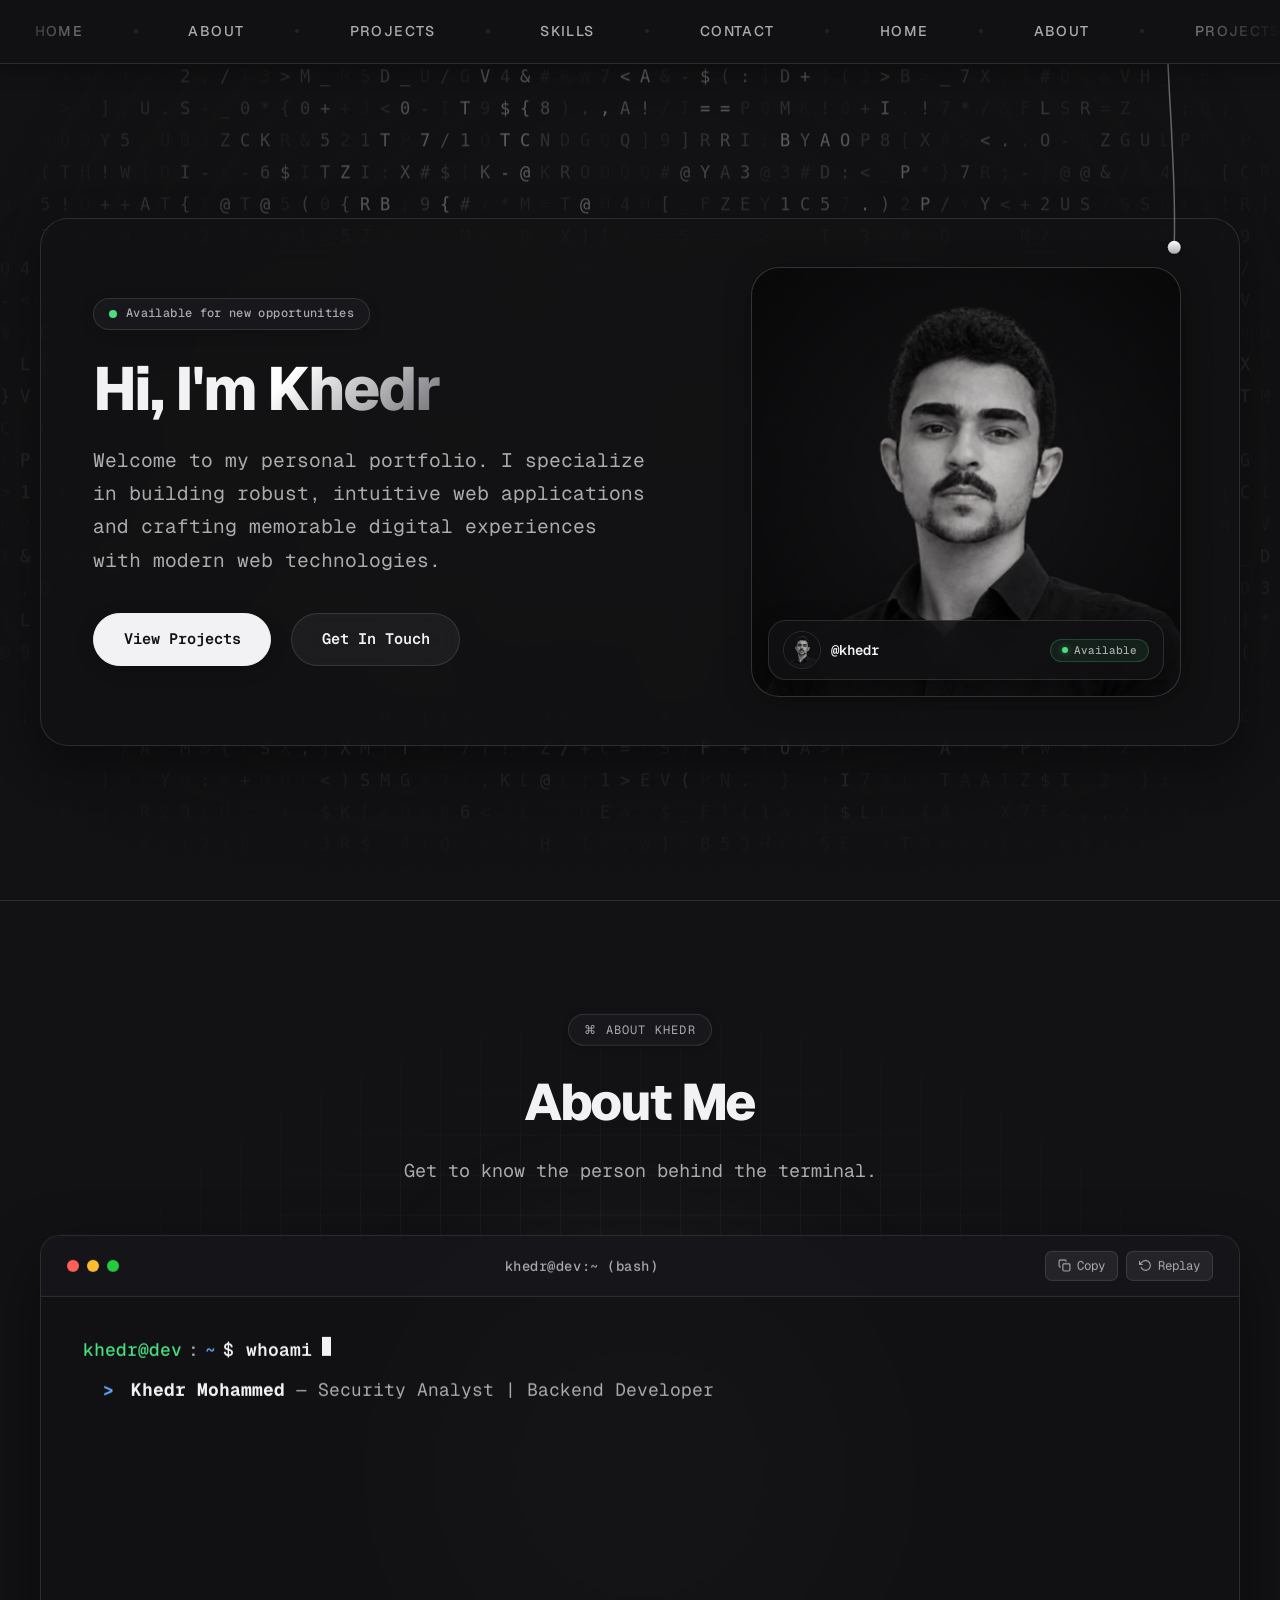
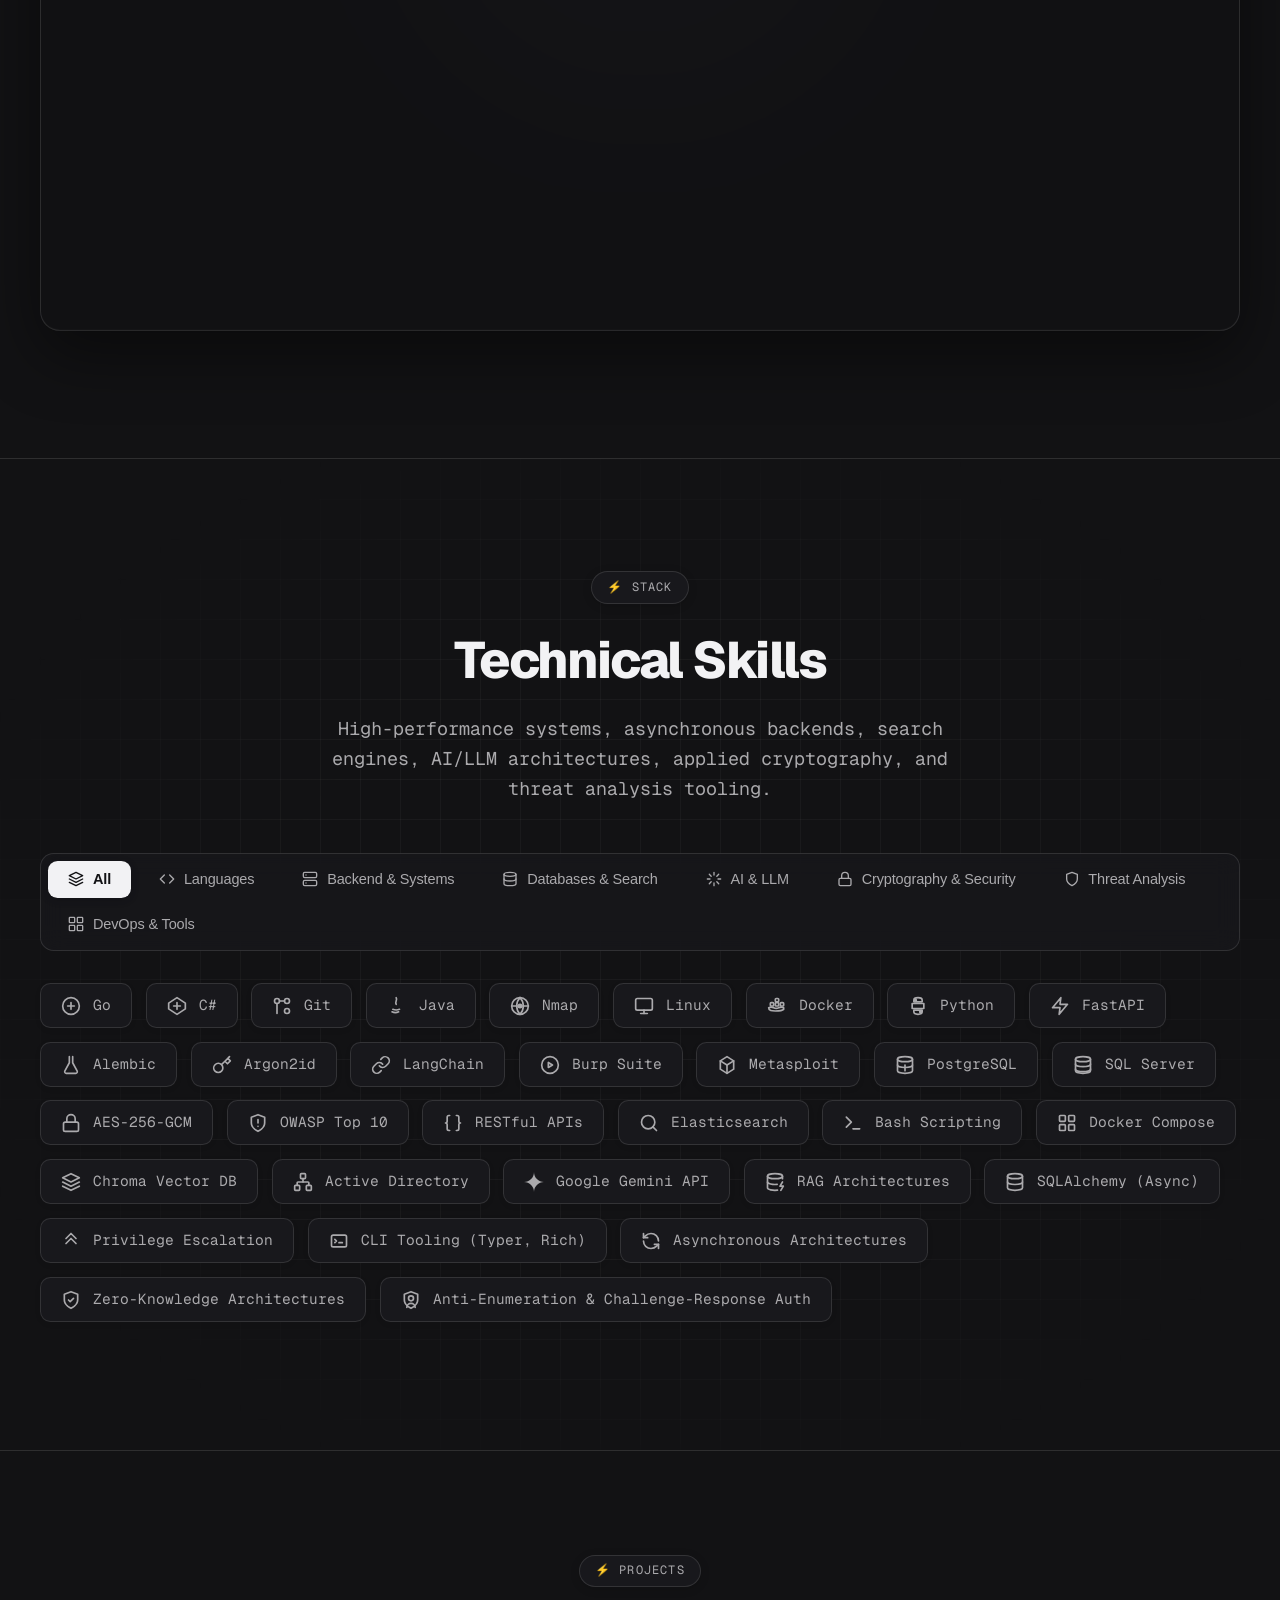
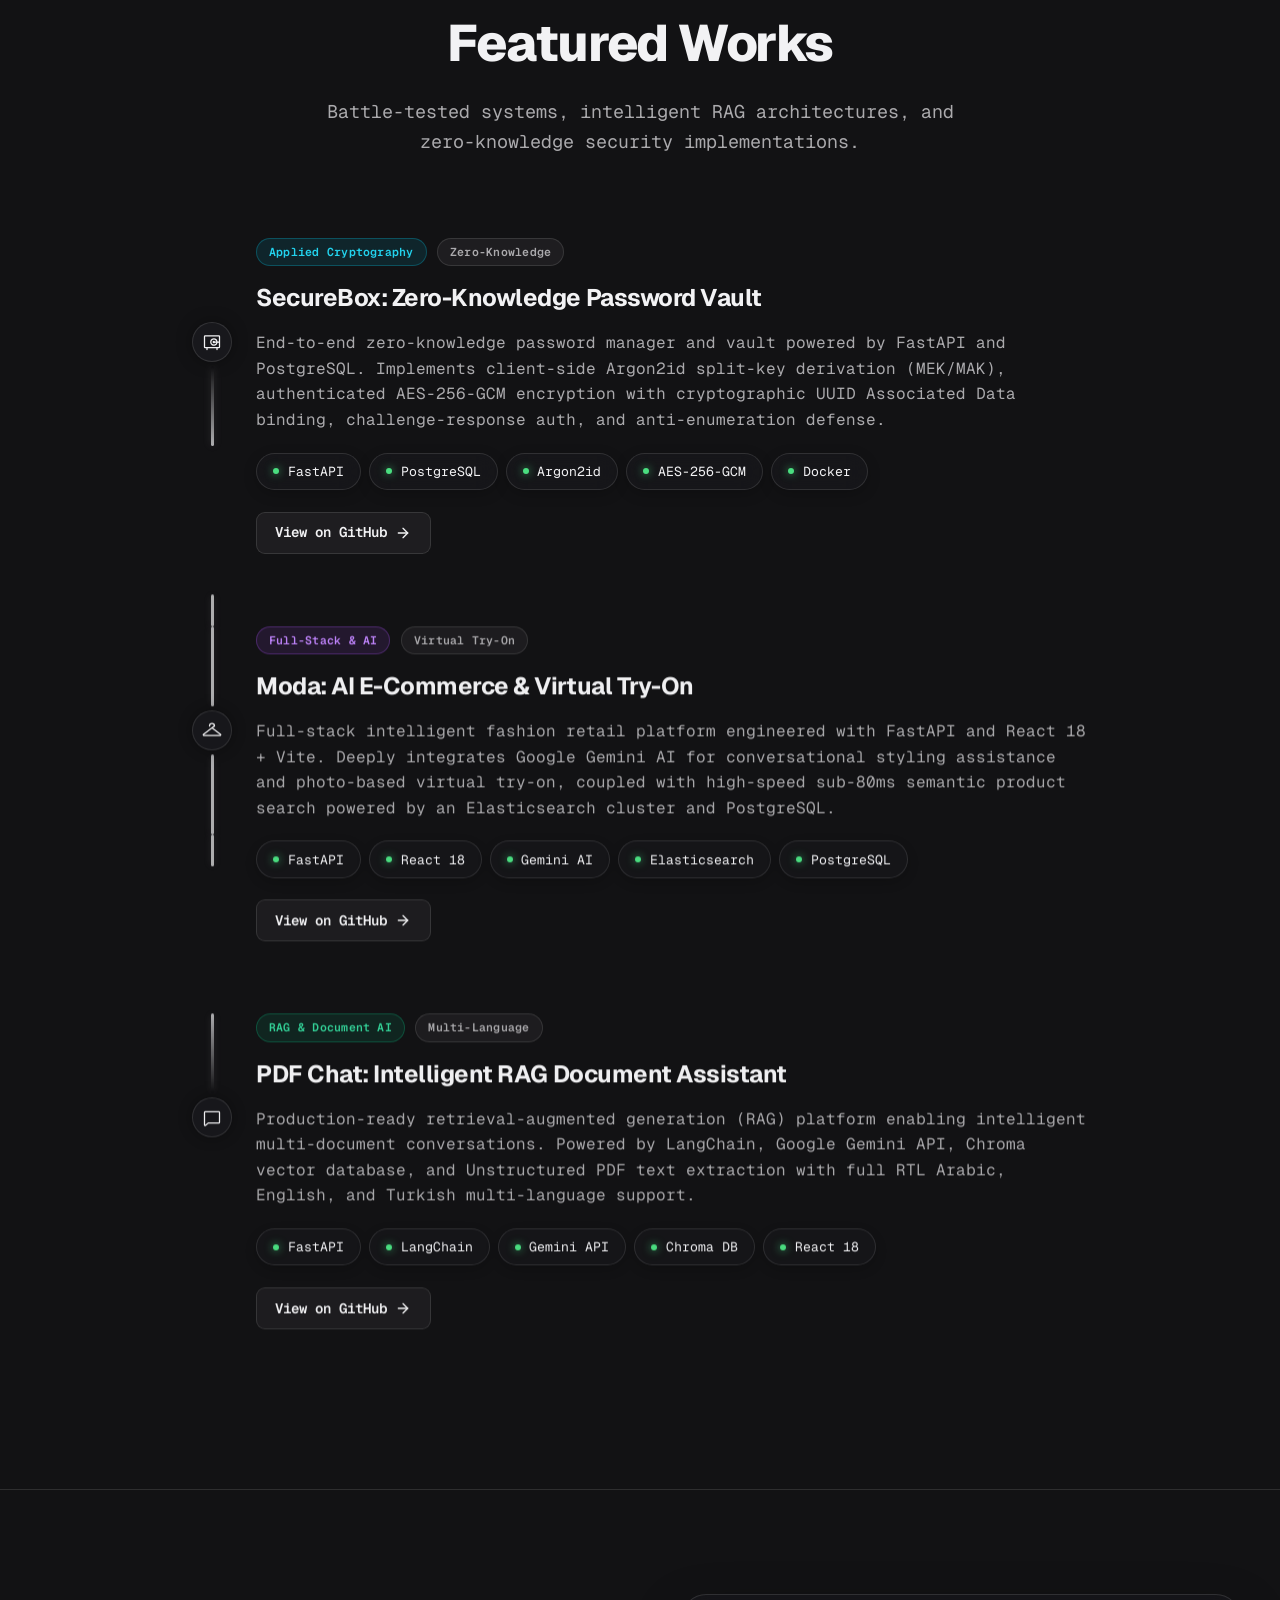
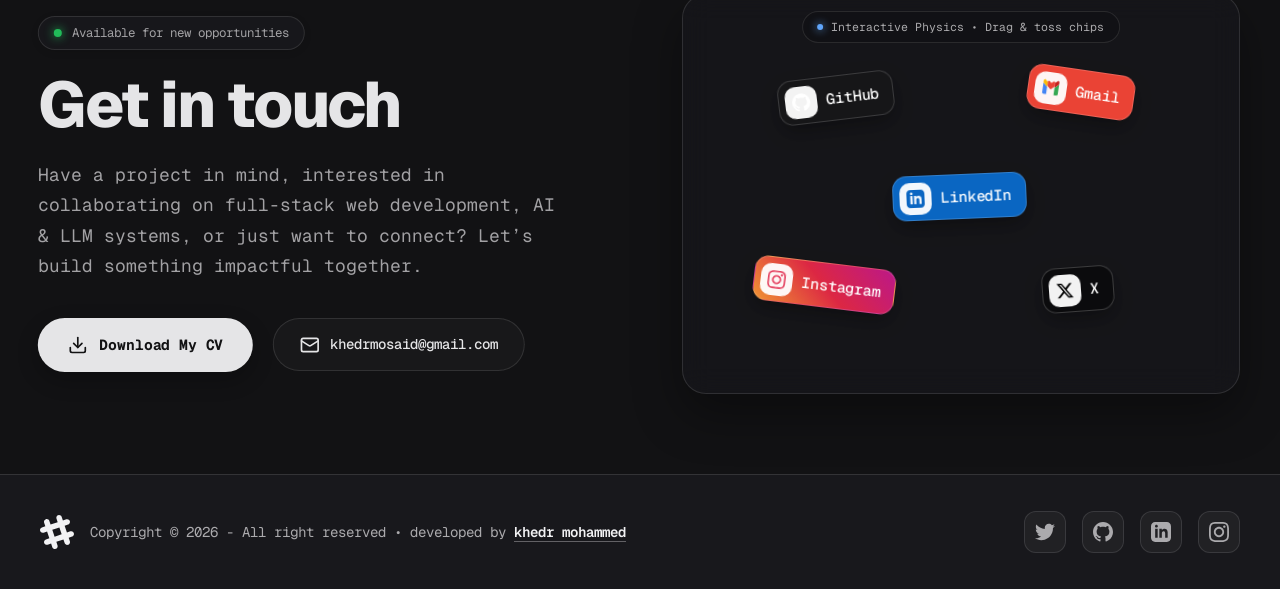
<file: index.html>
<!DOCTYPE html>
<html lang="en">
<head>
  <meta charset="UTF-8">
  <meta name="viewport" content="width=device-width, initial-scale=1.0">
  <meta name="description" content="Software Engineer & Web Developer Portfolio featuring seamless projects, skills, and interactive experiences.">
  <link rel="preconnect" href="https://fonts.googleapis.com">
  <link rel="preconnect" href="https://fonts.gstatic.com" crossorigin>
  <link href="https://fonts.googleapis.com/css2?family=Geist:wght@100..900&family=Geist+Mono:wght@100..900&display=swap" rel="stylesheet">
  <link rel="stylesheet" href="css/style.css">
</head>
<body>

  <!-- Scroll Progress Indicator -->
  <div class="scroll-progress-bar" id="scrollProgressBar"></div>

  <!-- =========================================================================
       Fixed Top Navigation Bar with Continuous Marquee Effect
       ========================================================================= -->
  <header class="navbar-header" id="navbar">
    <nav class="navbar" aria-label="Main Navigation">
      <div class="marquee-wrapper">
        <div class="marquee-track" id="marqueeTrack">
          
          <!-- Primary Group (Accessible to Screen Readers) -->
          <div class="marquee-group">
            <a href="#hero" class="nav-link" id="nav-home-1">Home</a>
            <span class="separator-dot" aria-hidden="true"></span>
            <a href="#about" class="nav-link" id="nav-about-1">About</a>
            <span class="separator-dot" aria-hidden="true"></span>
            <a href="#projects" class="nav-link" id="nav-projects-1">Projects</a>
            <span class="separator-dot" aria-hidden="true"></span>
            <a href="#skills" class="nav-link" id="nav-skills-1">Skills</a>
            <span class="separator-dot" aria-hidden="true"></span>
            <a href="#contact" class="nav-link" id="nav-contact-1">Contact</a>
            <span class="separator-dot" aria-hidden="true"></span>
            <a href="#hero" class="nav-link" id="nav-home-2">Home</a>
            <span class="separator-dot" aria-hidden="true"></span>
            <a href="#about" class="nav-link" id="nav-about-2">About</a>
            <span class="separator-dot" aria-hidden="true"></span>
            <a href="#projects" class="nav-link" id="nav-projects-2">Projects</a>
            <span class="separator-dot" aria-hidden="true"></span>
            <a href="#skills" class="nav-link" id="nav-skills-2">Skills</a>
            <span class="separator-dot" aria-hidden="true"></span>
            <a href="#contact" class="nav-link" id="nav-contact-2">Contact</a>
            <span class="separator-dot" aria-hidden="true"></span>
          </div>

          <!-- Duplicate Group for Seamless Looping (Hidden from Screen Readers) -->
          <div class="marquee-group" aria-hidden="true">
            <a href="#hero" class="nav-link" tabindex="-1">Home</a>
            <span class="separator-dot"></span>
            <a href="#about" class="nav-link" tabindex="-1">About</a>
            <span class="separator-dot"></span>
            <a href="#projects" class="nav-link" tabindex="-1">Projects</a>
            <span class="separator-dot"></span>
            <a href="#skills" class="nav-link" tabindex="-1">Skills</a>
            <span class="separator-dot"></span>
            <a href="#contact" class="nav-link" tabindex="-1">Contact</a>
            <span class="separator-dot"></span>
            <a href="#hero" class="nav-link" tabindex="-1">Home</a>
            <span class="separator-dot"></span>
            <a href="#about" class="nav-link" tabindex="-1">About</a>
            <span class="separator-dot"></span>
            <a href="#projects" class="nav-link" tabindex="-1">Projects</a>
            <span class="separator-dot"></span>
            <a href="#skills" class="nav-link" tabindex="-1">Skills</a>
            <span class="separator-dot"></span>
            <a href="#contact" class="nav-link" tabindex="-1">Contact</a>
            <span class="separator-dot"></span>
          </div>

        </div>
      </div>
    </nav>
  </header>

  <!-- =========================================================================
       PullCord Physics-driven Ceiling Rope Switch (Theme Switcher)
       Inspired by mortspace / FeralUI
       ========================================================================= -->
  <div class="pullcord" id="pullcord">
    <div class="pullcord-inner pullcord-inner--drop">
      <svg class="pullcord-svg" viewBox="0 0 64 340" width="64" height="340" aria-hidden="true">
        <defs>
          <linearGradient id="pc-knob" x1="0" y1="0" x2="0" y2="1">
            <stop offset="0%" stop-color="#ffffff" />
            <stop offset="100%" stop-color="#abaaad" />
          </linearGradient>
          <filter id="pc-knob-sh" x="-70%" y="-70%" width="240%" height="240%">
            <feDropShadow dx="0" dy="1.4" stdDeviation="1.5" flood-color="rgba(0,0,0,0.35)" />
          </filter>
        </defs>
        <!-- Dynamic Verlet rope path -->
        <path class="pullcord-path" d="M 32.0 0.0 Q 32.0 11.0 32.0 22.0 L 32.0 176.0" />
        <!-- Knob SVG visual group -->
        <g class="pullcord-knob-group">
          <g filter="url(#pc-knob-sh)">
            <circle cx="32" cy="176" r="6.5" fill="url(#pc-knob)" stroke="rgba(0,0,0,0.15)" stroke-width="0.5" />
          </g>
        </g>
      </svg>
      <!-- Interactive grab & pull knob button for screen readers & touch/mouse interaction -->
      <button type="button" class="pullcord-knob-btn" aria-label="Pull the cord to toggle theme" aria-pressed="false" title="Pull cord to toggle light/dark theme"></button>
    </div>
  </div>

  <!-- =========================================================================
       Main Content Area
       ========================================================================= -->
  <main class="main-content" id="mainContent">
    
    <!-- Hero Section -->
    <section class="hero-section" id="hero">
      
      <!-- LetterGlitch Background (50% Opacity) -->
      <div class="glitch-bg-container" id="glitchBg" aria-hidden="true">
        <canvas class="glitch-bg-canvas" id="glitchCanvas"></canvas>
        <div class="glitch-outer-vignette"></div>
      </div>

      <!-- SoftAurora Audio-Reactive WebGL Background -->
      <div class="hero-aurora-backdrop" id="heroAurora" aria-hidden="true">
        <canvas id="auroraCanvas"></canvas>
      </div>

      <!-- Hidden Audio Element for Cinematic Mode -->
      <audio id="heroCinematicAudio" preload="auto">
        <source src="assets/audio/cinematic-audio.mp3" type="audio/mpeg">
        <source src="assets/audio/cinematic-audio.webm" type="audio/webm">
        <source src="assets/audio/cinematic-video.webm" type="audio/webm">
      </audio>

      <div class="hero-container">
        
        <!-- Combined Single Hero Element: Intro + Profile -->
        <div class="hero-intro specular-card" id="heroIntro" data-gsap-hero>
          
          <!-- Left: Name & Welcome Message / Kinetic Subtitles -->
          <div class="hero-content">
            <div class="hero-static-content" id="heroStaticContent">
              <div class="hero-badge">
                <span class="status-pulse"></span>
                <span>Available for new opportunities</span>
              </div>

              <h1 class="hero-title">
                Hi, I'm <span class="gradient-text">Khedr</span>
              </h1>

              <p class="hero-welcome">
                Welcome to my personal portfolio. I specialize in building robust, intuitive web applications and crafting memorable digital experiences with modern web technologies.
              </p>

              <div class="hero-actions">
                <a href="#projects" class="btn btn-primary">View Projects</a>
                <a href="#contact" class="btn btn-secondary">Get In Touch</a>
              </div>
            </div>

            <!-- Kinetic Subtitles Container (Cinematic Mode) -->
            <div class="hero-kinetic-subtitles" id="heroKineticSubtitles" aria-live="polite" aria-atomic="true">
              <div class="cinematic-indicator">
                <span class="cinematic-sound-wave"></span>
                <span>CINEMATIC AUDIO EXPERIENCE</span>
              </div>
              <div class="kinetic-text-wrapper" id="kineticTextWrapper"></div>
            </div>
          </div>

          <!-- Right: ProfileCard Component with Uploaded Photo -->
          <div class="hero-profile">
            <div class="pc-card-wrapper" id="profileCard">
              <!-- Glow effect following pointer behind the card -->
              <div class="pc-behind"></div>

              <div class="pc-card-shell">
                <section class="pc-card">
                  <div class="pc-inside">
                    
                    <!-- Avatar Image Content (1:1 Ratio Matched to Photo) -->
                    <div class="pc-avatar-content">
                      <img 
                        class="avatar" 
                        src="assets/images/user_photo.jpg" 
                        alt="Khedr Portrait Photo" 
                        loading="eager"
                      />
                    </div>

                    <!-- Glass glare reflection -->
                    <div class="pc-glare"></div>

                    <!-- Play Trigger Button Overlay (Positioned above glare with pointer-events) -->
                    <button type="button" class="pc-play-btn-overlay" id="pcPlayBtn" aria-label="Play cinematic audio experience">
                      <span class="pc-play-pulse-ring"></span>
                      <div class="pc-play-btn-inner">
                        <svg viewBox="0 0 24 24" fill="currentColor" class="pc-play-icon">
                          <path d="M8 5.14v13.72a1 1 0 0 0 1.5.86l11-6.86a1 1 0 0 0 0-1.72l-11-6.86A1 1 0 0 0 8 5.14z"/>
                        </svg>
                      </div>
                      <span class="pc-play-label">Experience</span>
                    </button>

                    <!-- Frosted glass user details banner -->
                    <div class="pc-user-info">
                      <div class="pc-user-details">
                        <div class="pc-mini-avatar">
                          <img src="assets/images/user_photo.jpg" alt="Mini Avatar" />
                        </div>
                          <div class="pc-user-text">
                            <div class="pc-handle">@khedr</div>
                          </div>
                        </div>
                        <div class="pc-status">Available</div>
                      </div>
                    </div>

                  </div>
                </section>
              </div>
            </div>
          </div>

        </div>

      </div>
    </section>

    <!-- =======================================================================
         About Section: Parallax Layers + Magic UI Interactive Terminal
         ======================================================================= -->
    <section class="about-section" id="about">
      <div class="parallax-container" id="aboutParallax">
        
        <!-- Parallax Layer 1 (Depth 0.15): Ambient Glow & Cyber Grid -->
        <div class="parallax-layer" data-depth="0.15" aria-hidden="true">
          <div class="about-ambient-glow"></div>
          <div class="about-grid-pattern"></div>
        </div>

        <!-- Parallax Main Layer (Depth 0.08): Section Header + Magic UI Terminal -->
        <div class="parallax-layer parallax-main-layer" data-depth="0.08">
          <div class="about-container">
            
            <!-- Section Header -->
            <div class="section-header" data-gsap-reveal>
              <div class="section-tag">
                <span class="tag-icon">⌘</span>
                <span>ABOUT KHEDR</span>
              </div>
              <h2 class="section-title">About Me</h2>
              <p class="section-subtitle">Get to know the person behind the terminal.</p>
            </div>

            <!-- Magic UI Interactive Terminal Window (with GSAP reveal) -->
            <div class="terminal-window specular-card" id="terminalWindow" data-gsap-reveal>
              
              <!-- Terminal Header Bar with Mac Dots & Quick Actions -->
              <div class="terminal-header">
                <div class="terminal-dots" aria-hidden="true">
                  <span class="dot dot-close"></span>
                  <span class="dot dot-minimize"></span>
                  <span class="dot dot-expand"></span>
                </div>
                <div class="terminal-title">khedr@dev:~ (bash)</div>
                <div class="terminal-actions">
                  <button type="button" class="term-btn" id="termCopyBtn" title="Copy Output" aria-label="Copy terminal text">
                    <svg width="13" height="13" viewBox="0 0 24 24" fill="none" stroke="currentColor" stroke-width="2"><rect x="9" y="9" width="13" height="13" rx="2" ry="2"></rect><path d="M5 15H4a2 2 0 0 1-2-2V4a2 2 0 0 1 2-2h9a2 2 0 0 1 2 2v1"></path></svg>
                    <span id="termCopyText">Copy</span>
                  </button>
                  <button type="button" class="term-btn" id="termReplayBtn" title="Replay Animation" aria-label="Replay terminal typing animation">
                    <svg width="13" height="13" viewBox="0 0 24 24" fill="none" stroke="currentColor" stroke-width="2"><polyline points="1 4 1 10 7 10"></polyline><path d="M3.51 15a9 9 0 1 0 2.13-9.36L1 10"></path></svg>
                    <span>Replay</span>
                  </button>
                </div>
              </div>

              <!-- Terminal Body Content -->
              <div class="terminal-body" id="terminalBody">
                
                <!-- Command 1: whoami -->
                <div class="terminal-block" id="termBlock1">
                  <div class="terminal-prompt-line">
                    <span class="prompt-user">khedr@dev</span><span class="prompt-sep">:</span><span class="prompt-path">~</span><span class="prompt-dollar">$</span>
                    <span class="typed-command" id="cmdWhoami"></span>
                  </div>
                  <div class="terminal-output" id="outWhoami">
                    <span class="output-prefix">&gt;</span> <span class="highlight-name">Khedr Mohammed</span> — Security Analyst | Backend Developer
                  </div>
                </div>

                <!-- Command 2: cat about.txt -->
                <div class="terminal-block term-hidden" id="termBlock2">
                  <div class="terminal-prompt-line">
                    <span class="prompt-user">khedr@dev</span><span class="prompt-sep">:</span><span class="prompt-path">~</span><span class="prompt-dollar">$</span>
                    <span class="typed-command" id="cmdCat"></span>
                  </div>
                  <div class="terminal-output terminal-bio-text" id="outCat">
                    <p>
                      Computer Engineering graduate candidate with a dual focus on 
                      <span class="term-keyword">Cybersecurity/Network Analysis</span> and 
                      <span class="term-keyword">Secure Backend Development</span>. Proficient in vulnerability assessment, 
                      <span class="term-highlight">OWASP Top 10 mitigation</span>, and network inspection using tools like 
                      <span class="term-code">Burp Suite</span>, <span class="term-code">Nmap</span>, and <span class="term-code">Metasploit</span>.
                    </p>
                    <p>
                      Experienced in designing scalable, secure backend systems and databases utilizing 
                      <span class="term-keyword">Python, FastAPI, PostgreSQL, Elasticsearch, and Docker</span>, 
                      with a strong background in <span class="term-highlight">Zero-Knowledge architectures</span> and 
                      authenticated cryptography (<span class="term-code">AES-256-GCM, Argon2id</span>). Aimed at bridging analytical threat detection with secure-by-default software engineering.
                    </p>
                  </div>
                </div>

                <!-- Command 3: echo $PASSION -->
                <div class="terminal-block term-hidden" id="termBlock3">
                  <div class="terminal-prompt-line">
                    <span class="prompt-user">khedr@dev</span><span class="prompt-sep">:</span><span class="prompt-path">~</span><span class="prompt-dollar">$</span>
                    <span class="typed-command" id="cmdEcho"></span>
                  </div>
                  <div class="terminal-output terminal-passion" id="outEcho">
                    <span class="output-prefix">&gt;</span> <span class="passion-quote">"Building resilient systems and writing code that is secure by default."</span>
                  </div>
                </div>

                <!-- Active prompt with blinking cursor -->
                <div class="terminal-prompt-line term-active-prompt term-hidden" id="termActivePrompt">
                  <span class="prompt-user">khedr@dev</span><span class="prompt-sep">:</span><span class="prompt-path">~</span><span class="prompt-dollar">$</span>
                  <span class="term-cursor" aria-hidden="true"></span>
                </div>

              </div>
            </div>

          </div>
        </div>

      </div>
    </section>

    <!-- =======================================================================
         Technical Skills Section
         ======================================================================= -->
    <section class="skills-section" id="skills">
      <!-- Cyber Grid Background Pattern -->
      <div class="about-grid-pattern" data-relingo-block="true"></div>

      <div class="skills-container">
        
        <!-- Section Header -->
        <div class="section-header" data-gsap-reveal>
          <div class="section-tag">
            <span class="tag-icon">⚡</span>
            <span>STACK</span>
          </div>
          <h2 class="section-title">Technical Skills</h2>
          <p class="section-subtitle">High-performance systems, asynchronous backends, search engines, AI/LLM architectures, applied cryptography, and threat analysis tooling.</p>
        </div>

        <!-- Modern Interactive Stack Component (Enlarged & Borderless) -->
        <div class="relative mx-auto w-full max-w-[1200px]" id="stackInteractiveContainer">
          
          <!-- Segmented Filter Tabs -->
          <div class="stack-tabs-bar" role="tablist" aria-label="Tech Stack Categories">
            
            <button type="button" data-tab="all" role="tab" aria-selected="true" class="stack-tab-btn cursor-pointer">
              <div class="stack-tab-indicator"></div>
              <span class="stack-tab-label font-semibold text-[var(--bg)]">
                <svg width="16" height="16" viewBox="0 0 24 24" fill="none" stroke="currentColor" stroke-width="2" stroke-linecap="round" stroke-linejoin="round"><polygon points="12 2 2 7 12 12 22 7 12 2"/><polyline points="2 17 12 22 22 17"/><polyline points="2 12 12 17 22 12"/></svg>
                All
              </span>
            </button>

            <button type="button" data-tab="languages" role="tab" aria-selected="false" class="stack-tab-btn cursor-pointer">
              <span class="stack-tab-label text-[var(--muted)]">
                <svg width="16" height="16" viewBox="0 0 24 24" fill="none" stroke="currentColor" stroke-width="2" stroke-linecap="round" stroke-linejoin="round"><polyline points="16 18 22 12 16 6"/><polyline points="8 6 2 12 8 18"/></svg>
                Languages
              </span>
            </button>

            <button type="button" data-tab="backend" role="tab" aria-selected="false" class="stack-tab-btn cursor-pointer">
              <span class="stack-tab-label text-[var(--muted)]">
                <svg width="16" height="16" viewBox="0 0 24 24" fill="none" stroke="currentColor" stroke-width="2" stroke-linecap="round" stroke-linejoin="round"><rect width="20" height="8" x="2" y="2" rx="2"/><rect width="20" height="8" x="2" y="14" rx="2"/><line x1="6" x2="6.01" y1="6" y2="6"/><line x1="6" x2="6.01" y1="18" y2="18"/></svg>
                Backend &amp; Systems
              </span>
            </button>

            <button type="button" data-tab="databases" role="tab" aria-selected="false" class="stack-tab-btn cursor-pointer">
              <span class="stack-tab-label text-[var(--muted)]">
                <svg width="16" height="16" viewBox="0 0 24 24" fill="none" stroke="currentColor" stroke-width="2" stroke-linecap="round" stroke-linejoin="round"><ellipse cx="12" cy="5" rx="9" ry="3"/><path d="M3 5v14a9 3 0 0 0 18 0V5"/><path d="M3 12a9 3 0 0 0 18 0"/></svg>
                Databases &amp; Search
              </span>
            </button>

            <button type="button" data-tab="ai" role="tab" aria-selected="false" class="stack-tab-btn cursor-pointer">
              <span class="stack-tab-label text-[var(--muted)]">
                <svg width="16" height="16" viewBox="0 0 24 24" fill="none" stroke="currentColor" stroke-width="2" stroke-linecap="round" stroke-linejoin="round"><path d="M12 2v4m0 12v4M4.93 4.93l2.83 2.83m8.48 8.48l2.83 2.83M2 12h4m12 0h4M4.93 19.07l2.83-2.83m8.48-8.48l2.83-2.83"/></svg>
                AI &amp; LLM
              </span>
            </button>

            <button type="button" data-tab="crypto" role="tab" aria-selected="false" class="stack-tab-btn cursor-pointer">
              <span class="stack-tab-label text-[var(--muted)]">
                <svg width="16" height="16" viewBox="0 0 24 24" fill="none" stroke="currentColor" stroke-width="2" stroke-linecap="round" stroke-linejoin="round"><rect width="18" height="11" x="3" y="11" rx="2" ry="2"/><path d="M7 11V7a5 5 0 0 1 10 0v4"/></svg>
                Cryptography &amp; Security
              </span>
            </button>

            <button type="button" data-tab="cybersecurity" role="tab" aria-selected="false" class="stack-tab-btn cursor-pointer">
              <span class="stack-tab-label text-[var(--muted)]">
                <svg width="16" height="16" viewBox="0 0 24 24" fill="none" stroke="currentColor" stroke-width="2" stroke-linecap="round" stroke-linejoin="round"><path d="M12 22s8-4 8-10V5l-8-3-8 3v7c0 6 8 10 8 10z"/></svg>
                Threat Analysis
              </span>
            </button>

            <button type="button" data-tab="devops" role="tab" aria-selected="false" class="stack-tab-btn cursor-pointer">
              <span class="stack-tab-label text-[var(--muted)]">
                <svg width="16" height="16" viewBox="0 0 24 24" fill="none" stroke="currentColor" stroke-width="2" stroke-linecap="round" stroke-linejoin="round"><rect width="8" height="8" x="2" y="2" rx="1"/><rect width="8" height="8" x="14" y="2" rx="1"/><rect width="8" height="8" x="14" y="14" rx="1"/><rect width="8" height="8" x="2" y="14" rx="1"/></svg>
                DevOps &amp; Tools
              </span>
            </button>

          </div>

          <!-- Stack Chips Container -->
          <!-- Stack Chips Container (Ordered Smallest First) -->
          <div class="mt-7 flex flex-wrap gap-3" id="stackChipsContainer">
            
            <!-- 1. Go (2 chars) -->
            <span data-category="languages" class="stack-chip group">
              <svg width="20" height="20" viewBox="0 0 24 24" fill="none" stroke="currentColor" stroke-width="2" stroke-linecap="round" stroke-linejoin="round" class="group-hover:brightness-110"><circle cx="12" cy="12" r="10"/><path d="M8 12h8"/><path d="M12 8v8"/></svg>
              Go
            </span>

            <!-- 2. C# (2 chars) -->
            <span data-category="languages" class="stack-chip group">
              <svg width="20" height="20" viewBox="0 0 24 24" fill="none" stroke="currentColor" stroke-width="2" stroke-linecap="round" stroke-linejoin="round" class="group-hover:brightness-110"><polygon points="12 2 22 8.5 22 15.5 12 22 2 15.5 2 8.5 12 2"/><line x1="12" y1="8" x2="12" y2="16"/><line x1="8" y1="12" x2="16" y2="12"/></svg>
              C#
            </span>

            <!-- 3. Git (3 chars) -->
            <span data-category="devops" class="stack-chip group">
              <svg width="20" height="20" viewBox="0 0 24 24" fill="none" stroke="currentColor" stroke-width="2" stroke-linecap="round" stroke-linejoin="round" class="group-hover:brightness-110"><circle cx="18" cy="18" r="3"/><circle cx="6" cy="6" r="3"/><circle cx="18" cy="6" r="3"/><path d="M6 9v12"/><path d="M9 6h6"/></svg>
              Git
            </span>

            <!-- 4. Java (4 chars) -->
            <span data-category="languages" class="stack-chip group">
              <svg width="20" height="20" viewBox="0 0 24 24" fill="none" stroke="currentColor" stroke-width="2" stroke-linecap="round" stroke-linejoin="round" class="group-hover:brightness-110"><path d="M6 19c2 1 6 1 8 0"/><path d="M7 16c2.5 1 5.5 1 8 0"/><path d="M11 2c2 3-2 5 0 8"/></svg>
              Java
            </span>

            <!-- 5. Nmap (4 chars) -->
            <span data-category="cybersecurity" class="stack-chip group">
              <svg width="20" height="20" viewBox="0 0 24 24" fill="none" stroke="currentColor" stroke-width="2" stroke-linecap="round" stroke-linejoin="round" class="group-hover:brightness-110"><circle cx="12" cy="12" r="10"/><path d="M12 2a14.5 14.5 0 0 0 0 20 14.5 14.5 0 0 0 0-20"/><path d="M2 12h20"/><circle cx="12" cy="12" r="2" fill="currentColor"/></svg>
              Nmap
            </span>

            <!-- 6. Linux (5 chars) -->
            <span data-category="devops" class="stack-chip group">
              <svg width="20" height="20" viewBox="0 0 24 24" fill="none" stroke="currentColor" stroke-width="2" stroke-linecap="round" stroke-linejoin="round" class="group-hover:brightness-110"><rect width="20" height="14" x="2" y="3" rx="2"/><line x1="8" y1="21" x2="16" y2="21"/><line x1="12" y1="17" x2="12" y2="21"/></svg>
              Linux
            </span>

            <!-- 7. Docker (6 chars) -->
            <span data-category="devops" class="stack-chip group">
              <svg width="20" height="20" viewBox="0 0 24 24" fill="none" stroke="currentColor" stroke-width="2" stroke-linecap="round" stroke-linejoin="round" class="group-hover:brightness-110"><rect width="4" height="4" x="4" y="8" rx="1"/><rect width="4" height="4" x="10" y="8" rx="1"/><rect width="4" height="4" x="16" y="8" rx="1"/><rect width="4" height="4" x="10" y="3" rx="1"/><path d="M2 14c2-1 4-1 6 0s4 1 6 0 4-1 6 0v2c-2 2-6 2-10 2s-8 0-8-4z"/></svg>
              Docker
            </span>

            <!-- 8. Python (6 chars) -->
            <span data-category="languages" class="stack-chip group">
              <svg width="20" height="20" viewBox="0 0 24 24" fill="none" stroke="currentColor" stroke-width="2" stroke-linecap="round" stroke-linejoin="round" class="group-hover:brightness-110"><path d="M12 2c5 0 5 3 5 3v2H7V5s0-3 5-3z"/><path d="M12 22c-5 0-5-3-5-3v-2h10v2s0 3-5 3z"/><path d="M5 9h14v6H5z"/><circle cx="9" cy="5" r="1" fill="currentColor"/><circle cx="15" cy="19" r="1" fill="currentColor"/></svg>
              Python
            </span>

            <!-- 9. FastAPI (7 chars) -->
            <span data-category="backend" class="stack-chip group">
              <svg width="20" height="20" viewBox="0 0 24 24" fill="none" stroke="currentColor" stroke-width="2" stroke-linecap="round" stroke-linejoin="round" class="group-hover:brightness-110"><polygon points="13 2 3 14 12 14 11 22 21 10 12 10 13 2"/></svg>
              FastAPI
            </span>

            <!-- 10. Alembic (7 chars) -->
            <span data-category="databases" class="stack-chip group">
              <svg width="20" height="20" viewBox="0 0 24 24" fill="none" stroke="currentColor" stroke-width="2" stroke-linecap="round" stroke-linejoin="round" class="group-hover:brightness-110"><path d="M10 2v7.31L4.54 19.34A2 2 0 0 0 6.27 22h11.46a2 2 0 0 0 1.73-2.66L14 9.31V2"/></svg>
              Alembic
            </span>

            <!-- 11. Argon2id (8 chars) -->
            <span data-category="crypto" class="stack-chip group">
              <svg width="20" height="20" viewBox="0 0 24 24" fill="none" stroke="currentColor" stroke-width="2" stroke-linecap="round" stroke-linejoin="round" class="group-hover:brightness-110"><path d="m21 2-2 2m-7.61 7.61a5.5 5.5 0 1 1-7.778 7.778 5.5 5.5 0 0 1 7.777-7.777zm0 0L15.5 7.5m0 0 3 3L22 7l-3-3m-3.5 3.5L19 4"/></svg>
              Argon2id
            </span>

            <!-- 12. LangChain (9 chars) -->
            <span data-category="ai" class="stack-chip group">
              <svg width="20" height="20" viewBox="0 0 24 24" fill="none" stroke="currentColor" stroke-width="2" stroke-linecap="round" stroke-linejoin="round" class="group-hover:brightness-110"><path d="M10 13a5 5 0 0 0 7.54.54l3-3a5 5 0 0 0-7.07-7.07l-1.72 1.71"/><path d="M14 11a5 5 0 0 0-7.54-.54l-3 3a5 5 0 0 0 7.07 7.07l1.71-1.71"/></svg>
              LangChain
            </span>

            <!-- 13. Burp Suite (10 chars) -->
            <span data-category="cybersecurity" class="stack-chip group">
              <svg width="20" height="20" viewBox="0 0 24 24" fill="none" stroke="currentColor" stroke-width="2" stroke-linecap="round" stroke-linejoin="round" class="group-hover:brightness-110"><circle cx="12" cy="12" r="10"/><path d="m10 15 5-3-5-3v6Z"/></svg>
              Burp Suite
            </span>

            <!-- 14. Metasploit (10 chars) -->
            <span data-category="cybersecurity" class="stack-chip group">
              <svg width="20" height="20" viewBox="0 0 24 24" fill="none" stroke="currentColor" stroke-width="2" stroke-linecap="round" stroke-linejoin="round" class="group-hover:brightness-110"><path d="m12 2l8 5v10l-8 5-8-5V7l8-5z"/><path d="M12 22V12"/><path d="m20 7-8 5-8-5"/></svg>
              Metasploit
            </span>

            <!-- 15. PostgreSQL (10 chars) -->
            <span data-category="databases" class="stack-chip group">
              <svg width="20" height="20" viewBox="0 0 24 24" fill="none" stroke="currentColor" stroke-width="2" stroke-linecap="round" stroke-linejoin="round" class="group-hover:brightness-110"><ellipse cx="12" cy="5" rx="9" ry="3"/><path d="M3 5v14a9 3 0 0 0 18 0V5"/><path d="M3 12a9 3 0 0 0 18 0"/><path d="M12 12v7"/></svg>
              PostgreSQL
            </span>

            <!-- 16. SQL Server (10 chars) -->
            <span data-category="databases" class="stack-chip group">
              <svg width="20" height="20" viewBox="0 0 24 24" fill="none" stroke="currentColor" stroke-width="2" stroke-linecap="round" stroke-linejoin="round" class="group-hover:brightness-110"><ellipse cx="12" cy="5" rx="9" ry="3"/><path d="M3 5v6a9 3 0 0 0 18 0V5"/><path d="M3 11v6a9 3 0 0 0 18 0v-6"/><path d="M3 17v2a9 3 0 0 0 18 0v-2"/></svg>
              SQL Server
            </span>

            <!-- 17. AES-256-GCM (11 chars) -->
            <span data-category="crypto" class="stack-chip group">
              <svg width="20" height="20" viewBox="0 0 24 24" fill="none" stroke="currentColor" stroke-width="2" stroke-linecap="round" stroke-linejoin="round" class="group-hover:brightness-110"><rect width="18" height="11" x="3" y="11" rx="2" ry="2"/><path d="M7 11V7a5 5 0 0 1 10 0v4"/></svg>
              AES-256-GCM
            </span>

            <!-- 18. OWASP Top 10 (12 chars) -->
            <span data-category="cybersecurity" class="stack-chip group">
              <svg width="20" height="20" viewBox="0 0 24 24" fill="none" stroke="currentColor" stroke-width="2" stroke-linecap="round" stroke-linejoin="round" class="group-hover:brightness-110"><path d="M12 22s8-4 8-10V5l-8-3-8 3v7c0 6 8 10 8 10z"/><line x1="12" y1="8" x2="12" y2="12"/><line x1="12" y1="16" x2="12.01" y2="16"/></svg>
              OWASP Top 10
            </span>

            <!-- 19. RESTful APIs (12 chars) -->
            <span data-category="backend" class="stack-chip group">
              <svg width="20" height="20" viewBox="0 0 24 24" fill="none" stroke="currentColor" stroke-width="2" stroke-linecap="round" stroke-linejoin="round" class="group-hover:brightness-110"><path d="M8 3H7a2 2 0 0 0-2 2v5a2 2 0 0 1-2 2a2 2 0 0 1 2 2v5c0 1.1.9 2 2 2h1m8 0h1a2 2 0 0 0 2-2v-5c0-1.1.9-2 2-2a2 2 0 0 1-2-2V5a2 2 0 0 0-2-2h-1"/></svg>
              RESTful APIs
            </span>

            <!-- 20. Elasticsearch (13 chars) -->
            <span data-category="databases" class="stack-chip group">
              <svg width="20" height="20" viewBox="0 0 24 24" fill="none" stroke="currentColor" stroke-width="2" stroke-linecap="round" stroke-linejoin="round" class="group-hover:brightness-110"><circle cx="11" cy="11" r="8"/><line x1="21" y1="21" x2="16.65" y2="16.65"/></svg>
              Elasticsearch
            </span>

            <!-- 21. Bash Scripting (14 chars) -->
            <span data-category="devops" class="stack-chip group">
              <svg width="20" height="20" viewBox="0 0 24 24" fill="none" stroke="currentColor" stroke-width="2" stroke-linecap="round" stroke-linejoin="round" class="group-hover:brightness-110"><polyline points="4 17 10 11 4 5"/><line x1="12" y1="19" x2="20" y2="19"/></svg>
              Bash Scripting
            </span>

            <!-- 22. Docker Compose (14 chars) -->
            <span data-category="devops" class="stack-chip group">
              <svg width="20" height="20" viewBox="0 0 24 24" fill="none" stroke="currentColor" stroke-width="2" stroke-linecap="round" stroke-linejoin="round" class="group-hover:brightness-110"><rect width="7" height="7" x="3" y="3" rx="1"/><rect width="7" height="7" x="14" y="3" rx="1"/><rect width="7" height="7" x="14" y="14" rx="1"/><rect width="7" height="7" x="3" y="14" rx="1"/></svg>
              Docker Compose
            </span>

            <!-- 23. Chroma Vector DB (16 chars) -->
            <span data-category="databases" class="stack-chip group">
              <svg width="20" height="20" viewBox="0 0 24 24" fill="none" stroke="currentColor" stroke-width="2" stroke-linecap="round" stroke-linejoin="round" class="group-hover:brightness-110"><path d="M12 2L2 7l10 5 10-5-10-5zM2 17l10 5 10-5M2 12l10 5 10-5"/></svg>
              Chroma Vector DB
            </span>

            <!-- 24. Active Directory (16 chars) -->
            <span data-category="cybersecurity" class="stack-chip group">
              <svg width="20" height="20" viewBox="0 0 24 24" fill="none" stroke="currentColor" stroke-width="2" stroke-linecap="round" stroke-linejoin="round" class="group-hover:brightness-110"><rect width="6" height="6" x="9" y="2" rx="1"/><rect width="6" height="6" x="2" y="16" rx="1"/><rect width="6" height="6" x="16" y="16" rx="1"/><path d="M5 16v-3a1 1 0 0 1 1-1h12a1 1 0 0 1 1 1v3"/><path d="M12 8v4"/></svg>
              Active Directory
            </span>

            <!-- 25. Google Gemini API (17 chars) -->
            <span data-category="ai" class="stack-chip group">
              <svg width="20" height="20" viewBox="0 0 24 24" fill="currentColor" class="group-hover:brightness-110"><path d="M11.04 19.32Q12 21.51 12 24q0-2.49.93-4.68q.96-2.19 2.58-3.81t3.81-2.55Q21.51 12 24 12q-2.49 0-4.68-.93a12.3 12.3 0 0 1-3.81-2.58a12.3 12.3 0 0 1-2.58-3.81Q12 2.49 12 0q0 2.49-.96 4.68q-.93 2.19-2.55 3.81a12.3 12.3 0 0 1-3.81 2.58Q2.49 12 0 12q2.49 0 4.68.96q2.19.93 3.81 2.55t2.55 3.81"/></svg>
              Google Gemini API
            </span>

            <!-- 26. RAG Architectures (17 chars) -->
            <span data-category="ai" class="stack-chip group">
              <svg width="20" height="20" viewBox="0 0 24 24" fill="none" stroke="currentColor" stroke-width="2" stroke-linecap="round" stroke-linejoin="round" class="group-hover:brightness-110"><ellipse cx="12" cy="5" rx="9" ry="3"/><path d="M3 5v14a9 3 0 0 0 12 2.84M21 5v3m0 4l-3 5h4l-3 5"/><path d="M3 12a9 3 0 0 0 11.59 2.87"/></svg>
              RAG Architectures
            </span>

            <!-- 27. SQLAlchemy (Async) (18 chars) -->
            <span data-category="databases" class="stack-chip group">
              <svg width="20" height="20" viewBox="0 0 24 24" fill="none" stroke="currentColor" stroke-width="2" stroke-linecap="round" stroke-linejoin="round" class="group-hover:brightness-110"><ellipse cx="12" cy="5" rx="9" ry="3"/><path d="M3 5v14a9 3 0 0 0 18 0V5"/><path d="M3 12a9 3 0 0 0 18 0"/></svg>
              SQLAlchemy (Async)
            </span>

            <!-- 28. Privilege Escalation (20 chars) -->
            <span data-category="cybersecurity" class="stack-chip group">
              <svg width="20" height="20" viewBox="0 0 24 24" fill="none" stroke="currentColor" stroke-width="2" stroke-linecap="round" stroke-linejoin="round" class="group-hover:brightness-110"><polyline points="18 15 12 9 6 15"/><polyline points="18 9 12 3 6 9"/></svg>
              Privilege Escalation
            </span>

            <!-- 29. CLI Tooling (Typer, Rich) (26 chars) -->
            <span data-category="backend" class="stack-chip group">
              <svg width="20" height="20" viewBox="0 0 24 24" fill="none" stroke="currentColor" stroke-width="2" stroke-linecap="round" stroke-linejoin="round" class="group-hover:brightness-110"><rect width="18" height="14" x="3" y="5" rx="2"/><polyline points="7 10 9 12 7 14"/><line x1="12" y1="14" x2="16" y2="14"/></svg>
              CLI Tooling (Typer, Rich)
            </span>

            <!-- 30. Asynchronous Architectures (27 chars) -->
            <span data-category="backend" class="stack-chip group">
              <svg width="20" height="20" viewBox="0 0 24 24" fill="none" stroke="currentColor" stroke-width="2" stroke-linecap="round" stroke-linejoin="round" class="group-hover:brightness-110"><path d="M21 12a9 9 0 0 0-9-9 9.75 9.75 0 0 0-6.74 2.74L3 8"/><path d="M3 3v5h5"/><path d="M3 12a9 9 0 0 0 9 9 9.75 9.75 0 0 0 6.74-2.74L21 16"/><path d="M16 16h5v5"/></svg>
              Asynchronous Architectures
            </span>

            <!-- 31. Zero-Knowledge Architectures (28 chars) -->
            <span data-category="crypto" class="stack-chip group">
              <svg width="20" height="20" viewBox="0 0 24 24" fill="none" stroke="currentColor" stroke-width="2" stroke-linecap="round" stroke-linejoin="round" class="group-hover:brightness-110"><path d="M12 22s8-4 8-10V5l-8-3-8 3v7c0 6 8 10 8 10z"/><path d="m9 12 2 2 4-4"/></svg>
              Zero-Knowledge Architectures
            </span>

            <!-- 32. Anti-Enumeration & Challenge-Response Auth (43 chars) -->
            <span data-category="crypto" class="stack-chip group">
              <svg width="20" height="20" viewBox="0 0 24 24" fill="none" stroke="currentColor" stroke-width="2" stroke-linecap="round" stroke-linejoin="round" class="group-hover:brightness-110"><path d="M12 22s8-4 8-10V5l-8-3-8 3v7c0 6 8 10 8 10z"/><circle cx="12" cy="10" r="3"/><path d="M7 21a5 5 0 0 1 10 0"/></svg>
              Anti-Enumeration &amp; Challenge-Response Auth
            </span>

          </div>
        </div>
      </div>
    </section>

    <!-- =======================================================================
         Featured Projects Section (Stepped Timeline Feature Style)
         ======================================================================= -->
    <section class="projects-section" id="projects">
      <!-- Fixed Cyber Grid Background Pattern -->
      <div class="about-grid-pattern projects-fixed-bg" data-relingo-block="true"></div>

      <div class="container projects-container">
        <!-- Section Header -->
        <div class="section-header" data-gsap-reveal>
          <div class="section-tag">
            <span class="tag-icon">⚡</span>
            <span>PROJECTS</span>
          </div>
          <h2 class="section-title" data-relingo-block="true">Featured Works</h2>
          <p class="section-subtitle" data-relingo-block="true">
            Battle-tested systems, intelligent RAG architectures, and zero-knowledge security implementations.
          </p>
        </div>

        <!-- Stepped Process / Timeline Container -->
        <div class="mx-auto mt-14 flex max-w-4xl flex-col gap-6 lg:px-8" id="projectsTimeline">
          
          <!-- Step 1: SecureBox -->
          <div class="flex items-start gap-4 md:gap-6 project-step-row" data-gsap-reveal>
            <!-- Timeline Track 1 -->
            <div class="flex flex-col items-center justify-between gap-1 project-timeline-col">
              <span class="h-20 shrink-0" data-relingo-block="true"></span>
              <span class="flex size-10 shrink-0 items-center justify-center rounded-full border bg-muted/50 font-mono text-lg timeline-step-num" data-relingo-block="true">
                <svg xmlns="http://www.w3.org/2000/svg" width="20" height="20" fill="currentColor" viewBox="0 0 256 256" aria-hidden="true"><path d="M216,40H40A16,16,0,0,0,24,56V192a16,16,0,0,0,16,16H56v16a8,8,0,0,0,16,0V208H184v16a8,8,0,0,0,16,0V208h16a16,16,0,0,0,16-16V56A16,16,0,0,0,216,40Zm0,152H40V56H216v64H199.32a48,48,0,1,0,0,16H216v56Zm-50.16-72a16,16,0,1,0,0,16H183a32,32,0,1,1,0-16Z"></path></svg>
              </span>
              <span class="h-20 w-[3px] shrink-0 bg-linear-to-b from-transparent to-primary opacity-70 timeline-connector-line" data-relingo-block="true"></span>
            </div>
            
            <!-- Content -->
            <div class="flex flex-1 flex-col justify-center gap-4 px-0 project-step-content">
              <div class="project-tags-top">
                <span class="project-badge badge-cyan">Applied Cryptography</span>
                <span class="project-badge badge-ghost">Zero-Knowledge</span>
              </div>
              <h3 class="text-xl min-[960px]:text-2xl project-item-title" data-relingo-block="true">SecureBox: Zero-Knowledge Password Vault</h3>
              <p class="text-sm text-muted-foreground min-[960px]:text-base project-item-desc" data-relingo-block="true">
                End-to-end zero-knowledge password manager and vault powered by FastAPI and PostgreSQL. Implements client-side Argon2id split-key derivation (MEK/MAK), authenticated AES-256-GCM encryption with cryptographic UUID Associated Data binding, challenge-response auth, and anti-enumeration defense.
              </p>
              <div class="project-chips-wrap">
                <div class="floating-chip"><span class="chip-dot"></span><code>FastAPI</code></div>
                <div class="floating-chip"><span class="chip-dot"></span><code>PostgreSQL</code></div>
                <div class="floating-chip"><span class="chip-dot"></span><code>Argon2id</code></div>
                <div class="floating-chip"><span class="chip-dot"></span><code>AES-256-GCM</code></div>
                <div class="floating-chip"><span class="chip-dot"></span><code>Docker</code></div>
              </div>
              <div class="project-action-wrap">
                <a href="https://github.com/khudhur-saeed/SecureBox" target="_blank" rel="noopener noreferrer" class="project-action-link" aria-label="View SecureBox on GitHub">
                  <span>View on GitHub</span>
                  <svg xmlns="http://www.w3.org/2000/svg" width="16" height="16" viewBox="0 0 24 24" fill="none" stroke="currentColor" stroke-width="2" stroke-linecap="round" stroke-linejoin="round" class="action-icon-arrow"><path d="M5 12h14"></path><path d="m12 5 7 7-7 7"></path></svg>
                </a>
              </div>
            </div>
          </div>

          <!-- Step 2: Moda AI Clothing Store -->
          <div class="flex items-start gap-4 md:gap-6 project-step-row" data-gsap-reveal>
            <!-- Timeline Track 2 -->
            <div class="relative flex flex-col items-center justify-between gap-1 project-timeline-col">
              <span class="absolute -top-8 mx-auto h-8 w-[3px] shrink-0 bg-primary opacity-70 timeline-connector-line" data-relingo-block="true"></span>
              <span class="absolute -bottom-8 mx-auto h-8 w-[3px] shrink-0 bg-primary opacity-70 timeline-connector-line" data-relingo-block="true"></span>
              <span class="h-20 w-[3px] shrink-0 bg-primary opacity-70 timeline-connector-line" data-relingo-block="true"></span>
              <span class="flex size-10 shrink-0 items-center justify-center rounded-full border bg-muted/50 font-mono text-lg timeline-step-num" data-relingo-block="true">
                <svg xmlns="http://www.w3.org/2000/svg" width="20" height="20" fill="currentColor" viewBox="0 0 256 256" aria-hidden="true"><path d="M241.57,171.2,141.33,96l23.46-17.6A8,8,0,0,0,168,72a40,40,0,1,0-80,0,8,8,0,0,0,16,0,24,24,0,0,1,47.69-3.78L123.34,89.49l-.28.21L14.43,171.2A16,16,0,0,0,24,200H232a16,16,0,0,0,9.6-28.8ZM232,184H24l104-78,104,78Z"></path></svg>
              </span>
              <span class="h-20 w-[3px] shrink-0 bg-primary opacity-70 timeline-connector-line" data-relingo-block="true"></span>
            </div>
            
            <!-- Content -->
            <div class="flex flex-1 flex-col justify-center gap-4 px-0 project-step-content">
              <div class="project-tags-top">
                <span class="project-badge badge-purple">Full-Stack &amp; AI</span>
                <span class="project-badge badge-ghost">Virtual Try-On</span>
              </div>
              <h3 class="text-xl min-[960px]:text-2xl project-item-title" data-relingo-block="true">Moda: AI E-Commerce &amp; Virtual Try-On</h3>
              <p class="text-sm text-muted-foreground min-[960px]:text-base project-item-desc" data-relingo-block="true">
                Full-stack intelligent fashion retail platform engineered with FastAPI and React 18 + Vite. Deeply integrates Google Gemini AI for conversational styling assistance and photo-based virtual try-on, coupled with high-speed sub-80ms semantic product search powered by an Elasticsearch cluster and PostgreSQL.
              </p>
              <div class="project-chips-wrap">
                <div class="floating-chip"><span class="chip-dot"></span><code>FastAPI</code></div>
                <div class="floating-chip"><span class="chip-dot"></span><code>React 18</code></div>
                <div class="floating-chip"><span class="chip-dot"></span><code>Gemini AI</code></div>
                <div class="floating-chip"><span class="chip-dot"></span><code>Elasticsearch</code></div>
                <div class="floating-chip"><span class="chip-dot"></span><code>PostgreSQL</code></div>
              </div>
              <div class="project-action-wrap">
                <a href="https://github.com/khudhur-saeed/-clothing_store_V2_AI" target="_blank" rel="noopener noreferrer" class="project-action-link" aria-label="View Moda on GitHub">
                  <span>View on GitHub</span>
                  <svg xmlns="http://www.w3.org/2000/svg" width="16" height="16" viewBox="0 0 24 24" fill="none" stroke="currentColor" stroke-width="2" stroke-linecap="round" stroke-linejoin="round" class="action-icon-arrow"><path d="M5 12h14"></path><path d="m12 5 7 7-7 7"></path></svg>
                </a>
              </div>
            </div>
          </div>

          <!-- Step 3: PDF Chat -->
          <div class="flex items-start gap-4 md:gap-6 project-step-row" data-gsap-reveal>
            <!-- Timeline Track 3 -->
            <div class="flex flex-col items-center justify-between gap-1 project-timeline-col">
              <span class="h-20 w-[3px] shrink-0 bg-linear-to-t from-transparent to-primary opacity-70 timeline-connector-line" data-relingo-block="true"></span>
              <span class="flex size-10 shrink-0 items-center justify-center rounded-full border bg-muted/50 font-mono text-lg timeline-step-num" data-relingo-block="true">
                <svg xmlns="http://www.w3.org/2000/svg" width="20" height="20" fill="currentColor" viewBox="0 0 256 256" aria-hidden="true"><path d="M216,48H40A16,16,0,0,0,24,64V224a15.84,15.84,0,0,0,9.25,14.5A16.05,16.05,0,0,0,40,240a15.89,15.89,0,0,0,10.25-3.78l.09-.07L83,208H216a16,16,0,0,0,16-16V64A16,16,0,0,0,216,48ZM40,224h0ZM216,192H80a8,8,0,0,0-5.23,1.95L40,224V64H216Z"></path></svg>
              </span>
              <span class="h-20 shrink-0" data-relingo-block="true"></span>
            </div>
            
            <!-- Content -->
            <div class="flex flex-1 flex-col justify-center gap-4 px-0 project-step-content">
              <div class="project-tags-top">
                <span class="project-badge badge-emerald">RAG &amp; Document AI</span>
                <span class="project-badge badge-ghost">Multi-Language</span>
              </div>
              <h3 class="text-xl min-[960px]:text-2xl project-item-title" data-relingo-block="true">PDF Chat: Intelligent RAG Document Assistant</h3>
              <p class="text-sm text-muted-foreground min-[960px]:text-base project-item-desc" data-relingo-block="true">
                Production-ready retrieval-augmented generation (RAG) platform enabling intelligent multi-document conversations. Powered by LangChain, Google Gemini API, Chroma vector database, and Unstructured PDF text extraction with full RTL Arabic, English, and Turkish multi-language support.
              </p>
              <div class="project-chips-wrap">
                <div class="floating-chip"><span class="chip-dot"></span><code>FastAPI</code></div>
                <div class="floating-chip"><span class="chip-dot"></span><code>LangChain</code></div>
                <div class="floating-chip"><span class="chip-dot"></span><code>Gemini API</code></div>
                <div class="floating-chip"><span class="chip-dot"></span><code>Chroma DB</code></div>
                <div class="floating-chip"><span class="chip-dot"></span><code>React 18</code></div>
              </div>
              <div class="project-action-wrap">
                <a href="https://github.com/khudhur-saeed/pdf_chat" target="_blank" rel="noopener noreferrer" class="project-action-link" aria-label="View PDF Chat on GitHub">
                  <span>View on GitHub</span>
                  <svg xmlns="http://www.w3.org/2000/svg" width="16" height="16" viewBox="0 0 24 24" fill="none" stroke="currentColor" stroke-width="2" stroke-linecap="round" stroke-linejoin="round" class="action-icon-arrow"><path d="M5 12h14"></path><path d="m12 5 7 7-7 7"></path></svg>
                </a>
              </div>
            </div>
          </div>

        </div>
      </div>
    </section>

    <!-- =========================================================================
         Get in Touch / Contact Section
         ========================================================================= -->
    <section class="contact-section" id="contact">
      <div class="contact-container">
        
        <!-- Left Side: Information & Action -->
        <div class="contact-left-col" data-gsap-reveal="left">
          <div class="contact-badge-wrap">
            <span class="status-indicator-dot"></span>
            <span class="status-text">Available for new opportunities</span>
          </div>

          <h2 class="contact-headline">Get in touch</h2>

          <p class="contact-lead">
            Have a project in mind, interested in collaborating on full-stack web development, AI &amp; LLM systems, or just want to connect? Let’s build something impactful together.
          </p>

          <div class="contact-actions-row">
            <!-- Download CV Button -->
            <a href="assets/docs/khedr_mohammed_cv.pdf" download="khedr_mohammed_cv.pdf" class="btn-cv-download" id="downloadCvBtn" aria-label="Download My CV">
              <svg xmlns="http://www.w3.org/2000/svg" width="20" height="20" viewBox="0 0 24 24" fill="none" stroke="currentColor" stroke-width="2" stroke-linecap="round" stroke-linejoin="round" aria-hidden="true">
                <path d="M21 15v4a2 2 0 0 1-2 2H5a2 2 0 0 1-2-2v-4"></path>
                <polyline points="7 10 12 15 17 10"></polyline>
                <line x1="12" y1="15" x2="12" y2="3"></line>
              </svg>
              <span>Download My CV</span>
            </a>

            <!-- Direct Email Link -->
            <a href="mailto:khedrmosaid@gmail.com" class="btn-email-link" aria-label="Send direct email to khedrmosaid@gmail.com">
              <svg xmlns="http://www.w3.org/2000/svg" width="20" height="20" viewBox="0 0 24 24" fill="none" stroke="currentColor" stroke-width="2" stroke-linecap="round" stroke-linejoin="round" aria-hidden="true">
                <rect width="20" height="16" x="2" y="4" rx="2"></rect>
                <path d="m22 7-8.97 5.7a1.94 1.94 0 0 1-2.06 0L2 7"></path>
              </svg>
              <span>khedrmosaid@gmail.com</span>
            </a>
          </div>
        </div>

        <!-- Right Side: Interactive Social Stack Chips -->
        <div class="contact-right-col">
          <div class="physics-stage-outer">
            <div class="physics-header-hint">
              <span class="hint-pulse"></span>
              <span class="hint-text">Interactive Physics &bull; Drag &amp; toss chips</span>
            </div>

            <!-- Physics Interactive Canvas/Container -->
            <div class="absolute inset-0 cursor-grab select-none physics-stage-inner" id="physicsContainer" style="touch-action: none;">

              <!-- GitHub Chip -->
              <div data-stack-chip="true" data-href="https://github.com/khudhur-saeed" class="physics-chip will-change-transform" style="transform: translate3d(40px, 90px, 0px) rotate(-0.15rad);">
                <div class="chip-inner" style="background-color: #161618; color: #ffffff;">
                  <span class="chip-icon-box" aria-hidden="true">
                    <svg width="18" height="18" viewBox="0 0 24 24" fill="#ffffff"><path d="M12 0c-6.626 0-12 5.373-12 12 0 5.302 3.438 9.8 8.207 11.387.599.111.793-.261.793-.577v-2.234c-3.338.726-4.033-1.416-4.033-1.416-.546-1.387-1.333-1.756-1.333-1.756-1.089-.745.083-.729.083-.729 1.205.084 1.839 1.237 1.839 1.237 1.07 1.834 2.807 1.304 3.492.997.107-.775.418-1.305.762-1.604-2.665-.305-5.467-1.334-5.467-5.931 0-1.311.469-2.381 1.236-3.221-.124-.303-.535-1.524.117-3.176 0 0 1.008-.322 3.301 1.23.957-.266 1.983-.399 3.003-.404 1.02.005 2.047.138 3.006.404 2.291-1.552 3.297-1.23 3.297-1.23.653 1.653.242 2.874.118 3.176.77.84 1.235 1.911 1.235 3.221 0 4.609-2.807 5.624-5.479 5.921.43.372.823 1.102.823 2.222v3.293c0 .319.192.694.801.576 4.765-1.589 8.199-6.086 8.199-11.386 0-6.627-5.373-12-12-12z"/></svg>
                  </span>
                  <span>GitHub</span>
                </div>
              </div>

              <!-- Gmail Chip -->
              <div data-stack-chip="true" data-href="mailto:khedrmosaid@gmail.com" class="physics-chip will-change-transform" style="transform: translate3d(240px, 70px, 0px) rotate(0.12rad);">
                <div class="chip-inner" style="background-color: #EA4335; color: #ffffff;">
                  <span class="chip-icon-box" aria-hidden="true">
                    <svg width="18" height="18" viewBox="0 0 24 24"><path fill="#4285F4" d="M1.5 5.5v13a2 2 0 0 0 2 2h3.5v-10l-5.5-5z"/><path fill="#34A853" d="M17 10.5v10h3.5a2 2 0 0 0 2-2v-13l-5.5 5z"/><path fill="#EA4335" d="M12 13.5l5-4.5V4a1.5 1.5 0 0 0-2.3-1.3L12 5 9.3 2.7A1.5 1.5 0 0 0 7 4v5l5 4.5z"/><path fill="#FBBC05" d="M1.5 5.5l5.5 5V4L4.8 2.2A1.5 1.5 0 0 0 1.5 3.5v2z"/><path fill="#C5221F" d="M22.5 5.5l-5.5 5V4l2.2-1.8a1.5 1.5 0 0 1 3.3 1.3v2z"/></svg>
                  </span>
                  <span>Gmail</span>
                </div>
              </div>

              <!-- LinkedIn Chip -->
              <div data-stack-chip="true" data-href="https://www.linkedin.com/in/khudhur-saeed" class="physics-chip will-change-transform" style="transform: translate3d(110px, 180px, 0px) rotate(-0.08rad);">
                <div class="chip-inner" style="background-color: #0A66C2; color: #ffffff;">
                  <span class="chip-icon-box" aria-hidden="true">
                    <svg width="18" height="18" viewBox="0 0 24 24" fill="#0A66C2"><path d="M19 0h-14c-2.761 0-5 2.239-5 5v14c0 2.761 2.239 5 5 5h14c2.762 0 5-2.239 5-5v-14c0-2.761-2.238-5-5-5zm-11 19h-3v-11h3v11zm-1.5-12.268c-.966 0-1.75-.79-1.75-1.764s.784-1.764 1.75-1.764 1.75.79 1.75 1.764-.783 1.764-1.75 1.764zm13.5 12.268h-3v-5.604c0-3.368-4-3.113-4 0v5.604h-3v-11h3v1.765c1.396-2.586 7-2.777 7 2.476v6.759z"/></svg>
                  </span>
                  <span>LinkedIn</span>
                </div>
              </div>

              <!-- Instagram Chip -->
              <div data-stack-chip="true" data-href="https://www.instagram.com/khedr.mo/" class="physics-chip will-change-transform" style="transform: translate3d(290px, 170px, 0px) rotate(0.18rad);">
                <div class="chip-inner" style="background: linear-gradient(45deg, #f09433 0%, #dc2743 50%, #bc1888 100%); color: #ffffff;">
                  <span class="chip-icon-box" aria-hidden="true">
                    <svg width="18" height="18" viewBox="0 0 24 24"><path fill="#E4405F" d="M12 2.163c3.204 0 3.584.012 4.85.07 3.252.148 4.771 1.691 4.919 4.919.058 1.265.069 1.645.069 4.849 0 3.205-.012 3.584-.069 4.849-.149 3.225-1.664 4.771-4.919 4.919-1.266.058-1.644.07-4.85.07-3.204 0-3.584-.012-4.849-.07-3.26-.149-4.771-1.699-4.919-4.92-.058-1.265-.07-1.644-.07-4.849 0-3.204.013-3.583.07-4.849.149-3.227 1.664-4.771 4.919-4.919 1.266-.057 1.645-.069 4.849-.069zm0-2.163c-3.259 0-3.667.014-4.947.072-4.358.2-6.78 2.618-6.98 6.98-.059 1.281-.073 1.689-.073 4.948 0 3.259.014 3.668.072 4.948.2 4.358 2.618 6.78 6.98 6.98 1.281.058 1.689.072 4.948.072 3.259 0 3.668-.014 4.948-.072 4.354-.2 6.782-2.618 6.979-6.98.059-1.28.073-1.689.073-4.948 0-3.259-.014-3.667-.072-4.947-.196-4.354-2.617-6.78-6.979-6.98-1.281-.059-1.69-.073-4.949-.073zm0 5.838c-3.403 0-6.162 2.759-6.162 6.162s2.759 6.163 6.162 6.163 6.162-2.759 6.162-6.163c0-3.403-2.759-6.162-6.162-6.162zm0 10.162c-2.209 0-4-1.79-4-4 0-2.209 1.791-4 4-4s4 1.791 4 4c0 2.21-1.791 4-4 4zm6.406-11.845c-.796 0-1.441.645-1.441 1.44s.645 1.44 1.441 1.44c.795 0 1.439-.645 1.439-1.44s-.644-1.44-1.439-1.44z"/></svg>
                  </span>
                  <span>Instagram</span>
                </div>
              </div>

              <!-- X Chip -->
              <div data-stack-chip="true" data-href="https://x.com/KhedrMo93973" class="physics-chip will-change-transform" style="transform: translate3d(180px, 280px, 0px) rotate(-0.12rad);">
                <div class="chip-inner" style="background-color: #0b0b0d; color: #ffffff; border: 1px solid rgba(255, 255, 255, 0.2);">
                  <span class="chip-icon-box" aria-hidden="true">
                    <svg width="18" height="18" viewBox="0 0 24 24" fill="#000000"><path d="M18.244 2.25h3.308l-7.227 8.26 8.502 11.24H16.17l-5.214-6.817L4.99 21.75H1.68l7.73-8.835L1.254 2.25H8.08l4.713 6.231zm-1.161 17.52h1.833L7.084 4.126H5.117z"/></svg>
                  </span>
                  <span>X</span>
                </div>
              </div>

            </div>
          </div>
        </div>

      </div>
    </section>

  </main>

  <!-- =========================================================================
       Footer Section
       ========================================================================= -->
  <footer class="footer sm:footer-horizontal bg-neutral text-neutral-content items-center p-4">
    <aside class="grid-flow-col items-center">
      <svg
        width="36"
        height="36"
        viewBox="0 0 24 24"
        xmlns="http://www.w3.org/2000/svg"
        fill-rule="evenodd"
        clip-rule="evenodd"
        class="fill-current">
        <path
          d="M22.672 15.226l-2.432.811.841 2.515c.33 1.019-.209 2.127-1.23 2.456-1.15.325-2.148-.321-2.463-1.226l-.84-2.518-5.013 1.677.84 2.517c.391 1.203-.434 2.542-1.831 2.542-.88 0-1.601-.564-1.86-1.314l-.842-2.516-2.431.809c-1.135.328-2.145-.317-2.463-1.229-.329-1.018.211-2.127 1.231-2.456l2.432-.809-1.621-4.823-2.432.808c-1.355.384-2.558-.59-2.558-1.839 0-.817.509-1.582 1.327-1.846l2.433-.809-.842-2.515c-.33-1.02.211-2.129 1.232-2.458 1.02-.329 2.13.209 2.461 1.229l.842 2.515 5.011-1.677-.839-2.517c-.403-1.238.484-2.553 1.843-2.553.819 0 1.585.509 1.85 1.326l.841 2.517 2.431-.81c1.02-.33 2.131.211 2.461 1.229.332 1.018-.21 2.126-1.23 2.456l-2.433.809 1.622 4.823 2.433-.809c1.242-.401 2.557.484 2.557 1.838 0 .819-.51 1.583-1.328 1.847m-8.992-6.428l-5.01 1.675 1.619 4.828 5.011-1.674-1.62-4.829z"></path>
      </svg>
      <p>Copyright &copy; <span id="footerYear">2026</span> - All right reserved &bull; developed by <a href="https://github.com/khudhur-saeed" target="_blank" rel="noopener noreferrer" class="developed-by-link">khedr mohammed</a></p>
    </aside>
    <nav class="grid-flow-col gap-4 md:place-self-center md:justify-self-end">
      <a href="https://x.com/KhedrMo93973" target="_blank" rel="noopener noreferrer" aria-label="X (Twitter)">
        <svg
          aria-label="X"
          xmlns="http://www.w3.org/2000/svg"
          width="24"
          height="24"
          viewBox="0 0 24 24"
          class="fill-current">
          <path
            d="M24 4.557c-.883.392-1.832.656-2.828.775 1.017-.609 1.798-1.574 2.165-2.724-.951.564-2.005.974-3.127 1.195-.897-.957-2.178-1.555-3.594-1.555-3.179 0-5.515 2.966-4.797 6.045-4.091-.205-7.719-2.165-10.148-5.144-1.29 2.213-.669 5.108 1.523 6.574-.806-.026-1.566-.247-2.229-.616-.054 2.281 1.581 4.415 3.949 4.89-.693.188-1.452.232-2.224.084.626 1.956 2.444 3.379 4.6 3.419-2.07 1.623-4.678 2.348-7.29 2.04 2.179 1.397 4.768 2.212 7.548 2.212 9.142 0 14.307-7.721 13.995-14.646.962-.695 1.797-1.562 2.457-2.549z"></path>
        </svg>
      </a>
      <a href="https://github.com/khudhur-saeed" target="_blank" rel="noopener noreferrer" aria-label="GitHub">
        <svg
          aria-label="GitHub"
          xmlns="http://www.w3.org/2000/svg"
          width="24"
          height="24"
          viewBox="0 0 24 24"
          class="fill-current">
          <path
            d="M12 0c-6.626 0-12 5.373-12 12 0 5.302 3.438 9.8 8.207 11.387.599.111.793-.261.793-.577v-2.234c-3.338.726-4.033-1.416-4.033-1.416-.546-1.387-1.333-1.756-1.333-1.756-1.089-.745.083-.729.083-.729 1.205.084 1.839 1.237 1.839 1.237 1.07 1.834 2.807 1.304 3.492.997.107-.775.418-1.305.762-1.604-2.665-.305-5.467-1.334-5.467-5.931 0-1.311.469-2.381 1.236-3.221-.124-.303-.535-1.524.117-3.176 0 0 1.008-.322 3.301 1.23.957-.266 1.983-.399 3.003-.404 1.02.005 2.047.138 3.006.404 2.291-1.552 3.297-1.23 3.297-1.23.653 1.653.242 2.874.118 3.176.77.84 1.235 1.911 1.235 3.221 0 4.609-2.807 5.624-5.479 5.921.43.372.823 1.102.823 2.222v3.293c0 .319.192.694.801.576 4.765-1.589 8.199-6.086 8.199-11.386 0-6.627-5.373-12-12-12z"></path>
        </svg>
      </a>
      <a href="https://www.linkedin.com/in/khudhur-saeed" target="_blank" rel="noopener noreferrer" aria-label="LinkedIn">
        <svg
          aria-label="LinkedIn"
          xmlns="http://www.w3.org/2000/svg"
          width="24"
          height="24"
          viewBox="0 0 24 24"
          class="fill-current">
          <path
            d="M19 0h-14c-2.761 0-5 2.239-5 5v14c0 2.761 2.239 5 5 5h14c2.762 0 5-2.239 5-5v-14c0-2.761-2.238-5-5-5zm-11 19h-3v-11h3v11zm-1.5-12.268c-.966 0-1.75-.79-1.75-1.764s.784-1.764 1.75-1.764 1.75.79 1.75 1.764-.783 1.764-1.75 1.764zm13.5 12.268h-3v-5.604c0-3.368-4-3.113-4 0v5.604h-3v-11h3v1.765c1.396-2.586 7-2.777 7 2.476v6.759z"></path>
        </svg>
      </a>
      <a href="https://www.instagram.com/khedr.mo/" target="_blank" rel="noopener noreferrer" aria-label="Instagram">
        <svg
          aria-label="Instagram"
          xmlns="http://www.w3.org/2000/svg"
          width="24"
          height="24"
          viewBox="0 0 24 24"
          class="fill-current">
          <path
            d="M12 2.163c3.204 0 3.584.012 4.85.07 3.252.148 4.771 1.691 4.919 4.919.058 1.265.069 1.645.069 4.849 0 3.205-.012 3.584-.069 4.849-.149 3.225-1.664 4.771-4.919 4.919-1.266.058-1.644.07-4.85.07-3.204 0-3.584-.012-4.849-.07-3.26-.149-4.771-1.699-4.919-4.92-.058-1.265-.07-1.644-.07-4.849 0-3.204.013-3.583.07-4.849.149-3.227 1.664-4.771 4.919-4.919 1.266-.057 1.645-.069 4.849-.069zm0-2.163c-3.259 0-3.667.014-4.947.072-4.358.2-6.78 2.618-6.98 6.98-.059 1.281-.073 1.689-.073 4.948 0 3.259.014 3.668.072 4.948.2 4.358 2.618 6.78 6.98 6.98 1.281.058 1.689.072 4.948.072 3.259 0 3.668-.014 4.948-.072 4.354-.2 6.782-2.618 6.979-6.98.059-1.28.073-1.689.073-4.948 0-3.259-.014-3.667-.072-4.947-.196-4.354-2.617-6.78-6.979-6.98-1.281-.059-1.69-.073-4.949-.073zm0 5.838c-3.403 0-6.162 2.759-6.162 6.162s2.759 6.163 6.162 6.163 6.162-2.759 6.162-6.163c0-3.403-2.759-6.162-6.162-6.162zm0 10.162c-2.209 0-4-1.79-4-4 0-2.209 1.791-4 4-4s4 1.791 4 4c0 2.21-1.791 4-4 4zm6.406-11.845c-.796 0-1.441.645-1.441 1.44s.645 1.44 1.441 1.44c.795 0 1.439-.645 1.439-1.44s-.644-1.44-1.439-1.44z"></path>
        </svg>
      </a>
    </nav>
  </footer>

  <!-- Core Libraries (Local for zero network failures & offline reliability) -->
  <script src="assets/libs/matter.min.js"></script>
  <script src="assets/libs/gsap.min.js"></script>
  <script src="assets/libs/ScrollTrigger.min.js"></script>
  <script src="assets/libs/lenis.min.js"></script>

  <!-- Application Logic & Scroll Effects -->
  <script src="js/script.js"></script>
  <script src="js/scroll-effects.js"></script>
</body>
</html>
</file>
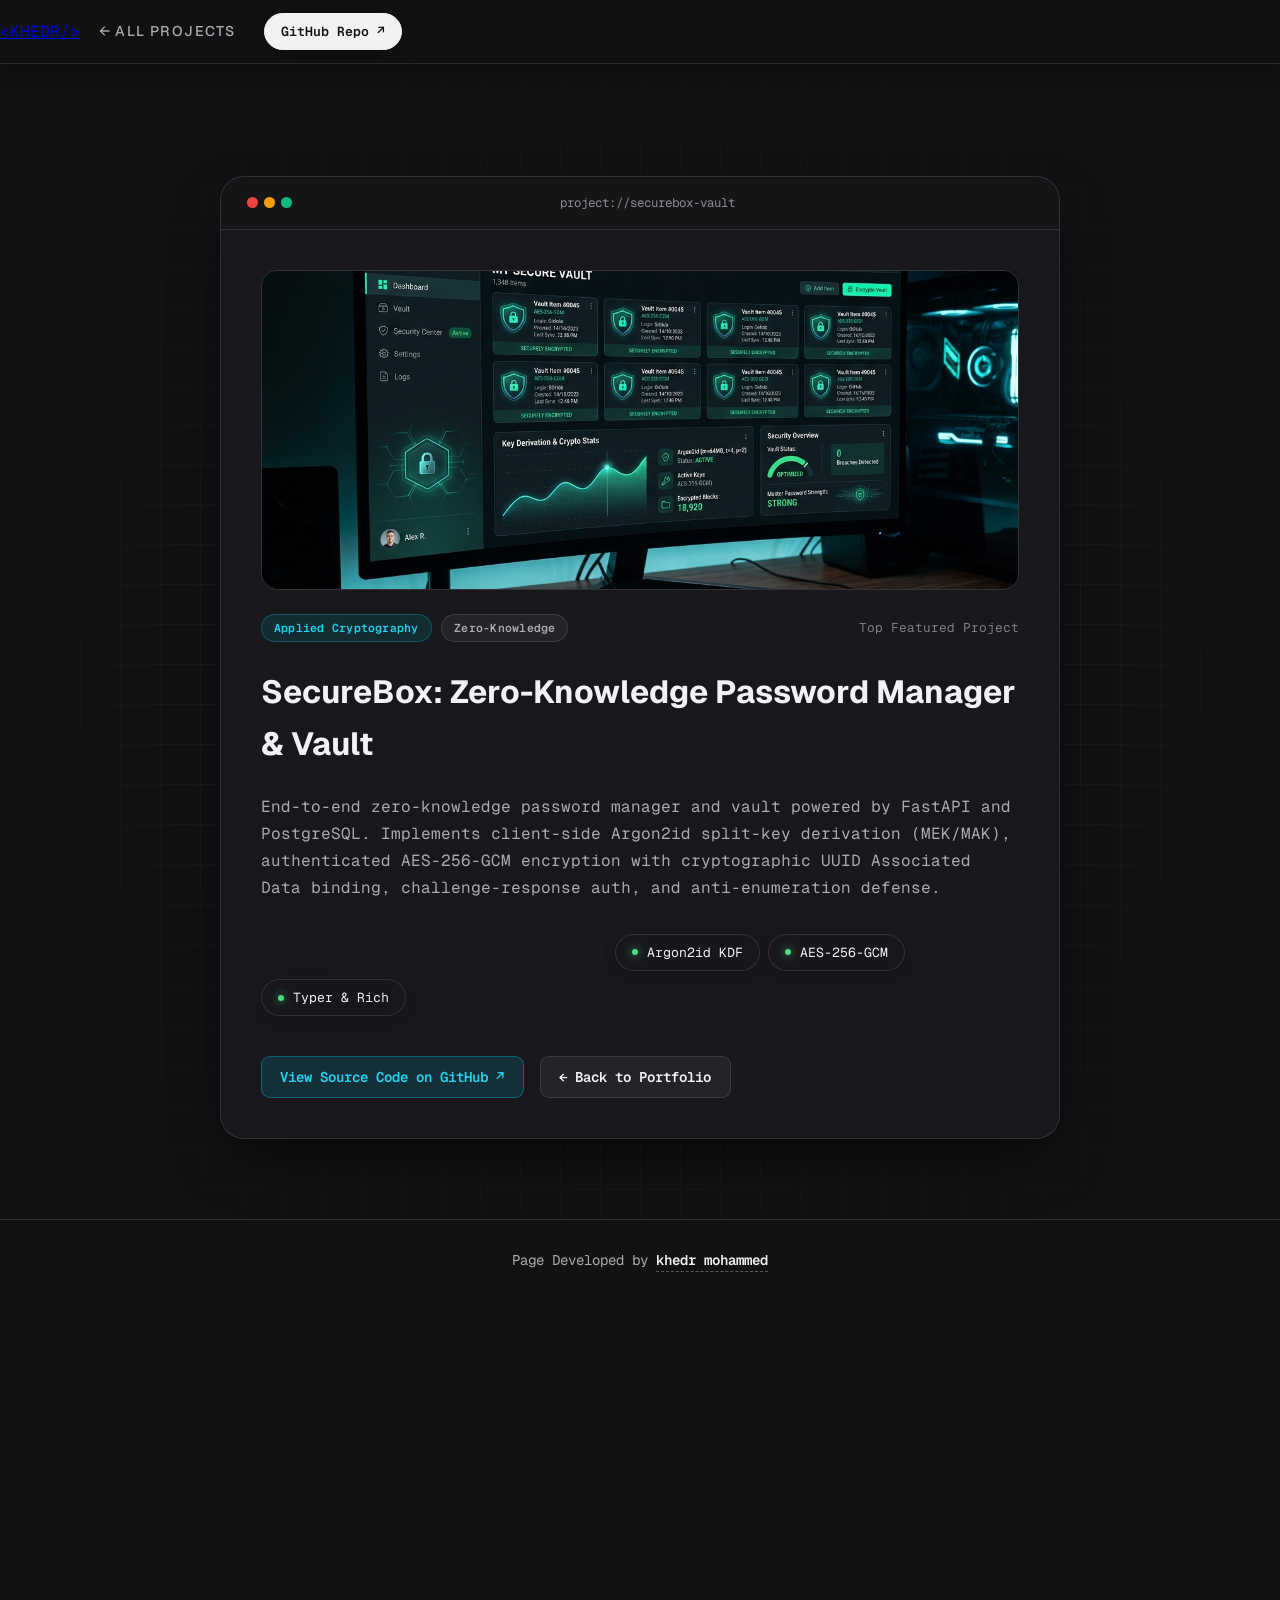
<file: project-1.html>
<!DOCTYPE html>
<html lang="en" data-theme="dark">
<head>
  <meta charset="UTF-8">
  <meta name="viewport" content="width=device-width, initial-scale=1.0">
  <title>SecureBox — Zero-Knowledge Password Vault | Khedr Mohammed</title>
  <meta name="description" content="Detailed system architecture and case study for SecureBox Zero-Knowledge Password Manager & Vault.">
  <link rel="stylesheet" href="css/style.css">
  <link rel="preconnect" href="https://fonts.googleapis.com">
  <link rel="preconnect" href="https://fonts.gstatic.com" crossorigin>
  <link href="https://fonts.googleapis.com/css2?family=Geist+Mono:wght@400;500;600;700&family=Geist:wght@400;500;600;700&display=swap" rel="stylesheet">
  <style>
    .project-page-wrap {
      min-height: 100vh;
      display: flex;
      flex-direction: column;
      justify-content: space-between;
      position: relative;
      background-color: var(--bg-color);
      overflow-x: hidden;
    }
    .project-hero-stage {
      flex: 1;
      display: flex;
      align-items: center;
      justify-content: center;
      padding: 7rem 1.5rem 5rem;
      position: relative;
      z-index: 2;
    }
    .project-detail-card {
      width: 100%;
      max-width: 840px;
      background: var(--bg-card);
      border: 1px solid var(--border-color);
      border-radius: 24px;
      overflow: hidden;
      box-shadow: 0 24px 60px -15px rgba(0, 0, 0, 0.7);
      backdrop-filter: blur(14px);
    }
    .project-header-bar {
      display: flex;
      align-items: center;
      justify-content: space-between;
      padding: 1rem 1.6rem;
      border-bottom: 1px solid var(--border-color);
      background: rgba(18, 18, 20, 0.5);
    }
    .project-detail-body {
      padding: 2.5rem 2.5rem;
      display: flex;
      flex-direction: column;
      gap: 1.5rem;
    }
    .project-img-preview {
      width: 100%;
      height: 320px;
      border-radius: 16px;
      overflow: hidden;
      position: relative;
      border: 1px solid var(--border-color);
    }
    .project-img-preview img {
      width: 100%;
      height: 100%;
      object-fit: cover;
    }
    .project-page-footer {
      padding: 1.8rem 1.5rem;
      border-top: 1px solid var(--border-color);
      text-align: center;
      font-family: var(--font-mono);
      font-size: 0.88rem;
      color: var(--text-primary);
      position: relative;
      z-index: 2;
      background: var(--bg-color);
    }
    .developed-by-link {
      color: var(--text-highlight);
      font-weight: 600;
      text-decoration: none;
      border-bottom: 1px dashed var(--border-hover);
      padding-bottom: 2px;
      transition: all 0.25s ease;
    }
    .developed-by-link:hover {
      color: #34d399;
      border-bottom-color: #34d399;
    }
  </style>
</head>
<body>
  <div class="project-page-wrap">
    <!-- Cyber Grid Background Pattern -->
    <div class="about-grid-pattern stage-fixed-bg" data-relingo-block="true"></div>

    <!-- Navigation Header -->
    <header class="navbar-header">
      <nav class="navbar" aria-label="Main Navigation">
        <a href="index.html" class="logo" aria-label="Khedr Homepage">
          <span class="logo-bracket">&lt;</span><span class="logo-text">KHEDR</span><span class="logo-bracket">/&gt;</span>
        </a>
        <div class="nav-links">
          <a href="index.html#projects" class="nav-link">← All Projects</a>
          <a href="https://github.com/khudhur-saeed/SecureBox" target="_blank" rel="noopener noreferrer" class="btn btn-primary" style="padding: 0.45rem 1rem; font-size: 0.82rem;">GitHub Repo ↗</a>
        </div>
      </nav>
    </header>

    <!-- Main Content -->
    <main class="project-hero-stage">
      <div class="project-detail-card specular-card">
        <div class="project-header-bar">
          <div style="display: flex; gap: 6px;">
            <span style="width: 11px; height: 11px; border-radius: 50%; background: #ef4444;"></span>
            <span style="width: 11px; height: 11px; border-radius: 50%; background: #f59e0b;"></span>
            <span style="width: 11px; height: 11px; border-radius: 50%; background: #10b981;"></span>
          </div>
          <span style="font-family: var(--font-mono); font-size: 0.78rem; opacity: 0.8;">project://securebox-vault</span>
          <span style="width: 30px;"></span>
        </div>

        <div class="project-detail-body">
          <div class="project-img-preview">
            <img src="assets/images/project-securebox.jpg" alt="SecureBox Zero-Knowledge Password Vault">
          </div>

          <div style="display: flex; align-items: center; gap: 0.6rem; flex-wrap: wrap;">
            <span class="project-badge badge-cyan">Applied Cryptography</span>
            <span class="project-badge badge-ghost">Zero-Knowledge</span>
            <span style="font-family: var(--font-mono); font-size: 0.8rem; margin-left: auto; opacity: 0.7;">Top Featured Project</span>
          </div>

          <h1 style="font-size: 2rem; color: var(--text-highlight); margin: 0;">SecureBox: Zero-Knowledge Password Manager &amp; Vault</h1>

          <p style="font-size: 1rem; line-height: 1.7; color: var(--text-primary); margin: 0;">
            End-to-end zero-knowledge password manager and vault powered by FastAPI and PostgreSQL. Implements client-side Argon2id split-key derivation (MEK/MAK), authenticated AES-256-GCM encryption with cryptographic UUID Associated Data binding, challenge-response auth, and anti-enumeration defense.
          </p>

          <div style="display: flex; flex-wrap: wrap; gap: 0.5rem; margin-top: 0.5rem;">
            <div class="floating-chip"><span class="chip-dot"></span><code>Python</code></div>
            <div class="floating-chip"><span class="chip-dot"></span><code>FastAPI</code></div>
            <div class="floating-chip"><span class="chip-dot"></span><code>PostgreSQL</code></div>
            <div class="floating-chip"><span class="chip-dot"></span><code>Argon2id KDF</code></div>
            <div class="floating-chip"><span class="chip-dot"></span><code>AES-256-GCM</code></div>
            <div class="floating-chip"><span class="chip-dot"></span><code>Typer &amp; Rich</code></div>
            <div class="floating-chip"><span class="chip-dot"></span><code>SQLAlchemy</code></div>
            <div class="floating-chip"><span class="chip-dot"></span><code>Docker</code></div>
          </div>

          <div style="display: flex; gap: 1rem; align-items: center; margin-top: 1rem; flex-wrap: wrap;">
            <a href="https://github.com/khudhur-saeed/SecureBox" target="_blank" rel="noopener noreferrer" class="project-action-link" style="background: rgba(6, 182, 212, 0.15); border-color: rgba(6, 182, 212, 0.4); color: #22d3ee;">
              <span>View Source Code on GitHub ↗</span>
            </a>
            <a href="index.html#projects" class="project-action-link">
              <span>← Back to Portfolio</span>
            </a>
          </div>
        </div>
      </div>
    </main>

    <!-- Footer -->
    <footer class="project-page-footer">
      <p>Page Developed by <a href="https://github.com/khudhur-saeed" target="_blank" rel="noopener noreferrer" class="developed-by-link">khedr mohammed</a></p>
    </footer>
  </div>

  <script>
    (function() {
      const savedTheme = localStorage.getItem('theme') || 'dark';
      document.documentElement.setAttribute('data-theme', savedTheme);
    })();
  </script>
</body>
</html>
</file>
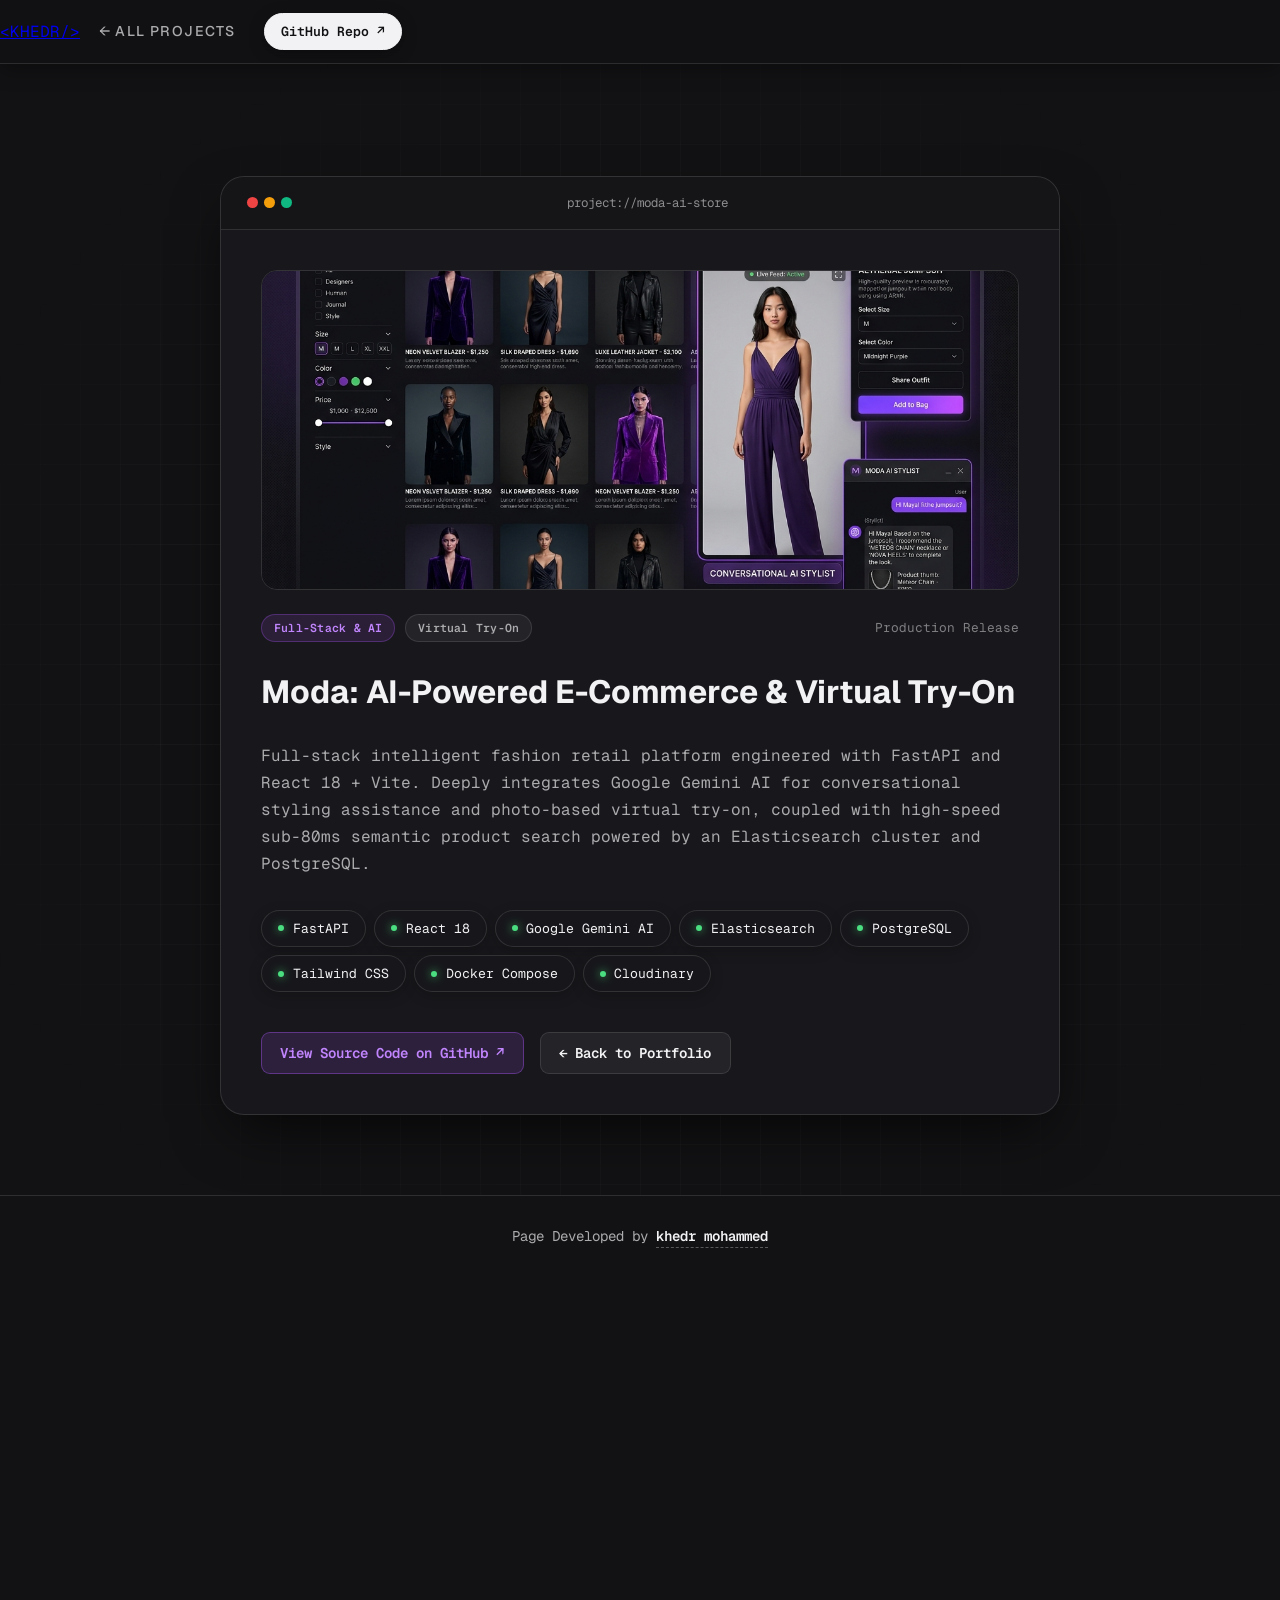
<file: project-2.html>
<!DOCTYPE html>
<html lang="en" data-theme="dark">
<head>
  <meta charset="UTF-8">
  <meta name="viewport" content="width=device-width, initial-scale=1.0">
  <title>Moda — AI E-Commerce & Virtual Try-On | Khedr Mohammed</title>
  <meta name="description" content="Detailed system architecture and case study for Moda AI-Powered Clothing Store & Virtual Try-On Platform.">
  <link rel="stylesheet" href="css/style.css">
  <link rel="preconnect" href="https://fonts.googleapis.com">
  <link rel="preconnect" href="https://fonts.gstatic.com" crossorigin>
  <link href="https://fonts.googleapis.com/css2?family=Geist+Mono:wght@400;500;600;700&family=Geist:wght@400;500;600;700&display=swap" rel="stylesheet">
  <style>
    .project-page-wrap {
      min-height: 100vh;
      display: flex;
      flex-direction: column;
      justify-content: space-between;
      position: relative;
      background-color: var(--bg-color);
      overflow-x: hidden;
    }
    .project-hero-stage {
      flex: 1;
      display: flex;
      align-items: center;
      justify-content: center;
      padding: 7rem 1.5rem 5rem;
      position: relative;
      z-index: 2;
    }
    .project-detail-card {
      width: 100%;
      max-width: 840px;
      background: var(--bg-card);
      border: 1px solid var(--border-color);
      border-radius: 24px;
      overflow: hidden;
      box-shadow: 0 24px 60px -15px rgba(0, 0, 0, 0.7);
      backdrop-filter: blur(14px);
    }
    .project-header-bar {
      display: flex;
      align-items: center;
      justify-content: space-between;
      padding: 1rem 1.6rem;
      border-bottom: 1px solid var(--border-color);
      background: rgba(18, 18, 20, 0.5);
    }
    .project-detail-body {
      padding: 2.5rem 2.5rem;
      display: flex;
      flex-direction: column;
      gap: 1.5rem;
    }
    .project-img-preview {
      width: 100%;
      height: 320px;
      border-radius: 16px;
      overflow: hidden;
      position: relative;
      border: 1px solid var(--border-color);
    }
    .project-img-preview img {
      width: 100%;
      height: 100%;
      object-fit: cover;
    }
    .project-page-footer {
      padding: 1.8rem 1.5rem;
      border-top: 1px solid var(--border-color);
      text-align: center;
      font-family: var(--font-mono);
      font-size: 0.88rem;
      color: var(--text-primary);
      position: relative;
      z-index: 2;
      background: var(--bg-color);
    }
    .developed-by-link {
      color: var(--text-highlight);
      font-weight: 600;
      text-decoration: none;
      border-bottom: 1px dashed var(--border-hover);
      padding-bottom: 2px;
      transition: all 0.25s ease;
    }
    .developed-by-link:hover {
      color: #34d399;
      border-bottom-color: #34d399;
    }
  </style>
</head>
<body>
  <div class="project-page-wrap">
    <!-- Cyber Grid Background Pattern -->
    <div class="about-grid-pattern stage-fixed-bg" data-relingo-block="true"></div>

    <!-- Navigation Header -->
    <header class="navbar-header">
      <nav class="navbar" aria-label="Main Navigation">
        <a href="index.html" class="logo" aria-label="Khedr Homepage">
          <span class="logo-bracket">&lt;</span><span class="logo-text">KHEDR</span><span class="logo-bracket">/&gt;</span>
        </a>
        <div class="nav-links">
          <a href="index.html#projects" class="nav-link">← All Projects</a>
          <a href="https://github.com/khudhur-saeed/-clothing_store_V2_AI" target="_blank" rel="noopener noreferrer" class="btn btn-primary" style="padding: 0.45rem 1rem; font-size: 0.82rem;">GitHub Repo ↗</a>
        </div>
      </nav>
    </header>

    <!-- Main Content -->
    <main class="project-hero-stage">
      <div class="project-detail-card specular-card">
        <div class="project-header-bar">
          <div style="display: flex; gap: 6px;">
            <span style="width: 11px; height: 11px; border-radius: 50%; background: #ef4444;"></span>
            <span style="width: 11px; height: 11px; border-radius: 50%; background: #f59e0b;"></span>
            <span style="width: 11px; height: 11px; border-radius: 50%; background: #10b981;"></span>
          </div>
          <span style="font-family: var(--font-mono); font-size: 0.78rem; opacity: 0.8;">project://moda-ai-store</span>
          <span style="width: 30px;"></span>
        </div>

        <div class="project-detail-body">
          <div class="project-img-preview">
            <img src="assets/images/project-moda.jpg" alt="Moda AI-Powered Clothing Store & Virtual Try-On">
          </div>

          <div style="display: flex; align-items: center; gap: 0.6rem; flex-wrap: wrap;">
            <span class="project-badge badge-purple">Full-Stack &amp; AI</span>
            <span class="project-badge badge-ghost">Virtual Try-On</span>
            <span style="font-family: var(--font-mono); font-size: 0.8rem; margin-left: auto; opacity: 0.7;">Production Release</span>
          </div>

          <h1 style="font-size: 2rem; color: var(--text-highlight); margin: 0;">Moda: AI-Powered E-Commerce &amp; Virtual Try-On</h1>

          <p style="font-size: 1rem; line-height: 1.7; color: var(--text-primary); margin: 0;">
            Full-stack intelligent fashion retail platform engineered with FastAPI and React 18 + Vite. Deeply integrates Google Gemini AI for conversational styling assistance and photo-based virtual try-on, coupled with high-speed sub-80ms semantic product search powered by an Elasticsearch cluster and PostgreSQL.
          </p>

          <div style="display: flex; flex-wrap: wrap; gap: 0.5rem; margin-top: 0.5rem;">
            <div class="floating-chip"><span class="chip-dot"></span><code>FastAPI</code></div>
            <div class="floating-chip"><span class="chip-dot"></span><code>React 18</code></div>
            <div class="floating-chip"><span class="chip-dot"></span><code>Google Gemini AI</code></div>
            <div class="floating-chip"><span class="chip-dot"></span><code>Elasticsearch</code></div>
            <div class="floating-chip"><span class="chip-dot"></span><code>PostgreSQL</code></div>
            <div class="floating-chip"><span class="chip-dot"></span><code>Tailwind CSS</code></div>
            <div class="floating-chip"><span class="chip-dot"></span><code>Docker Compose</code></div>
            <div class="floating-chip"><span class="chip-dot"></span><code>Cloudinary</code></div>
          </div>

          <div style="display: flex; gap: 1rem; align-items: center; margin-top: 1rem; flex-wrap: wrap;">
            <a href="https://github.com/khudhur-saeed/-clothing_store_V2_AI" target="_blank" rel="noopener noreferrer" class="project-action-link" style="background: rgba(168, 85, 247, 0.15); border-color: rgba(168, 85, 247, 0.4); color: #c084fc;">
              <span>View Source Code on GitHub ↗</span>
            </a>
            <a href="index.html#projects" class="project-action-link">
              <span>← Back to Portfolio</span>
            </a>
          </div>
        </div>
      </div>
    </main>

    <!-- Footer -->
    <footer class="project-page-footer">
      <p>Page Developed by <a href="https://github.com/khudhur-saeed" target="_blank" rel="noopener noreferrer" class="developed-by-link">khedr mohammed</a></p>
    </footer>
  </div>

  <script>
    (function() {
      const savedTheme = localStorage.getItem('theme') || 'dark';
      document.documentElement.setAttribute('data-theme', savedTheme);
    })();
  </script>
</body>
</html>
</file>
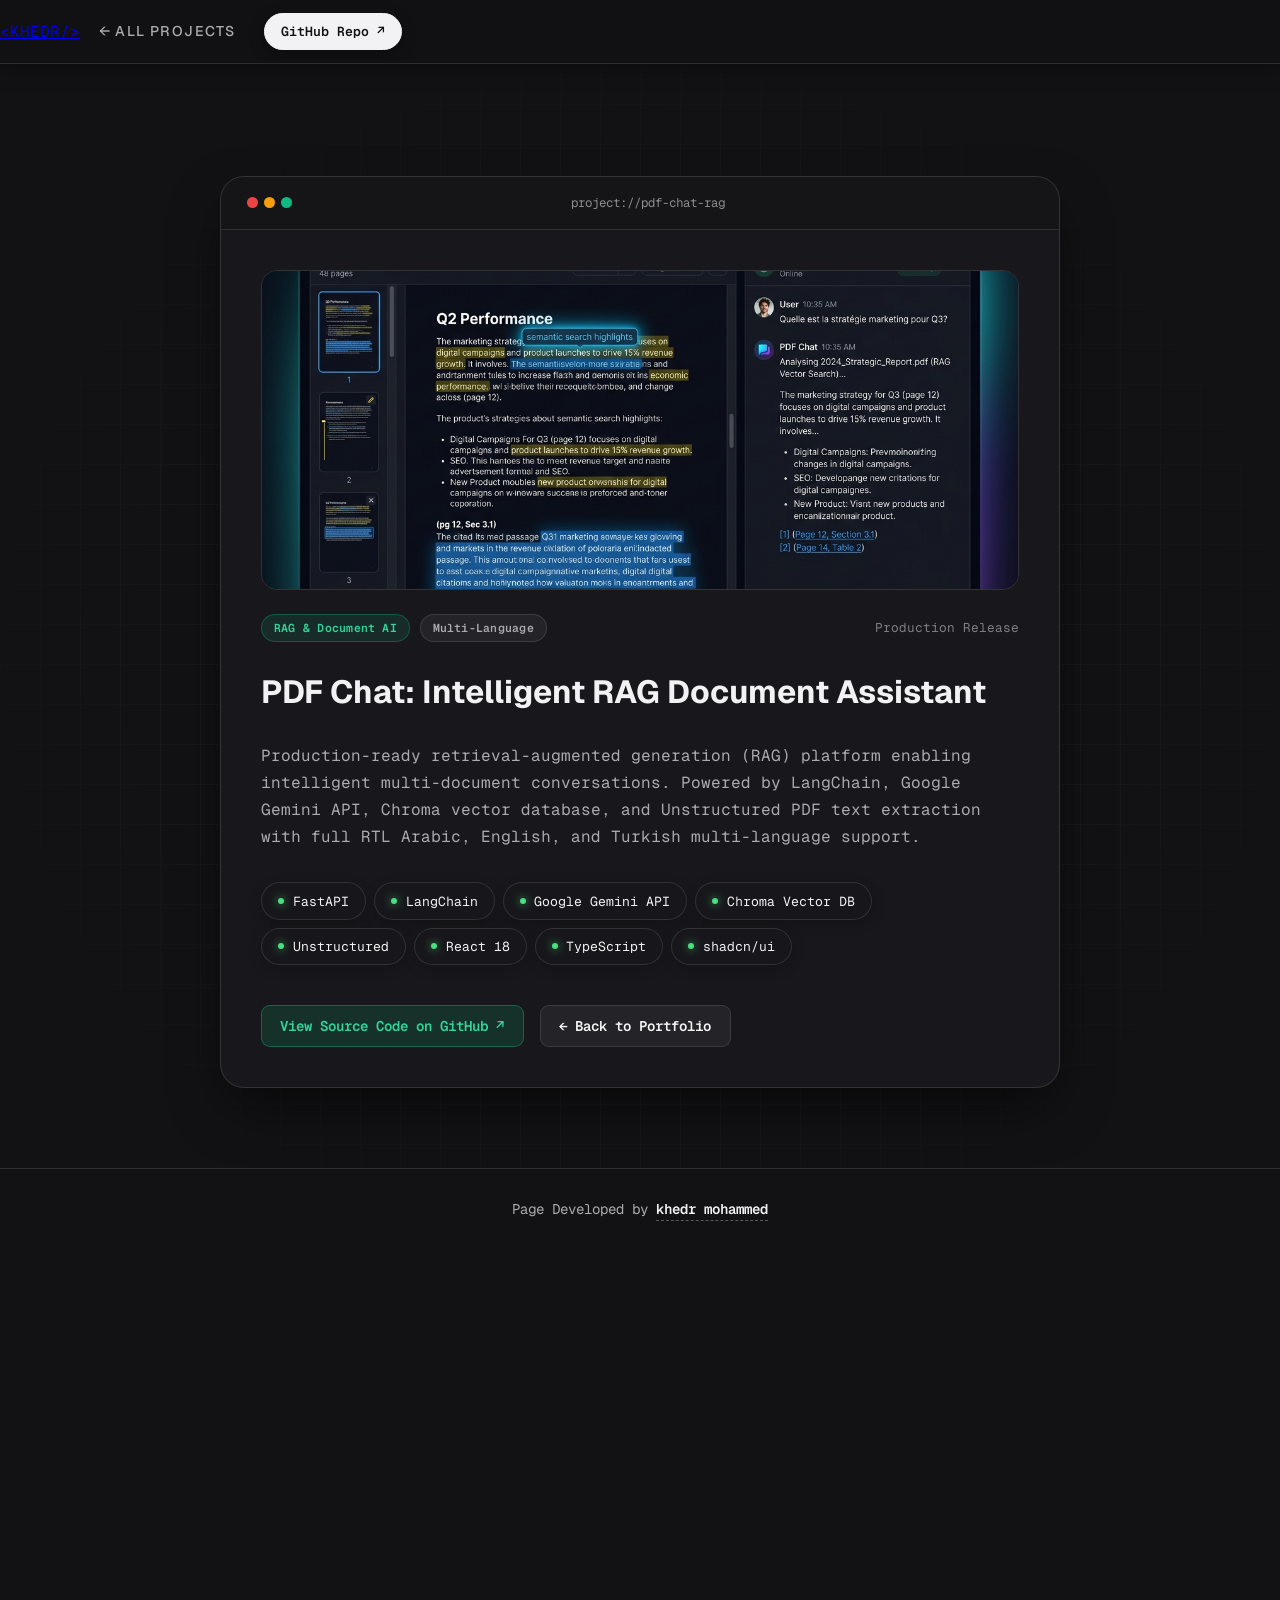
<file: project-3.html>
<!DOCTYPE html>
<html lang="en" data-theme="dark">
<head>
  <meta charset="UTF-8">
  <meta name="viewport" content="width=device-width, initial-scale=1.0">
  <title>PDF Chat — Intelligent RAG Document Assistant | Khedr Mohammed</title>
  <meta name="description" content="Detailed system architecture and case study for PDF Chat Intelligent RAG Document Assistant.">
  <link rel="stylesheet" href="css/style.css">
  <link rel="preconnect" href="https://fonts.googleapis.com">
  <link rel="preconnect" href="https://fonts.gstatic.com" crossorigin>
  <link href="https://fonts.googleapis.com/css2?family=Geist+Mono:wght@400;500;600;700&family=Geist:wght@400;500;600;700&display=swap" rel="stylesheet">
  <style>
    .project-page-wrap {
      min-height: 100vh;
      display: flex;
      flex-direction: column;
      justify-content: space-between;
      position: relative;
      background-color: var(--bg-color);
      overflow-x: hidden;
    }
    .project-hero-stage {
      flex: 1;
      display: flex;
      align-items: center;
      justify-content: center;
      padding: 7rem 1.5rem 5rem;
      position: relative;
      z-index: 2;
    }
    .project-detail-card {
      width: 100%;
      max-width: 840px;
      background: var(--bg-card);
      border: 1px solid var(--border-color);
      border-radius: 24px;
      overflow: hidden;
      box-shadow: 0 24px 60px -15px rgba(0, 0, 0, 0.7);
      backdrop-filter: blur(14px);
    }
    .project-header-bar {
      display: flex;
      align-items: center;
      justify-content: space-between;
      padding: 1rem 1.6rem;
      border-bottom: 1px solid var(--border-color);
      background: rgba(18, 18, 20, 0.5);
    }
    .project-detail-body {
      padding: 2.5rem 2.5rem;
      display: flex;
      flex-direction: column;
      gap: 1.5rem;
    }
    .project-img-preview {
      width: 100%;
      height: 320px;
      border-radius: 16px;
      overflow: hidden;
      position: relative;
      border: 1px solid var(--border-color);
    }
    .project-img-preview img {
      width: 100%;
      height: 100%;
      object-fit: cover;
    }
    .project-page-footer {
      padding: 1.8rem 1.5rem;
      border-top: 1px solid var(--border-color);
      text-align: center;
      font-family: var(--font-mono);
      font-size: 0.88rem;
      color: var(--text-primary);
      position: relative;
      z-index: 2;
      background: var(--bg-color);
    }
    .developed-by-link {
      color: var(--text-highlight);
      font-weight: 600;
      text-decoration: none;
      border-bottom: 1px dashed var(--border-hover);
      padding-bottom: 2px;
      transition: all 0.25s ease;
    }
    .developed-by-link:hover {
      color: #34d399;
      border-bottom-color: #34d399;
    }
  </style>
</head>
<body>
  <div class="project-page-wrap">
    <!-- Cyber Grid Background Pattern -->
    <div class="about-grid-pattern stage-fixed-bg" data-relingo-block="true"></div>

    <!-- Navigation Header -->
    <header class="navbar-header">
      <nav class="navbar" aria-label="Main Navigation">
        <a href="index.html" class="logo" aria-label="Khedr Homepage">
          <span class="logo-bracket">&lt;</span><span class="logo-text">KHEDR</span><span class="logo-bracket">/&gt;</span>
        </a>
        <div class="nav-links">
          <a href="index.html#projects" class="nav-link">← All Projects</a>
          <a href="https://github.com/khudhur-saeed/pdf_chat" target="_blank" rel="noopener noreferrer" class="btn btn-primary" style="padding: 0.45rem 1rem; font-size: 0.82rem;">GitHub Repo ↗</a>
        </div>
      </nav>
    </header>

    <!-- Main Content -->
    <main class="project-hero-stage">
      <div class="project-detail-card specular-card">
        <div class="project-header-bar">
          <div style="display: flex; gap: 6px;">
            <span style="width: 11px; height: 11px; border-radius: 50%; background: #ef4444;"></span>
            <span style="width: 11px; height: 11px; border-radius: 50%; background: #f59e0b;"></span>
            <span style="width: 11px; height: 11px; border-radius: 50%; background: #10b981;"></span>
          </div>
          <span style="font-family: var(--font-mono); font-size: 0.78rem; opacity: 0.8;">project://pdf-chat-rag</span>
          <span style="width: 30px;"></span>
        </div>

        <div class="project-detail-body">
          <div class="project-img-preview">
            <img src="assets/images/project-pdfchat.jpg" alt="PDF Chat Intelligent RAG Document Assistant">
          </div>

          <div style="display: flex; align-items: center; gap: 0.6rem; flex-wrap: wrap;">
            <span class="project-badge badge-emerald">RAG &amp; Document AI</span>
            <span class="project-badge badge-ghost">Multi-Language</span>
            <span style="font-family: var(--font-mono); font-size: 0.8rem; margin-left: auto; opacity: 0.7;">Production Release</span>
          </div>

          <h1 style="font-size: 2rem; color: var(--text-highlight); margin: 0;">PDF Chat: Intelligent RAG Document Assistant</h1>

          <p style="font-size: 1rem; line-height: 1.7; color: var(--text-primary); margin: 0;">
            Production-ready retrieval-augmented generation (RAG) platform enabling intelligent multi-document conversations. Powered by LangChain, Google Gemini API, Chroma vector database, and Unstructured PDF text extraction with full RTL Arabic, English, and Turkish multi-language support.
          </p>

          <div style="display: flex; flex-wrap: wrap; gap: 0.5rem; margin-top: 0.5rem;">
            <div class="floating-chip"><span class="chip-dot"></span><code>FastAPI</code></div>
            <div class="floating-chip"><span class="chip-dot"></span><code>LangChain</code></div>
            <div class="floating-chip"><span class="chip-dot"></span><code>Google Gemini API</code></div>
            <div class="floating-chip"><span class="chip-dot"></span><code>Chroma Vector DB</code></div>
            <div class="floating-chip"><span class="chip-dot"></span><code>Unstructured</code></div>
            <div class="floating-chip"><span class="chip-dot"></span><code>React 18</code></div>
            <div class="floating-chip"><span class="chip-dot"></span><code>TypeScript</code></div>
            <div class="floating-chip"><span class="chip-dot"></span><code>shadcn/ui</code></div>
          </div>

          <div style="display: flex; gap: 1rem; align-items: center; margin-top: 1rem; flex-wrap: wrap;">
            <a href="https://github.com/khudhur-saeed/pdf_chat" target="_blank" rel="noopener noreferrer" class="project-action-link" style="background: rgba(16, 185, 129, 0.15); border-color: rgba(16, 185, 129, 0.4); color: #34d399;">
              <span>View Source Code on GitHub ↗</span>
            </a>
            <a href="index.html#projects" class="project-action-link">
              <span>← Back to Portfolio</span>
            </a>
          </div>
        </div>
      </div>
    </main>

    <!-- Footer -->
    <footer class="project-page-footer">
      <p>Page Developed by <a href="https://github.com/khudhur-saeed" target="_blank" rel="noopener noreferrer" class="developed-by-link">khedr mohammed</a></p>
    </footer>
  </div>

  <script>
    (function() {
      const savedTheme = localStorage.getItem('theme') || 'dark';
      document.documentElement.setAttribute('data-theme', savedTheme);
    })();
  </script>
</body>
</html>
</file>
<file: css/style.css>
:root {
  /* Dark Theme (Default) - Strictly based on #121214 and #abaaad */
  --bg-color: #121214;
  --bg-card: #18181c;
  --bg-hover: #232328;
  --border-color: rgba(171, 170, 173, 0.18);
  --border-hover: rgba(171, 170, 173, 0.45);
  --text-primary: #abaaad;
  --text-highlight: #f2f2f4;
  --nav-bg: rgba(18, 18, 20, 0.88);
  --shadow-color: rgba(0, 0, 0, 0.35);
  --gradient-glow: linear-gradient(135deg, #121214 0%, #2b2b31 50%, #abaaad 100%);
  --nav-height: 64px;
  --font-sans: 'Geist', -apple-system, BlinkMacSystemFont, "Segoe UI", Roboto, sans-serif;
  --font-mono: 'Geist Mono', ui-monospace, SFMono-Regular, Menlo, Monaco, Consolas, monospace;
  --font-family: var(--font-mono);
  --theme-transition: background-color 0.4s cubic-bezier(0.16, 1, 0.3, 1), color 0.4s cubic-bezier(0.16, 1, 0.3, 1), border-color 0.4s cubic-bezier(0.16, 1, 0.3, 1);

  /* Pullcord positioning & theme variables (positioned directly under the navbar) */
  --pullcord-top: var(--nav-height);
  --pullcord-right: 5rem;
  --pullcord-z: 990;
  --pullcord-ink: rgba(171, 170, 173, 0.55);

  /* LetterGlitch background opacity (50% as requested) */
  --glitch-opacity: 0.5;

  /* ProfileCard 3D tilt & holographic sheen variables */
  --pointer-x: 50%;
  --pointer-y: 50%;
  --pointer-from-center: 0;
  --pointer-from-top: 0.5;
  --pointer-from-left: 0.5;
  --card-opacity: 0;
  --rotate-x: 0deg;
  --rotate-y: 0deg;
  --background-x: 50%;
  --background-y: 50%;
  --behind-glow-color: rgba(171, 170, 173, 0.35);
  --behind-glow-size: 55%;
  --inner-gradient: linear-gradient(145deg, rgba(24, 24, 28, 0.85) 0%, rgba(18, 18, 20, 0.95) 100%);
  --card-radius: 28px;

  /* Modern Stack Section Token Aliases (Dark Theme) */
  --line: rgba(171, 170, 173, 0.18);
  --chip: rgba(24, 24, 28, 0.72);
  --fg: #f2f2f4;
  --bg: #121214;
  --muted: #abaaad;
  --muted-foreground: #abaaad;
  --card: #18181c;
  --primary: #f2f2f4;
}

[data-theme="light"] {
  /* Light Theme - Inverted tones strictly within #121214, #abaaad, and their gradients */
  --bg-color: #cac9cc;
  --bg-card: #b8b7ba;
  --bg-hover: #a1a0a3;
  --border-color: rgba(18, 18, 20, 0.22);
  --border-hover: rgba(18, 18, 20, 0.55);
  --text-primary: #121214;
  --text-highlight: #000000;
  --nav-bg: rgba(202, 201, 204, 0.9);
  --shadow-color: rgba(18, 18, 20, 0.15);
  --gradient-glow: linear-gradient(135deg, #abaaad 0%, #68676d 50%, #121214 100%);
  --pullcord-ink: rgba(18, 18, 20, 0.6);

  /* Modern Stack Section Token Aliases (Light Theme) */
  --line: rgba(18, 18, 20, 0.2);
  --chip: rgba(215, 214, 218, 0.75);
  --fg: #121214;
  --bg: #cac9cc;
  --muted: #4e4d52;
  --muted-foreground: #4e4d52;
  --card: #d7d6da;
  --primary: #121214;

  /* ProfileCard light mode overrides */
  --behind-glow-color: rgba(18, 18, 20, 0.22);
  --inner-gradient: linear-gradient(145deg, rgba(202, 201, 204, 0.85) 0%, rgba(184, 183, 186, 0.95) 100%);
}

* {
  box-sizing: border-box;
  margin: 0;
  padding: 0;
}

html {
  /* Lenis overrides native scroll - keep scroll-padding only */
  scroll-behavior: auto;
  scroll-padding-top: var(--nav-height);
}

/* ==========================================================================
   Scroll Progress Bar (top of page)
   ========================================================================== */

.scroll-progress-bar {
  position: fixed;
  top: 0;
  left: 0;
  height: 2.5px;
  width: 0%;
  background: linear-gradient(90deg, #abaaad 0%, #f2f2f4 50%, #abaaad 100%);
  z-index: 9999;
  pointer-events: none;
  transform-origin: left;
  transition: opacity 0.3s ease;
}

/* ==========================================================================
   Smooth Scroll & Scroll Progress Bar
   ========================================================================== */

/* Progress bar at top of window */

body {
  background-color: var(--bg-color);
  color: var(--text-primary);
  font-family: var(--font-mono);
  min-height: 200vh;
  padding-top: var(--nav-height);
  line-height: 1.6;
  transition: var(--theme-transition);
  position: relative;
  overflow-x: hidden;
}

h1, h2, h3, h4, h5, h6, .hero-title {
  font-family: var(--font-sans);
}

/* ==========================================================================
   Hero Section Layout
   ========================================================================== */

.hero-section {
  position: relative;
  min-height: calc(100vh - var(--nav-height));
  display: flex;
  align-items: center;
  justify-content: center;
  overflow: hidden;
  padding: 3.5rem 2rem;
}

.hero-container {
  position: relative;
  z-index: 1;
  max-width: 1200px;
  width: 100%;
  margin: 0 auto;
}

/* Combined Single Hero Element: Intro + Profile in one unified frosted specular card */
.hero-intro {
  display: grid;
  grid-template-columns: 1.15fr 0.85fr;
  gap: 3.5rem;
  align-items: center;
  background: rgba(18, 18, 20, 0.68);
  backdrop-filter: blur(24px);
  -webkit-backdrop-filter: blur(24px);
  border: 1px solid var(--border-color);
  border-radius: 28px;
  padding: 3rem 3.25rem;
  box-shadow: 0 18px 45px rgba(0, 0, 0, 0.35);
  transition: var(--theme-transition), border-color 0.3s ease, box-shadow 0.3s ease;
  width: 100%;
  box-sizing: border-box;
}

.hero-intro:hover {
  border-color: var(--border-hover);
  box-shadow: 0 22px 50px rgba(0, 0, 0, 0.45);
}

[data-theme="light"] .hero-intro {
  background: rgba(202, 201, 204, 0.78);
  box-shadow: 0 18px 40px rgba(18, 18, 20, 0.12);
}

.hero-content {
  display: flex;
  flex-direction: column;
  align-items: flex-start;
}

.hero-badge {
  display: inline-flex;
  align-items: center;
  gap: 0.55rem;
  padding: 0.35rem 0.95rem;
  border-radius: 9999px;
  background: var(--bg-card);
  border: 1px solid var(--border-color);
  font-family: var(--font-mono);
  font-size: 0.75rem; /* 12px for system status */
  font-weight: 500;
  letter-spacing: 0.03em;
  color: var(--text-primary);
  margin-bottom: 1.5rem;
  box-shadow: 0 4px 14px rgba(0, 0, 0, 0.15);
}

.status-pulse {
  width: 8px;
  height: 8px;
  border-radius: 50%;
  background: #4ade80;
  box-shadow: 0 0 0 0 rgba(74, 222, 128, 0.7);
  animation: pulse-green 2s infinite cubic-bezier(0.66, 0, 0, 1);
}

@keyframes pulse-green {
  0% { box-shadow: 0 0 0 0 rgba(74, 222, 128, 0.7); }
  70% { box-shadow: 0 0 0 8px rgba(74, 222, 128, 0); }
  100% { box-shadow: 0 0 0 0 rgba(74, 222, 128, 0); }
}

.hero-title {
  font-size: clamp(2.4rem, 5vw, 3.8rem);
  font-weight: 800;
  line-height: 1.15;
  letter-spacing: -0.03em;
  color: var(--text-highlight);
  margin-bottom: 1.25rem;
}

.gradient-text {
  background: linear-gradient(135deg, #ffffff 20%, #abaaad 65%, #68676d 100%);
  -webkit-background-clip: text;
  -webkit-text-fill-color: transparent;
}

[data-theme="light"] .gradient-text {
  background: linear-gradient(135deg, #121214 20%, #4a4950 65%, #858488 100%);
  -webkit-background-clip: text;
  -webkit-text-fill-color: transparent;
}

.hero-welcome {
  font-size: clamp(1.05rem, 1.8vw, 1.22rem);
  color: var(--text-primary);
  max-width: 560px;
  line-height: 1.7;
  margin-bottom: 2.25rem;
}

.hero-actions {
  display: flex;
  align-items: center;
  gap: 1.25rem;
  flex-wrap: wrap;
}

.btn {
  display: inline-flex;
  align-items: center;
  justify-content: center;
  padding: 0.85rem 1.85rem;
  border-radius: 9999px;
  font-size: 0.95rem;
  font-weight: 600;
  text-decoration: none;
  transition: all 0.25s ease;
  cursor: pointer;
}

.btn-primary {
  background: var(--text-highlight);
  color: var(--bg-color);
  border: 1px solid var(--text-highlight);
  box-shadow: 0 4px 16px rgba(0, 0, 0, 0.25);
}

.btn-primary:hover {
  transform: translateY(-2px);
  box-shadow: 0 8px 24px rgba(171, 170, 173, 0.3);
}

.btn-secondary {
  background: rgba(171, 170, 173, 0.08);
  color: var(--text-highlight);
  border: 1px solid var(--border-color);
  backdrop-filter: blur(10px);
}

.btn-secondary:hover {
  background: var(--bg-hover);
  border-color: var(--border-hover);
  transform: translateY(-2px);
}

/* Right Column: ProfileCard Container */
.hero-profile {
  display: flex;
  justify-content: center;
  align-items: center;
  width: 100%;
}

/* ==========================================================================
   LetterGlitch Background (50% Opacity)
   ========================================================================== */

.glitch-bg-container {
  position: absolute;
  inset: 0;
  width: 100%;
  height: 100%;
  z-index: 0;
  pointer-events: none;
  overflow: hidden;
  opacity: var(--glitch-opacity);
  contain: strict;
  will-change: contents;
  transition: opacity 0.4s ease;
}

.glitch-bg-canvas {
  display: block;
  width: 100%;
  height: 100%;
}

.glitch-outer-vignette {
  position: absolute;
  inset: 0;
  pointer-events: none;
  background: radial-gradient(circle, rgba(18, 18, 20, 0) 45%, var(--bg-color) 92%),
              linear-gradient(to bottom, transparent 65%, var(--bg-color) 100%);
  transition: background 0.4s ease;
}

[data-theme="light"] .glitch-outer-vignette {
  background: radial-gradient(circle, rgba(202, 201, 204, 0) 45%, var(--bg-color) 92%),
              linear-gradient(to bottom, transparent 65%, var(--bg-color) 100%);
}

/* ==========================================================================
   ProfileCard Component (React Bits) - 1:1 Aspect Ratio Matched to Photo
   ========================================================================== */

.pc-card-wrapper {
  perspective: 700px;
  transform: translate3d(0, 0, 0.1px);
  position: relative;
  touch-action: none;
  width: 100%;
  max-width: 430px;
}

.pc-behind {
  position: absolute;
  inset: -15px;
  z-index: 0;
  pointer-events: none;
  background: radial-gradient(
    circle at var(--pointer-x) var(--pointer-y),
    var(--behind-glow-color) 0%,
    transparent var(--behind-glow-size)
  );
  filter: blur(40px) saturate(1.1);
  opacity: calc(0.9 * var(--card-opacity));
  transition: opacity 250ms ease;
}

.pc-card-wrapper:hover,
.pc-card-wrapper.active {
  --card-opacity: 1;
}

.pc-card-shell {
  position: relative;
  z-index: 1;
}

.pc-card {
  width: 100%;
  aspect-ratio: 1 / 1; /* Matched precisely with the 1024x1024 photo size */
  display: grid;
  border-radius: var(--card-radius);
  position: relative;
  background-blend-mode: color-dodge, normal, normal, normal;
  border: 1px solid var(--border-color);
  box-shadow: rgba(0, 0, 0, 0.5) calc((var(--pointer-from-left) * 12px) - 4px)
    calc((var(--pointer-from-top) * 24px) - 8px) 30px -5px;
  transition: transform 0.8s ease, border-color 0.3s ease;
  transform: translateZ(0) rotateX(0deg) rotateY(0deg);
  background: var(--bg-card);
  backface-visibility: hidden;
  overflow: hidden;
}

.pc-card:hover,
.pc-card.active {
  transition: none;
  transform: translateZ(0) rotateX(var(--rotate-y)) rotateY(var(--rotate-x));
  border-color: var(--border-hover);
}

.pc-card-shell.entering .pc-card {
  transition: transform 180ms ease-out;
}

.pc-card * {
  display: grid;
  grid-area: 1/-1;
  border-radius: var(--card-radius);
  pointer-events: none;
}

.pc-inside {
  inset: 0;
  position: absolute;
  background-image: var(--inner-gradient);
  background-color: var(--bg-card);
  transform: none;
}



.pc-glare {
  transform: translate3d(0, 0, 1.1px);
  overflow: hidden;
  background-image: radial-gradient(
    farthest-corner circle at var(--pointer-x) var(--pointer-y),
    rgba(255, 255, 255, 0.22) 10%,
    rgba(18, 18, 20, 0.5) 90%
  );
  mix-blend-mode: overlay;
  filter: brightness(0.9) contrast(1.1);
  z-index: 4;
}

.pc-avatar-content {
  overflow: hidden;
  position: relative;
  z-index: 2;
  width: 100%;
  height: 100%;
}

.pc-avatar-content .avatar {
  width: 100%;
  height: 100%;
  object-fit: cover;
  position: absolute;
  inset: 0;
  border-radius: var(--card-radius);
  transform-origin: 50% 50%;
  transform: translateX(calc((var(--pointer-from-left) - 0.5) * 8px))
             translateY(calc((var(--pointer-from-top) - 0.5) * 8px))
             scale(1.04);
  backface-visibility: hidden;
  will-change: transform;
  transition: transform 120ms ease-out;
}

.pc-user-info {
  position: absolute;
  --ui-inset: 16px;
  bottom: var(--ui-inset);
  left: var(--ui-inset);
  right: var(--ui-inset);
  z-index: 5;
  display: flex;
  align-items: center;
  justify-content: space-between;
  background: rgba(18, 18, 20, 0.76);
  backdrop-filter: blur(20px);
  -webkit-backdrop-filter: blur(20px);
  border: 1px solid var(--border-color);
  border-radius: 18px;
  padding: 10px 14px;
  pointer-events: auto;
  box-shadow: 0 8px 24px rgba(0, 0, 0, 0.4);
}

[data-theme="light"] .pc-user-info {
  background: rgba(202, 201, 204, 0.82);
}

.pc-user-details {
  display: flex;
  align-items: center;
  gap: 10px;
}

.pc-mini-avatar {
  width: 38px;
  height: 38px;
  border-radius: 50%;
  overflow: hidden;
  border: 1px solid var(--border-color);
  flex-shrink: 0;
}

.pc-mini-avatar img {
  width: 100%;
  height: 100%;
  object-fit: cover;
}

.pc-user-text {
  display: flex;
  flex-direction: column;
  gap: 3px;
}

.pc-handle {
  font-size: 14px;
  font-weight: 600;
  color: var(--text-highlight);
  line-height: 1;
}

.pc-status {
  font-size: 11px;
  font-weight: 500;
  color: var(--text-primary);
  display: inline-flex;
  align-items: center;
  gap: 6px;
  line-height: 1;
  padding: 5px 11px;
  border-radius: 9999px;
  background: rgba(74, 222, 128, 0.08);
  border: 1px solid rgba(74, 222, 128, 0.22);
}

.pc-status::before {
  content: '';
  display: inline-block;
  width: 6px;
  height: 6px;
  border-radius: 50%;
  background: #4ade80;
  box-shadow: 0 0 6px rgba(74, 222, 128, 0.5);
}

.pc-contact-btn {
  border: 1px solid var(--border-color);
  border-radius: 9999px;
  padding: 8px 14px;
  font-size: 12px;
  font-weight: 600;
  background: rgba(171, 170, 173, 0.12);
  color: var(--text-highlight);
  cursor: pointer;
  transition: all 0.2s ease;
  outline: none;
}

.pc-contact-btn:hover {
  background: var(--text-highlight);
  color: var(--bg-color);
  border-color: var(--text-highlight);
  transform: translateY(-1px);
}



/* ==========================================================================
   Fixed Top Navigation Bar with Continuous Marquee Effect
   ========================================================================== */

.navbar-header {
  position: fixed;
  top: 0;
  left: 0;
  right: 0;
  width: 100%;
  height: var(--nav-height);
  z-index: 1000;
  background: var(--nav-bg);
  backdrop-filter: blur(14px);
  -webkit-backdrop-filter: blur(14px);
  border-bottom: 1px solid var(--border-color);
  display: flex;
  align-items: center;
  box-shadow: 0 4px 20px var(--shadow-color);
  transition: background 0.7s cubic-bezier(0.16, 1, 0.3, 1),
              border-color 0.7s cubic-bezier(0.16, 1, 0.3, 1),
              box-shadow 0.7s cubic-bezier(0.16, 1, 0.3, 1),
              var(--theme-transition);
}

.navbar {
  width: 100%;
  height: 100%;
  display: flex;
  align-items: center;
  position: relative;
  overflow: hidden;
}

.marquee-wrapper {
  width: 100%;
  overflow: hidden;
  position: relative;
  -webkit-mask-image: linear-gradient(to right, transparent, black 10%, black 90%, transparent);
  mask-image: linear-gradient(to right, transparent, black 10%, black 90%, transparent);
}

.marquee-track {
  display: flex;
  width: max-content;
  white-space: nowrap;
  animation: marquee 28s linear infinite;
  will-change: transform;
}

.navbar-header:hover .marquee-track,
.navbar-header:focus-within .marquee-track {
  animation-play-state: paused;
}

.marquee-group {
  display: flex;
  align-items: center;
  flex-shrink: 0;
  gap: 2rem;
  padding: 0 1rem;
}

.nav-link {
  font-family: var(--font-sans);
  color: var(--text-primary);
  text-decoration: none;
  font-size: 0.88rem;
  font-weight: 500;
  letter-spacing: 0.1em;
  text-transform: uppercase;
  padding: 0.5rem 1.1rem;
  border-radius: 9999px;
  border: 1px solid transparent;
  transition: all 0.25s ease;
  position: relative;
  outline: none;
}

.nav-link:hover {
  color: var(--text-highlight);
  background-color: var(--bg-hover);
  border-color: var(--border-hover);
  box-shadow: 0 0 12px rgba(171, 170, 173, 0.15);
}

.nav-link:focus-visible {
  color: var(--text-highlight);
  border-color: var(--text-primary);
  box-shadow: 0 0 0 2px var(--border-hover);
}

.separator-dot {
  display: inline-block;
  width: 4px;
  height: 4px;
  border-radius: 50%;
  background: var(--border-color);
  opacity: 0.7;
}

@keyframes marquee {
  0% { transform: translateX(0%); }
  100% { transform: translateX(-50%); }
}

/* ==========================================================================
   PullCord Physics-driven Ceiling Rope Component (mortspace / FeralUI)
   ========================================================================== */

.pullcord {
  position: fixed;
  top: var(--pullcord-top, var(--nav-height));
  right: var(--pullcord-right, 5rem);
  z-index: var(--pullcord-z, 990);
  width: 64px;
  height: 340px;
  pointer-events: none;
  user-select: none;
}

.pullcord-inner {
  position: absolute;
  inset: 0;
  width: 100%;
  height: 100%;
}

.pullcord-inner--drop {
  animation: pullcord-drop 0.6s 0.3s cubic-bezier(0.45, 0, 0.9, 0.5) both;
}

@keyframes pullcord-drop {
  0% { opacity: 0; transform: translateY(-230px); }
  20% { opacity: 1; }
  100% { transform: translateY(0); }
}

.pullcord-svg {
  overflow: visible;
  display: block;
  pointer-events: none;
}

.pullcord-path {
  stroke: var(--pullcord-ink, rgba(171, 170, 173, 0.55));
  stroke-width: 1.5;
  stroke-linecap: round;
  stroke-linejoin: round;
  fill: none;
  vector-effect: non-scaling-stroke;
  transition: stroke 0.3s ease;
}

.pullcord-knob-btn {
  position: absolute;
  left: 9px;
  top: 153px;
  width: 46px;
  height: 46px;
  padding: 0;
  border: none;
  background: transparent;
  cursor: grab;
  touch-action: none;
  pointer-events: auto;
  border-radius: 50%;
  -webkit-tap-highlight-color: transparent;
  outline: none;
  will-change: transform;
}

.pullcord-knob-btn:active {
  cursor: grabbing;
}

.pullcord-knob-btn:focus-visible {
  outline: 2px solid var(--text-primary);
  outline-offset: -10px;
}

/* ==========================================================================
   Responsive & Accessibility
   ========================================================================== */

@media (max-width: 960px) {
  .hero-intro {
    grid-template-columns: 1fr;
    text-align: center;
    gap: 3rem;
    padding: 2.25rem 1.75rem;
  }

  .hero-content {
    align-items: center;
  }

  .hero-welcome {
    margin-left: auto;
    margin-right: auto;
  }

  .hero-actions {
    justify-content: center;
  }

  .pc-card-wrapper {
    max-width: 360px;
    margin: 0 auto;
  }
}

@media (max-width: 480px) {
  .hero-intro {
    padding: 1.75rem 1.25rem;
    gap: 2rem;
  }

  .pc-card-wrapper {
    max-width: 290px;
  }
}

/* ==========================================================================
   About Section: Parallax Layers & Magic UI Interactive Terminal
   ========================================================================== */

.about-section {
  position: relative;
  padding: 7rem 2rem 8rem;
  overflow: hidden;
  background-color: var(--bg-color);
  border-top: 1px solid var(--border-color);
  transition: var(--theme-transition);
}

.parallax-container {
  position: relative;
  width: 100%;
  max-width: 1200px;
  margin: 0 auto;
  display: flex;
  align-items: center;
  justify-content: center;
}

.parallax-layer {
  position: absolute;
  inset: 0;
  width: 100%;
  height: 100%;
  pointer-events: none;
  will-change: transform;
}

.parallax-main-layer {
  position: relative;
  pointer-events: auto;
  z-index: 10;
  display: flex;
  align-items: center;
  justify-content: center;
  width: 100%;
}

/* Ambient Glow & Grid Pattern */
.about-ambient-glow {
  position: absolute;
  top: 50%;
  left: 50%;
  transform: translate(-50%, -50%);
  width: 650px;
  height: 650px;
  border-radius: 50%;
  background: radial-gradient(circle, rgba(171, 170, 173, 0.12) 0%, transparent 70%);
  filter: blur(50px);
  pointer-events: none;
}

[data-theme="light"] .about-ambient-glow {
  background: radial-gradient(circle, rgba(18, 18, 20, 0.08) 0%, transparent 70%);
}

.about-grid-pattern {
  position: absolute;
  inset: 0;
  background-size: 40px 40px;
  background-image: 
    linear-gradient(to right, rgba(171, 170, 173, 0.06) 1px, transparent 1px),
    linear-gradient(to bottom, rgba(171, 170, 173, 0.06) 1px, transparent 1px);
  mask-image: radial-gradient(ellipse at center, black 40%, transparent 80%);
  -webkit-mask-image: radial-gradient(ellipse at center, black 40%, transparent 80%);
  pointer-events: none;
}

[data-theme="light"] .about-grid-pattern {
  background-image: 
    linear-gradient(to right, rgba(18, 18, 20, 0.06) 1px, transparent 1px),
    linear-gradient(to bottom, rgba(18, 18, 20, 0.06) 1px, transparent 1px);
}

/* Section Header */
.about-container {
  width: 100%;
  display: flex;
  flex-direction: column;
  align-items: center;
}

.section-header {
  text-align: center;
  margin-bottom: 3rem;
}

.section-tag {
  display: inline-flex;
  align-items: center;
  gap: 0.5rem;
  padding: 0.35rem 0.95rem;
  border-radius: 9999px;
  background: var(--bg-card);
  border: 1px solid var(--border-color);
  font-family: var(--font-mono);
  font-size: 0.75rem;
  letter-spacing: 0.1em;
  color: var(--text-primary);
  margin-bottom: 1rem;
  box-shadow: 0 2px 10px rgba(0, 0, 0, 0.15);
}

.section-title {
  text-align: center;
  width: 100%;
  font-size: clamp(2rem, 4.5vw, 3.2rem);
  font-weight: 800;
  letter-spacing: -0.03em;
  color: var(--text-highlight);
  margin-bottom: 0.75rem;
}

.section-subtitle {
  font-size: clamp(0.95rem, 1.8vw, 1.15rem);
  color: var(--text-primary);
  max-width: 640px;
  line-height: 1.65;
  margin: 0 auto;
}

/* Magic UI Terminal Window */
.terminal-window {
  width: 100%;
  max-width: 1200px;
  min-height: 520px;
  display: flex;
  flex-direction: column;
  margin: 0 auto;
  border-radius: 20px;
  background: rgba(18, 18, 20, 0.76);
  backdrop-filter: blur(24px);
  -webkit-backdrop-filter: blur(24px);
  border: 1px solid var(--border-color);
  box-shadow: 0 24px 65px rgba(0, 0, 0, 0.45);
  overflow: hidden;
  transition: var(--theme-transition), border-color 0.3s ease, box-shadow 0.3s ease;
}

[data-theme="light"] .terminal-window {
  background: rgba(215, 214, 218, 0.85);
  box-shadow: 0 24px 50px rgba(18, 18, 20, 0.14);
}

.terminal-window:hover {
  border-color: var(--border-hover);
  box-shadow: 0 28px 75px rgba(0, 0, 0, 0.55);
}

/* Terminal Header */
.terminal-header {
  display: flex;
  align-items: center;
  justify-content: space-between;
  padding: 0.95rem 1.6rem;
  background: rgba(24, 24, 28, 0.82);
  border-bottom: 1px solid var(--border-color);
}

[data-theme="light"] .terminal-header {
  background: rgba(200, 199, 203, 0.9);
}

.terminal-dots {
  display: flex;
  align-items: center;
  gap: 8px;
}

.dot {
  width: 12px;
  height: 12px;
  border-radius: 50%;
  display: inline-block;
}

.dot-close { background: #ff5f56; }
.dot-minimize { background: #ffbd2e; }
.dot-expand { background: #27c93f; }

.terminal-title {
  font-family: var(--font-mono);
  font-size: 0.86rem;
  font-weight: 500;
  color: var(--text-primary);
  letter-spacing: 0.04em;
}

.terminal-actions {
  display: flex;
  align-items: center;
  gap: 0.5rem;
}

.term-btn {
  display: inline-flex;
  align-items: center;
  gap: 0.4rem;
  padding: 0.35rem 0.75rem;
  border-radius: 7px;
  background: rgba(171, 170, 173, 0.1);
  border: 1px solid var(--border-color);
  color: var(--text-primary);
  font-family: var(--font-mono);
  font-size: 0.78rem;
  cursor: pointer;
  transition: all 0.2s ease;
  outline: none;
}

.term-btn:hover {
  background: var(--bg-hover);
  color: var(--text-highlight);
  border-color: var(--border-hover);
}

/* Terminal Body */
.terminal-body {
  flex: 1;
  min-height: 460px;
  position: relative;
  padding: 2.25rem 2.6rem 2.75rem;
  font-family: var(--font-mono);
  font-size: 1.12rem;
  line-height: 1.88;
}

.terminal-block {
  margin-bottom: 1.5rem;
  transition: opacity 0.3s ease, visibility 0.3s ease;
}

/* Hide inactive blocks while strictly preserving their layout space (CLS = 0) */
.terminal-block.term-hidden {
  visibility: hidden;
  opacity: 0;
  pointer-events: none;
}

.term-active-prompt {
  transition: opacity 0.3s ease, visibility 0.3s ease;
}

.term-active-prompt.term-hidden {
  visibility: hidden;
  opacity: 0;
  pointer-events: none;
}

.terminal-prompt-line {
  display: flex;
  align-items: baseline;
  gap: 0.4rem;
  margin-bottom: 0.4rem;
  font-weight: 500;
}

.prompt-user {
  color: #4ade80;
}

.prompt-sep {
  color: var(--text-primary);
}

.prompt-path {
  color: #60a5fa;
}

.prompt-dollar {
  color: var(--text-highlight);
  margin-right: 0.35rem;
}

.typed-command {
  color: var(--text-highlight);
  font-weight: 600;
}

.term-inline-cursor {
  display: inline-block;
  width: 9px;
  height: 19px;
  background-color: var(--text-highlight);
  margin-left: 4px;
  vertical-align: middle;
  animation: term-blink 0.8s infinite steps(2, start);
}

/* Keep output space reserved at all times to prevent layout shifts */
.terminal-output {
  padding-left: 1.25rem;
  color: var(--text-primary);
  opacity: 0;
  visibility: hidden;
  transform: translateY(4px);
  transition: opacity 0.35s ease, transform 0.35s ease, visibility 0.35s ease;
}

.terminal-output.visible {
  opacity: 1;
  visibility: visible;
  transform: translateY(0);
}

.output-prefix {
  color: #60a5fa;
  margin-right: 0.4rem;
  font-weight: 700;
}

.highlight-name {
  color: var(--text-highlight);
  font-weight: 700;
}

.terminal-bio-text p {
  margin-bottom: 0.95rem;
  line-height: 1.9;
}

.terminal-bio-text p:last-child {
  margin-bottom: 0;
}

.term-keyword {
  color: var(--text-highlight);
  font-weight: 600;
}

.term-highlight {
  color: #f3f2f5;
  background: rgba(171, 170, 173, 0.14);
  padding: 0.12rem 0.45rem;
  border-radius: 4px;
  font-weight: 500;
}

[data-theme="light"] .term-highlight {
  color: #000000;
  background: rgba(18, 18, 20, 0.12);
}

.term-code {
  background: rgba(171, 170, 173, 0.1);
  border: 1px solid var(--border-color);
  padding: 0.12rem 0.42rem;
  border-radius: 4px;
  font-size: 1.02rem;
  color: var(--text-highlight);
}

.terminal-passion {
  font-style: italic;
}

.passion-quote {
  color: var(--text-highlight);
  font-weight: 500;
}

.term-cursor {
  display: inline-block;
  width: 9px;
  height: 19px;
  background-color: var(--text-highlight);
  margin-left: 4px;
  vertical-align: middle;
  animation: term-blink 1s infinite steps(2, start);
}

@keyframes term-blink {
  0%, 100% { opacity: 1; }
  50% { opacity: 0; }
}

/* Responsive Terminal */
@media (max-width: 960px) {
  .terminal-window {
    min-height: 580px;
  }
  .terminal-body {
    padding: 1.6rem 1.4rem 2rem;
    font-size: 0.98rem;
    min-height: 520px;
  }
}

@media (max-width: 640px) {
  .terminal-window {
    min-height: 680px;
  }
  .terminal-body {
    padding: 1.25rem 1rem 1.75rem;
    font-size: 0.92rem;
    min-height: 620px;
  }
}

/* ==========================================================================
   Technical Skills Section
   ========================================================================== */

.skills-section {
  position: relative;
  padding: 7rem 2rem 8rem;
  background-color: var(--bg-color);
  border-top: 1px solid var(--border-color);
  transition: var(--theme-transition);
  overflow: hidden;
}

.skills-container {
  position: relative;
  z-index: 2;
  width: 100%;
  max-width: 1200px;
  margin: 0 auto;
}

/* ==========================================================================
   Modern Interactive Stack Section
   ========================================================================== */

.max-w-\[760px\] {
  max-width: 760px !important;
}

.border-x {
  border-left-width: 1px !important;
  border-right-width: 1px !important;
}

.border-dashed {
  border-style: dashed !important;
}

.border-\[var\(--line\)\] {
  border-color: var(--line) !important;
}

.px-6 {
  padding-left: 1.5rem !important;
  padding-right: 1.5rem !important;
}

.py-6 {
  padding-top: 1.5rem !important;
  padding-bottom: 1.5rem !important;
}

@media (min-width: 640px) {
  .sm\:px-8 {
    padding-left: 2rem !important;
    padding-right: 2rem !important;
  }
}

.gap-1\.5 {
  gap: 0.375rem !important;
}

.gap-2 {
  gap: 0.5rem !important;
}

.gap-2\.5 {
  gap: 0.625rem !important;
}

.rounded-lg {
  border-radius: 0.5rem !important;
}

.rounded-md {
  border-radius: 0.375rem !important;
}

.p-1 {
  padding: 0.25rem !important;
}

.px-3 {
  padding-left: 0.75rem !important;
  padding-right: 0.75rem !important;
}

.py-1\.5 {
  padding-top: 0.375rem !important;
  padding-bottom: 0.375rem !important;
}

.mt-6 {
  margin-top: 1.5rem !important;
}

.text-\[12px\] {
  font-size: 12px !important;
  line-height: 1rem !important;
}

.font-medium {
  font-weight: 500 !important;
}

.font-semibold {
  font-weight: 600 !important;
}

.cursor-pointer {
  cursor: pointer !important;
}

.cursor-default {
  cursor: default !important;
}

.bg-\[var\(--chip\)\] {
  background-color: var(--chip) !important;
}

.bg-\[var\(--fg\)\] {
  background-color: var(--fg) !important;
}

.bg-\[var\(--card\)\] {
  background-color: var(--card) !important;
}

.text-\[var\(--bg\)\] {
  color: var(--bg) !important;
}

.text-\[var\(--fg\)\] {
  color: var(--fg) !important;
}

.text-\[var\(--muted\)\] {
  color: var(--muted) !important;
}

.border {
  border-width: 1px !important;
  border-style: solid !important;
}

.size-3\.5 {
  width: 14px !important;
  height: 14px !important;
}

.size-4 {
  width: 16px !important;
  height: 16px !important;
}

.shrink-0 {
  flex-shrink: 0 !important;
}

.shadow-sm {
  box-shadow: 0 1px 2px 0 rgba(0, 0, 0, 0.12) !important;
}

.shadow-xs {
  box-shadow: 0 1px 2px 0 rgba(0, 0, 0, 0.05) !important;
}

.transition-colors {
  transition-property: color, background-color, border-color, text-decoration-color, fill, stroke !important;
}

.duration-200 {
  transition-duration: 200ms !important;
}

.transition-all {
  transition-property: all !important;
}

.relative {
  position: relative !important;
}

.flex {
  display: flex !important;
}

.inline-flex {
  display: inline-flex !important;
}

.flex-wrap {
  flex-wrap: wrap !important;
}

.items-center {
  align-items: center !important;
}

.z-10 {
  z-index: 10 !important;
}

.w-full {
  width: 100% !important;
}

.mx-auto {
  margin-left: auto !important;
  margin-right: auto !important;
}

/* Stack Section Container (Unified 1200px & Borderless) */
#stackInteractiveContainer {
  position: relative !important;
  max-width: 1200px !important;
  margin-left: auto !important;
  margin-right: auto !important;
  width: 100% !important;
  border: none !important;
  padding: 0 !important;
}

/* Stack Segmented Tab Bar */
.stack-tabs-bar {
  display: flex !important;
  flex-wrap: wrap !important;
  gap: 0.5rem !important;
  border-radius: 0.85rem !important;
  border: 1px solid var(--line) !important;
  background-color: var(--chip) !important;
  padding: 0.45rem !important;
  backdrop-filter: blur(12px) !important;
  -webkit-backdrop-filter: blur(12px) !important;
}

/* Stack Segmented Tab Button & Active Indicator */
.stack-tab-btn {
  position: relative !important;
  display: inline-flex !important;
  align-items: center !important;
  gap: 0.6rem !important;
  border-radius: 0.6rem !important;
  padding: 0.65rem 1.25rem !important;
  font-size: 14.5px !important;
  font-weight: 500 !important;
  letter-spacing: -0.01em !important;
  cursor: pointer !important;
  background: transparent !important;
  border: none !important;
  color: inherit !important;
  outline: none !important;
  -webkit-appearance: none !important;
  appearance: none !important;
  overflow: visible !important;
  transition: color 200ms ease !important;
}

.stack-tab-btn:focus-visible {
  outline: 2px solid var(--fg);
  outline-offset: 2px;
}

/* Constrain active indicator strictly to the tab button bounds */
.stack-tab-btn .stack-tab-indicator {
  position: absolute !important;
  inset: 0 !important;
  top: 0 !important;
  left: 0 !important;
  width: 100% !important;
  height: 100% !important;
  border-radius: 0.6rem !important;
  background-color: var(--fg) !important;
  box-shadow: 0 2px 8px rgba(0, 0, 0, 0.16) !important;
  z-index: 1 !important;
  pointer-events: none !important;
}

.stack-tab-btn .stack-tab-label {
  position: relative !important;
  z-index: 2 !important;
  display: inline-flex !important;
  align-items: center !important;
  gap: 0.55rem !important;
}

.stack-tab-btn .stack-tab-label svg {
  width: 16px !important;
  height: 16px !important;
  flex-shrink: 0 !important;
}

.stack-tab-btn:hover .stack-tab-label.text-\[var\(--muted\)\] {
  color: var(--fg) !important;
}

/* Stack Chips Container */
#stackChipsContainer {
  margin-top: 2rem !important;
  display: flex !important;
  flex-wrap: wrap !important;
  gap: 0.85rem !important;
}

/* Stack Chips Micro-Interactions (Larger & Premium) */
.stack-chip {
  display: inline-flex !important;
  align-items: center !important;
  gap: 0.75rem !important;
  border-radius: 0.65rem !important;
  border: 1px solid var(--line) !important;
  background-color: var(--card) !important;
  padding: 0.65rem 1.25rem !important;
  font-family: var(--font-mono) !important;
  font-size: 14.5px !important;
  line-height: 1.4rem !important;
  color: var(--muted) !important;
  cursor: default !important;
  transition: all 220ms cubic-bezier(0.16, 1, 0.3, 1) !important;
  box-shadow: 0 2px 6px rgba(0, 0, 0, 0.06) !important;
  user-select: none;
  -webkit-user-select: none;
  will-change: transform;
}

.stack-chip svg {
  width: 20px !important;
  height: 20px !important;
  flex-shrink: 0 !important;
}

.stack-chip:hover {
  transform: translateY(-2px) !important;
  border-color: var(--fg) !important;
  background-color: var(--fg) !important;
  color: var(--bg) !important;
  box-shadow: 0 6px 18px rgba(0, 0, 0, 0.22) !important;
}

.stack-chip:hover svg[stroke="currentColor"] {
  stroke: var(--bg) !important;
}

.stack-chip:hover svg[fill="currentColor"] {
  fill: var(--bg) !important;
}

.stack-chip:hover .group-hover\:brightness-110 {
  filter: brightness(1.15) !important;
}

.stack-chip:hover .group-hover\:filter {
  filter: drop-shadow(0 0 6px rgba(255, 255, 255, 0.25)) !important;
}

/* Tab Filtering Visibility */
.stack-chip.is-filtered-out {
  display: none !important;
}

.skills-grid {
  display: grid;
  grid-template-columns: repeat(3, 1fr);
  gap: 1.5rem;
  margin-top: 3.5rem;
}

@media (max-width: 1040px) {
  .skills-grid {
    grid-template-columns: repeat(2, 1fr);
  }
}

@media (max-width: 720px) {
  .skills-grid {
    grid-template-columns: 1fr;
  }
}

.skill-category-card {
  background: rgba(24, 24, 28, 0.65);
  border: 1px solid var(--border-color);
  border-radius: 20px;
  padding: 1.85rem 2rem;
  backdrop-filter: blur(16px);
  -webkit-backdrop-filter: blur(16px);
  box-shadow: 0 10px 30px rgba(0, 0, 0, 0.28);
  display: flex;
  flex-direction: column;

  /* React Bits: AnimatedContent Initial State */
  opacity: 0;
  transform: translateY(45px) scale(0.96);
  transition: opacity 0.75s cubic-bezier(0.16, 1, 0.3, 1),
              transform 0.75s cubic-bezier(0.16, 1, 0.3, 1),
              border-color 0.25s ease,
              box-shadow 0.25s ease,
              var(--theme-transition);
  will-change: opacity, transform;
}

/* React Bits: AnimatedContent Entrance Triggered */
.skill-category-card.is-animated {
  opacity: 1;
  transform: translateY(0) scale(1);
}

[data-theme="light"] .skill-category-card {
  background: rgba(215, 214, 218, 0.7);
  box-shadow: 0 10px 25px rgba(18, 18, 20, 0.08);
}

.skill-category-card.is-animated:hover {
  border-color: var(--border-hover);
  transform: translateY(-3px) scale(1);
  box-shadow: 0 18px 45px rgba(0, 0, 0, 0.38);
}

.skill-card-wide {
  grid-column: span 2;
}

@media (max-width: 1040px) {
  .skill-card-wide {
    grid-column: auto;
  }
}

/* ==========================================================================
   React Bits Specular Highlight Effect (Specular Cards)
   Edge-hugging specular rim highlight driven by mouse proximity & position
   ========================================================================== */

.specular-card {
  position: relative;
  isolation: isolate;
}

/* Moving Specular Border Rim Highlight */
.specular-card::before {
  content: '';
  position: absolute;
  inset: -1px;
  border-radius: inherit;
  padding: 1.5px;
  background: radial-gradient(
    380px circle at var(--spec-x, -999px) var(--spec-y, -999px),
    rgba(255, 255, 255, calc(var(--spec-intensity, 0) * 0.95)) 0%,
    rgba(171, 170, 173, calc(var(--spec-intensity, 0) * 0.4)) 35%,
    transparent 75%
  );
  -webkit-mask: linear-gradient(#fff 0 0) content-box, linear-gradient(#fff 0 0);
  -webkit-mask-composite: xor;
  mask: linear-gradient(#fff 0 0) content-box, linear-gradient(#fff 0 0);
  mask-composite: exclude;
  pointer-events: none;
  opacity: var(--spec-opacity, 0);
  transition: opacity 0.25s ease;
  z-index: 5;
}

[data-theme="light"] .specular-card::before {
  background: radial-gradient(
    380px circle at var(--spec-x, -999px) var(--spec-y, -999px),
    rgba(18, 18, 20, calc(var(--spec-intensity, 0) * 0.75)) 0%,
    rgba(80, 80, 85, calc(var(--spec-intensity, 0) * 0.3)) 35%,
    transparent 75%
  );
}

/* Moving Specular Ambient Glow inside the Card */
.specular-card::after {
  content: '';
  position: absolute;
  inset: 0;
  border-radius: inherit;
  background: radial-gradient(
    480px circle at var(--spec-x, -999px) var(--spec-y, -999px),
    rgba(255, 255, 255, calc(var(--spec-intensity, 0) * 0.045)) 0%,
    transparent 70%
  );
  pointer-events: none;
  opacity: var(--spec-opacity, 0);
  transition: opacity 0.25s ease;
  z-index: 1;
}

[data-theme="light"] .specular-card::after {
  background: radial-gradient(
    480px circle at var(--spec-x, -999px) var(--spec-y, -999px),
    rgba(18, 18, 20, calc(var(--spec-intensity, 0) * 0.035)) 0%,
    transparent 70%
  );
}

.specular-card > * {
  position: relative;
  z-index: 2;
}

.category-header {
  display: flex;
  align-items: center;
  gap: 0.85rem;
  margin-bottom: 1.35rem;
  padding-bottom: 0.95rem;
  border-bottom: 1px solid rgba(171, 170, 173, 0.12);
}

[data-theme="light"] .category-header {
  border-bottom-color: rgba(18, 18, 20, 0.1);
}

.cat-icon {
  font-size: 1.15rem;
  color: #4ade80;
  display: flex;
  align-items: center;
  justify-content: center;
  width: 36px;
  height: 36px;
  border-radius: 9px;
  background: rgba(74, 222, 128, 0.1);
  border: 1px solid rgba(74, 222, 128, 0.25);
  flex-shrink: 0;
}

.cat-title {
  font-family: var(--font-sans);
  font-size: 1.1rem;
  font-weight: 600;
  color: var(--text-highlight);
  letter-spacing: -0.01em;
  margin: 0;
}

.chips-wrap {
  display: flex;
  flex-wrap: wrap;
  gap: 0.65rem;
  align-items: center;
}

/* Floating Chip Component */
.floating-chip {
  display: inline-flex;
  align-items: center;
  gap: 0.55rem;
  padding: 0.45rem 1rem;
  border-radius: 9999px;
  background: rgba(24, 24, 28, 0.72);
  backdrop-filter: blur(12px);
  -webkit-backdrop-filter: blur(12px);
  border: 1px solid var(--border-color);
  box-shadow: 0 4px 14px rgba(0, 0, 0, 0.2);
  font-family: var(--font-mono);
  font-size: 0.82rem;
  color: var(--text-highlight);
  transition: var(--theme-transition), border-color 0.2s ease, transform 0.2s ease, box-shadow 0.2s ease;
  user-select: none;
  cursor: default;
}

[data-theme="light"] .floating-chip {
  background: rgba(230, 229, 232, 0.85);
  box-shadow: 0 4px 12px rgba(18, 18, 20, 0.08);
}

.floating-chip:hover {
  border-color: var(--border-hover);
  transform: translateY(-2px);
  box-shadow: 0 8px 22px rgba(0, 0, 0, 0.32);
  color: var(--text-highlight);
}

.floating-chip code {
  font-family: inherit;
  font-size: inherit;
  color: inherit;
  background: transparent;
}

.chip-dot {
  width: 6px;
  height: 6px;
  border-radius: 50%;
  background: #4ade80;
  box-shadow: 0 0 8px rgba(74, 222, 128, 0.8);
  flex-shrink: 0;
}


/* =========================================================================
   Featured Projects Section (Sticky Stacking Effect)
   ========================================================================= */
.projects-section {
  position: relative;
  width: 100%;
  margin: 0;
  padding: 6.5rem 2rem 8.5rem;
  scroll-margin-top: var(--nav-height);
  border-top: 1px solid var(--border-color);
  background-color: var(--bg-color);
  /* overflow-x: clip ensures no horizontal scroll on mobile without breaking position:sticky */
  overflow-x: clip;
  overflow-y: visible;
  touch-action: pan-y;
  -webkit-overflow-scrolling: touch;
  transition: var(--theme-transition);
  box-sizing: border-box;
}

/* Fixed Cyber Grid Background Pattern across the section */
.projects-fixed-bg {
  position: absolute !important;
  inset: 0 !important;
  width: 100% !important;
  height: 100% !important;
  pointer-events: none;
  z-index: 0;
  background-attachment: fixed !important;
  opacity: 0.35;
}

.projects-container {
  max-width: 1200px;
  width: 100%;
  margin: 0 auto;
  position: relative;
  z-index: 1;
  box-sizing: border-box;
}

/* =========================================================================
   Featured Projects Stepped Timeline Showcase (shadcnblocks Style)
   ========================================================================= */

/* Utilities for Stepped Timeline Component */
.container {
  width: 100%;
  margin-left: auto;
  margin-right: auto;
  box-sizing: border-box;
}

.max-w-3xl {
  max-width: 48rem;
}

.max-w-4xl {
  max-width: 56rem;
}

.max-w-5xl {
  max-width: 64rem;
}

.mx-auto {
  margin-left: auto;
  margin-right: auto;
}

.mt-14 {
  margin-top: 3.5rem;
}

.flex {
  display: flex;
}

.flex-1 {
  flex: 1 1 0%;
}

.flex-col {
  flex-direction: column;
}

.items-start {
  align-items: flex-start;
}

.items-center {
  align-items: center;
}

.justify-center {
  justify-content: center;
}

.justify-between {
  justify-content: space-between;
}

.gap-1 {
  gap: 0.25rem;
}

.gap-4 {
  gap: 1rem;
}

.gap-5 {
  gap: 1.25rem;
}

.gap-6 {
  gap: 1.5rem;
}

.gap-7 {
  gap: 1.75rem;
}

.px-0 {
  padding-left: 0;
  padding-right: 0;
}

.w-full {
  width: 100%;
}

.w-auto {
  width: auto;
}

.w-\[3px\] {
  width: 3px;
}

.h-8 {
  height: 2rem;
}

.h-20 {
  height: 5rem;
}

.size-10 {
  width: 2.5rem;
  height: 2.5rem;
}

.shrink-0 {
  flex-shrink: 0;
}

.relative {
  position: relative;
}

.absolute {
  position: absolute;
}

.-top-8 {
  top: -2rem;
}

.-bottom-8 {
  bottom: -2rem;
}

.z-10 {
  z-index: 10;
}

/* Centered positioning helper for absolute bridging lines */
.absolute.-top-8.mx-auto,
.absolute.-bottom-8.mx-auto {
  left: 0;
  right: 0;
  margin-left: auto;
  margin-right: auto;
}

/* Typography Utilities */
.text-center {
  text-align: center !important;
}

.text-sm {
  font-size: 0.875rem;
  line-height: 1.5;
}

.text-base {
  font-size: 1rem;
  line-height: 1.6;
}

.text-lg {
  font-size: 1.125rem;
  line-height: 1.75rem;
}

.text-xl {
  font-size: 1.25rem;
  line-height: 1.4;
  font-weight: 700;
  color: var(--text-highlight);
}

.text-2xl {
  font-size: 1.5rem;
  line-height: 2rem;
  font-weight: 700;
  color: var(--text-highlight);
}

.text-muted-foreground {
  color: var(--muted-foreground, var(--text-primary));
}

.font-mono {
  font-family: var(--font-mono);
}

/* Borders & Rounded Utilities */
.rounded-full {
  border-radius: 9999px;
}

.rounded-xl {
  border-radius: 0.75rem;
}

.border {
  border: 1px solid var(--border-color);
}

.aspect-video {
  aspect-ratio: 16 / 9;
}

.object-cover {
  object-fit: cover;
}

.max-h-56 {
  max-height: 14rem;
}

/* Timeline Connectors & Gradients */
.bg-muted\/50 {
  background-color: rgba(171, 170, 173, 0.12);
}

[data-theme="light"] .bg-muted\/50 {
  background-color: rgba(18, 18, 20, 0.08);
}

.bg-primary {
  background-color: var(--primary, var(--text-highlight));
}

.bg-linear-to-b.from-transparent.to-primary {
  background: linear-gradient(to bottom, transparent 0%, var(--primary, var(--text-highlight)) 100%);
}

.bg-linear-to-t.from-transparent.to-primary {
  background: linear-gradient(to top, transparent 0%, var(--primary, var(--text-highlight)) 100%);
}

.opacity-70 {
  opacity: 0.7;
}

/* =========================================================================
   Project Item Semantic Styles
   ========================================================================= */

.project-step-row {
  position: relative;
  display: flex;
  align-items: flex-start;
  gap: 1.5rem;
  padding: 1.5rem 0;
  transition: transform 0.3s cubic-bezier(0.16, 1, 0.3, 1);
  box-sizing: border-box;
  width: 100%;
}

.project-step-left {
  display: flex;
  gap: 1.5rem;
  width: 100%;
  box-sizing: border-box;
}

.project-timeline-col {
  width: 2.5rem;
  min-height: 12.5rem;
  flex-shrink: 0;
  position: relative;
  display: flex;
  flex-direction: column;
  align-items: center;
  justify-content: space-between;
}

.timeline-step-num {
  box-shadow: 0 0 16px rgba(0, 0, 0, 0.35);
  font-weight: 700;
  color: var(--text-highlight);
  background-color: var(--bg-card);
  border: 1px solid var(--border-color);
  transition: all 0.3s cubic-bezier(0.16, 1, 0.3, 1);
  z-index: 2;
}

.project-step-row:hover .timeline-step-num {
  border-color: var(--primary, var(--text-highlight));
  box-shadow: 0 0 20px rgba(171, 170, 173, 0.35);
  transform: scale(1.08);
}

.timeline-step-num svg {
  width: 20px;
  height: 20px;
  fill: currentColor;
  display: block;
  flex-shrink: 0;
  transition: transform 0.3s cubic-bezier(0.16, 1, 0.3, 1), fill 0.3s ease;
}

.project-step-row:hover .timeline-step-num svg {
  transform: scale(1.1);
}

.timeline-connector-line {
  box-shadow: 0 0 8px rgba(171, 170, 173, 0.3);
  border-radius: 2px;
}

.project-step-content {
  flex: 1;
  display: flex;
  flex-direction: column;
  justify-content: center;
  gap: 1rem;
}

.project-tags-top {
  display: flex;
  align-items: center;
  gap: 0.65rem;
  flex-wrap: wrap;
}

.project-badge {
  display: inline-flex;
  align-items: center;
  gap: 0.35rem;
  font-size: 0.72rem;
  font-weight: 600;
  padding: 0.25rem 0.75rem;
  border-radius: 9999px;
  font-family: var(--font-mono);
  letter-spacing: 0.02em;
}

.badge-cyan {
  background: rgba(6, 182, 212, 0.12);
  color: #22d3ee;
  border: 1px solid rgba(6, 182, 212, 0.3);
}

.badge-purple {
  background: rgba(168, 85, 247, 0.12);
  color: #c084fc;
  border: 1px solid rgba(168, 85, 247, 0.3);
}

.badge-emerald {
  background: rgba(16, 185, 129, 0.12);
  color: #34d399;
  border: 1px solid rgba(16, 185, 129, 0.3);
}

.badge-ghost {
  background: rgba(171, 170, 173, 0.08);
  color: var(--text-primary);
  border: 1px solid var(--border-color);
}

.project-item-title {
  font-size: 1.45rem;
  font-weight: 700;
  color: var(--text-highlight);
  margin: 0;
  letter-spacing: -0.02em;
  line-height: 1.35;
  transition: color 0.25s ease;
}

.project-item-desc {
  font-size: 0.93rem;
  line-height: 1.65;
  color: var(--text-primary);
  margin: 0;
  overflow-wrap: break-word;
}

.project-chips-wrap {
  display: flex;
  flex-wrap: wrap;
  gap: 0.5rem;
  margin-top: 0.25rem;
}

.project-action-wrap {
  margin-top: 0.35rem;
}

.project-action-link {
  display: inline-flex;
  align-items: center;
  justify-content: center;
  gap: 0.5rem;
  font-size: 0.88rem;
  font-weight: 600;
  color: var(--text-highlight);
  text-decoration: none;
  min-height: 42px;
  padding: 0.5rem 1.15rem;
  border-radius: 9px;
  background: rgba(171, 170, 173, 0.08);
  border: 1px solid var(--border-color);
  transition: all 0.25s cubic-bezier(0.16, 1, 0.3, 1);
  box-sizing: border-box;
  -webkit-tap-highlight-color: transparent;
}

.action-icon-arrow {
  transition: transform 0.25s ease;
  flex-shrink: 0;
}

.project-action-link:hover {
  background: rgba(171, 170, 173, 0.18);
  border-color: var(--border-hover);
  color: var(--text-highlight);
  transform: translateY(-2px);
}

.project-action-link:hover .action-icon-arrow {
  transform: translateX(4px);
}

.project-action-link:active {
  transform: scale(0.98);
}

.project-media-wrapper {
  display: block;
  text-decoration: none;
  border-radius: 0.75rem;
  overflow: hidden;
  box-shadow: 0 10px 30px -10px rgba(0, 0, 0, 0.5);
  transition: transform 0.4s cubic-bezier(0.16, 1, 0.3, 1), box-shadow 0.4s ease, border-color 0.4s ease;
  position: relative;
  flex-shrink: 0;
  border: 1px solid var(--border-color);
}

[data-theme="light"] .project-media-wrapper {
  box-shadow: 0 8px 24px -8px rgba(18, 18, 20, 0.15);
}

.project-step-img {
  display: block;
  width: 100%;
  height: 100%;
  object-fit: cover;
  transition: transform 0.5s cubic-bezier(0.16, 1, 0.3, 1);
  background-color: #0d0d10;
}

.project-media-wrapper:hover {
  transform: translateY(-4px);
  border-color: var(--border-hover);
  box-shadow: 0 20px 45px -10px rgba(0, 0, 0, 0.65);
}

.project-media-wrapper:hover .project-step-img {
  transform: scale(1.04);
}

/* =========================================================================
   Responsive Breakpoints for Stepped Timeline
   ========================================================================= */

@media (min-width: 768px) {
  .md\:text-center {
    text-align: center;
  }
  .md\:text-4xl {
    font-size: 2.25rem;
    line-height: 2.5rem;
  }
  .md\:text-base {
    font-size: 1rem;
    line-height: 1.6;
  }
  .md\:gap-6 {
    gap: 1.5rem;
  }
}

@media (min-width: 960px) {
  .min-\[960px\]\:flex-row {
    flex-direction: row;
  }
  .min-\[960px\]\:gap-6 {
    gap: 1.5rem;
  }
  .min-\[960px\]\:gap-10 {
    gap: 2.5rem;
  }
  .min-\[960px\]\:max-w-md {
    max-width: 30rem;
  }
  .min-\[960px\]\:px-4 {
    padding-left: 1rem;
    padding-right: 1rem;
  }
  .min-\[960px\]\:py-4 {
    padding-top: 1rem;
    padding-bottom: 1rem;
  }
  .min-\[960px\]\:text-2xl {
    font-size: 1.5rem;
    line-height: 2rem;
  }
  .min-\[960px\]\:text-base {
    font-size: 1rem;
    line-height: 1.6;
  }
  .min-\[960px\]\:max-h-56 {
    max-height: 14rem;
  }
  .min-\[960px\]\:aspect-video {
    aspect-ratio: 16 / 9;
  }
  .min-\[960px\]\:w-auto {
    width: auto;
  }
}

@media (min-width: 1024px) {
  .lg\:px-16 {
    padding-left: 4rem;
    padding-right: 4rem;
  }
}

/* Mobile & Tablet Adjustments */
@media (max-width: 959px) {
  .project-step-row {
    align-items: stretch;
    gap: 1.75rem;
    padding: 1rem 0;
  }
  .project-step-left {
    max-width: 100%;
  }
  /* On mobile stacked view, hide the vertical bridge lines between steps */
  .absolute.-top-8,
  .absolute.-bottom-8 {
    display: none !important;
  }
  .project-media-wrapper {
    width: 100%;
  }
  .project-step-img {
    width: 100%;
    max-height: 260px;
  }
}

@media (max-width: 640px) {
  .projects-section {
    padding: 4.5rem 1rem 6rem;
  }
  .project-step-row {
    gap: 1.25rem;
  }
  .project-step-left {
    gap: 0.75rem;
  }
  .project-timeline-col {
    width: 2rem;
    min-height: 10rem;
  }
  .size-10 {
    width: 2.25rem;
    height: 2.25rem;
    font-size: 1rem;
  }
  .h-20 {
    height: 3.5rem;
  }
  .project-item-title {
    font-size: 1.2rem;
  }
  .project-chips-wrap .floating-chip:nth-child(n+5) {
    display: none;
  }
}


@media (prefers-reduced-motion: reduce) {
  .pullcord-inner--drop {
    animation: none;
  }

  body, .navbar-header {
    transition: none;
  }

  .marquee-track {
    animation: none;
    transform: none;
    width: 100%;
    justify-content: center;
  }

  .marquee-wrapper {
    -webkit-mask-image: none;
    mask-image: none;
    overflow-x: auto;
  }

  .marquee-group[aria-hidden="true"] {
    display: none;
  }

  .marquee-group {
    justify-content: center;
    flex-wrap: wrap;
    width: 100%;
  }

  .glitch-bg-container {
    opacity: 0.25;
  }

  .pc-card {
    transition: none;
    transform: none !important;
  }

  .pc-behind {
    display: none;
  }

  .skill-category-card {
    opacity: 1 !important;
    transform: none !important;
    transition: none !important;
  }

  .projects-scroll-track {
    height: auto !important;
  }

  .projects-stage {
    position: relative !important;
    height: auto !important;
    padding: 4rem 1.5rem !important;
  }

  .projects-stack-deck {
    display: flex !important;
    flex-direction: column !important;
    gap: 2.5rem !important;
  }

  .project-stack-item {
    transform: none !important;
    filter: none !important;
    opacity: 1 !important;
  }

  .project-img {
    transition: none !important;
    transform: none !important;
  }
}

/* ==========================================================================
   Contact Section & Interactive Physics Chips
   ========================================================================== */

.contact-section {
  position: relative;
  padding: 6.5rem 2rem 5rem;
  background-color: var(--bg-color);
  border-top: 1px solid var(--border-color);
  overflow: hidden;
  transition: var(--theme-transition);
}

.contact-container {
  max-width: 1200px;
  margin: 0 auto;
  display: grid;
  grid-template-columns: 1.05fr 1fr;
  gap: 3.5rem;
  align-items: center;
}

/* Left Column Styling */
.contact-left-col {
  display: flex;
  flex-direction: column;
  align-items: flex-start;
}

.contact-badge-wrap {
  display: inline-flex;
  align-items: center;
  gap: 0.6rem;
  padding: 0.35rem 0.95rem;
  border-radius: 9999px;
  background: var(--bg-card);
  border: 1px solid var(--border-color);
  font-family: var(--font-mono);
  font-size: 0.78rem;
  color: var(--text-primary);
  margin-bottom: 1.25rem;
  box-shadow: 0 2px 10px rgba(0, 0, 0, 0.12);
}

.status-indicator-dot {
  width: 8px;
  height: 8px;
  border-radius: 50%;
  background: #22c55e;
  box-shadow: 0 0 10px #22c55e;
  animation: pulseStatusDot 2s infinite ease-in-out;
}

@keyframes pulseStatusDot {
  0%, 100% {
    transform: scale(1);
    opacity: 1;
    box-shadow: 0 0 10px #22c55e;
  }
  50% {
    transform: scale(1.3);
    opacity: 0.7;
    box-shadow: 0 0 18px #22c55e;
  }
}

.contact-headline {
  font-size: clamp(2.5rem, 5.5vw, 4rem);
  font-weight: 800;
  letter-spacing: -0.035em;
  color: var(--text-highlight);
  line-height: 1.1;
  margin-bottom: 1.25rem;
}

.contact-lead {
  font-size: clamp(1rem, 1.8vw, 1.12rem);
  color: var(--text-primary);
  line-height: 1.7;
  max-width: 520px;
  margin-bottom: 2.25rem;
}

.contact-actions-row {
  display: flex;
  flex-wrap: wrap;
  align-items: center;
  gap: 1.25rem;
  width: 100%;
}

.btn-cv-download {
  display: inline-flex;
  align-items: center;
  gap: 0.75rem;
  padding: 0.95rem 1.85rem;
  border-radius: 9999px;
  background: var(--text-highlight);
  color: var(--bg-color);
  font-family: var(--font-mono);
  font-size: 0.92rem;
  font-weight: 700;
  letter-spacing: -0.01em;
  text-decoration: none;
  cursor: pointer;
  box-shadow: 0 8px 24px rgba(0, 0, 0, 0.28);
  transition: transform 0.25s cubic-bezier(0.16, 1, 0.3, 1), box-shadow 0.25s ease, filter 0.2s ease;
  min-height: 48px;
}

.btn-cv-download:hover {
  transform: translateY(-3px);
  box-shadow: 0 14px 32px rgba(0, 0, 0, 0.4);
  filter: brightness(1.08);
}

.btn-cv-download:active {
  transform: translateY(-1px);
}

.btn-cv-download svg {
  transition: transform 0.25s ease;
}

.btn-cv-download:hover svg {
  transform: translateY(2px);
}

.btn-email-link {
  display: inline-flex;
  align-items: center;
  gap: 0.65rem;
  padding: 0.9rem 1.6rem;
  border-radius: 9999px;
  background: rgba(255, 255, 255, 0.03);
  border: 1px solid var(--border-color);
  color: var(--text-highlight);
  font-family: var(--font-mono);
  font-size: 0.88rem;
  font-weight: 500;
  text-decoration: none;
  transition: all 0.25s ease;
  min-height: 48px;
}

.btn-email-link:hover {
  background: var(--bg-hover);
  border-color: var(--border-hover);
  transform: translateY(-2px);
  color: #fff;
}

[data-theme="light"] .btn-email-link:hover {
  color: #000;
}

/* Right Column / Interactive Physics Stage */
.contact-right-col {
  width: 100%;
}

.physics-stage-outer {
  position: relative;
  width: 100%;
  height: 400px;
  border-radius: 24px;
  background: rgba(24, 24, 28, 0.65);
  border: 1px solid var(--border-color);
  overflow: hidden;
  backdrop-filter: blur(14px);
  -webkit-backdrop-filter: blur(14px);
  box-shadow: 0 20px 48px rgba(0, 0, 0, 0.35);
  transition: var(--theme-transition);
}

[data-theme="light"] .physics-stage-outer {
  background: rgba(255, 255, 255, 0.5);
  border-color: rgba(18, 18, 20, 0.16);
  box-shadow: 0 16px 36px rgba(0, 0, 0, 0.1);
}

.physics-header-hint {
  position: absolute;
  top: 1rem;
  left: 50%;
  transform: translateX(-50%);
  display: inline-flex;
  align-items: center;
  gap: 0.5rem;
  padding: 0.35rem 0.9rem;
  border-radius: 9999px;
  background: rgba(18, 18, 20, 0.7);
  border: 1px solid rgba(255, 255, 255, 0.1);
  font-family: var(--font-mono);
  font-size: 0.72rem;
  color: var(--text-primary);
  pointer-events: none;
  z-index: 10;
  white-space: nowrap;
}

[data-theme="light"] .physics-header-hint {
  background: rgba(255, 255, 255, 0.85);
  border-color: rgba(0, 0, 0, 0.12);
  color: var(--text-primary);
}

.hint-pulse {
  width: 6px;
  height: 6px;
  border-radius: 50%;
  background: #60a5fa;
  box-shadow: 0 0 8px #60a5fa;
  animation: pulseStatusDot 1.8s infinite ease-in-out;
}

.physics-stage-inner {
  position: absolute;
  inset: 0;
  cursor: grab;
  user-select: none;
  -webkit-user-select: none;
  touch-action: none;
}

.physics-stage-inner:active,
.physics-stage-inner.is-grabbing {
  cursor: grabbing;
}

.physics-chip {
  position: absolute;
  top: 0;
  left: 0;
  will-change: transform;
  user-select: none;
  -webkit-user-select: none;
  pointer-events: auto;
  cursor: grab;
}

.physics-chip:active {
  cursor: grabbing;
}

.chip-inner {
  display: inline-flex;
  align-items: center;
  gap: 0.6rem;
  padding: 0.35rem 0.85rem 0.35rem 0.35rem;
  border-radius: 14px;
  font-family: var(--font-mono);
  font-size: 15px;
  font-weight: 500;
  letter-spacing: -0.01em;
  box-shadow: 0 8px 20px rgba(0, 0, 0, 0.32);
  border: 1px solid rgba(255, 255, 255, 0.16);
  pointer-events: auto;
  transition: box-shadow 0.2s ease, filter 0.2s ease;
}

.chip-inner:hover {
  filter: brightness(1.1);
  box-shadow: 0 12px 28px rgba(0, 0, 0, 0.45);
}

.chip-icon-box {
  display: inline-flex;
  width: 32px;
  height: 32px;
  align-items: center;
  justify-content: center;
  background: rgba(255, 255, 255, 0.95);
  border-radius: 10px;
  flex-shrink: 0;
}

.chip-icon-box svg {
  width: 18px;
  height: 18px;
  display: block;
  user-select: none;
  pointer-events: none;
}

.chip-icon-box img {
  width: 18px;
  height: 18px;
  display: block;
  user-select: none;
  pointer-events: none;
}

/* Tailwind utility compatibility helpers for snippet */
.cursor-grab { cursor: grab !important; }
.cursor-grab:active, .is-grabbing { cursor: grabbing !important; }
.select-none { user-select: none !important; -webkit-user-select: none !important; }
.pointer-events-none { pointer-events: none !important; }
.will-change-transform { will-change: transform !important; }
.absolute { position: absolute !important; }
.inset-0 { inset: 0 !important; }

/* ==========================================================================
   Footer Section
   ========================================================================== */

.footer {
  display: flex;
  flex-wrap: wrap;
  justify-content: space-between;
  align-items: center;
  padding: 2.25rem 2.5rem;
  background-color: var(--bg-card);
  border-top: 1px solid var(--border-color);
  color: var(--text-primary);
  font-family: var(--font-mono);
  font-size: 0.88rem;
  gap: 1.5rem;
  transition: var(--theme-transition);
}

.footer aside {
  display: flex;
  align-items: center;
  gap: 1rem;
}

.footer aside svg {
  width: 34px;
  height: 34px;
  fill: currentColor;
  color: var(--text-highlight);
  flex-shrink: 0;
  transition: transform 0.3s ease;
}

.footer aside svg:hover {
  transform: rotate(20deg) scale(1.08);
}

.footer aside p {
  margin: 0;
  line-height: 1.6;
  color: var(--text-primary);
}

.developed-by-link {
  color: var(--text-highlight);
  font-weight: 600;
  text-decoration: underline;
  text-underline-offset: 4px;
  text-decoration-color: rgba(171, 170, 173, 0.5);
  transition: color 0.2s ease, text-decoration-color 0.2s ease;
}

.developed-by-link:hover {
  color: #6366f1;
  text-decoration-color: #6366f1;
}

.footer nav {
  display: flex;
  align-items: center;
  gap: 1rem;
}

.footer nav a {
  display: inline-flex;
  align-items: center;
  justify-content: center;
  width: 42px;
  height: 42px;
  border-radius: 12px;
  background: rgba(255, 255, 255, 0.04);
  border: 1px solid var(--border-color);
  color: var(--text-primary);
  transition: all 0.25s ease;
  text-decoration: none;
}

.footer nav a svg {
  width: 20px;
  height: 20px;
  fill: currentColor;
  transition: transform 0.25s ease;
}

.footer nav a:hover {
  background: var(--bg-hover);
  border-color: var(--border-hover);
  color: var(--text-highlight);
  transform: translateY(-3px);
  box-shadow: 0 6px 16px rgba(0, 0, 0, 0.2);
}

.footer nav a:hover svg {
  transform: scale(1.1);
}

/* Responsive Overrides */
@media (max-width: 991px) {
  .contact-container {
    grid-template-columns: 1fr;
    gap: 3rem;
  }

  .physics-stage-outer {
    height: 360px;
  }
}

@media (max-width: 640px) {
  .contact-section {
    padding: 4.5rem 1.25rem 3.5rem;
  }

  .contact-actions-row {
    flex-direction: column;
    align-items: stretch;
  }

  .btn-cv-download,
  .btn-email-link {
    justify-content: center;
    width: 100%;
  }

  .physics-stage-outer {
    height: 320px;
  }

  .footer {
    flex-direction: column;
    text-align: center;
    padding: 2rem 1.25rem;
    gap: 1.5rem;
  }

  .footer aside {
    flex-direction: column;
    text-align: center;
  }

  .footer nav {
    justify-content: center;
  }
}

/* ==========================================================================
   Unified Container & Section Side Spacing System (1200px Flush Alignment)
   ========================================================================== */

.hero-section,
.about-section,
.skills-section,
.projects-section,
.contact-section {
  padding-left: 2rem !important;
  padding-right: 2rem !important;
  box-sizing: border-box !important;
}

.hero-container,
.about-container,
.parallax-container,
.terminal-window,
.skills-container,
#stackInteractiveContainer,
.projects-container,
.contact-container {
  width: 100% !important;
  max-width: 1200px !important;
  margin-left: auto !important;
  margin-right: auto !important;
  box-sizing: border-box !important;
}

@media (max-width: 992px) {
  .hero-section,
  .about-section,
  .skills-section,
  .projects-section,
  .contact-section {
    padding-left: 1.5rem !important;
    padding-right: 1.5rem !important;
  }
}

@media (max-width: 768px) {
  :root {
    --pullcord-right: 1.25rem;
  }

  .pullcord {
    right: var(--pullcord-right, 1.25rem) !important;
  }

  .hero-section,
  .about-section,
  .skills-section,
  .projects-section,
  .contact-section {
    padding-left: 1.25rem !important;
    padding-right: 1.25rem !important;
  }

  /* Mobile Performance: Offscreen content visibility to skip offscreen layout cost */
  .about-section,
  .skills-section,
  .projects-section,
  .contact-section {
    content-visibility: auto;
    contain-intrinsic-size: 1px 650px;
  }

  /* Mobile Performance: Lighter blur radius to dramatically cut GPU fill overhead */
  .hero-section.mode-cinematic .pc-behind {
    filter: blur(22px) !important;
  }

  .navbar-header,
  .navbar-header.mode-cinematic,
  body.mode-cinematic .navbar-header {
    backdrop-filter: blur(10px) !important;
    -webkit-backdrop-filter: blur(10px) !important;
  }

  .hero-intro,
  .hero-section.mode-cinematic .hero-intro {
    backdrop-filter: blur(12px) !important;
    -webkit-backdrop-filter: blur(12px) !important;
  }
}

@media (max-width: 480px) {
  .hero-section,
  .about-section,
  .skills-section,
  .projects-section,
  .contact-section {
    padding-left: 0.85rem !important;
    padding-right: 0.85rem !important;
  }
}

/* ==========================================================================
   Hero Cinematic Mode & Audio-Reactive Aurora Styling
   ========================================================================== */

.hero-section {
  position: relative;
  overflow: hidden;
}

/* Aurora Backdrop: strictly behind text and card (z-index: 1, hero-container is z-index: 2) */
.hero-aurora-backdrop {
  position: absolute;
  inset: 0;
  width: 100%;
  height: 100%;
  z-index: 1;
  pointer-events: none;
  opacity: 0;
  transition: opacity 0.35s cubic-bezier(0.16, 1, 0.3, 1);
  overflow: hidden;
}

.hero-aurora-backdrop.is-active {
  opacity: 1;
}

#auroraCanvas {
  position: absolute;
  inset: 0;
  width: 100%;
  height: 100%;
  display: block;
}

/* ==========================================================================
   Navbar Cinematic Fire Effect Synchronization
   ========================================================================== */

.navbar-header.mode-cinematic,
body.mode-cinematic .navbar-header {
  background: rgba(8, 8, 12, 0.84) !important;
  backdrop-filter: blur(20px) saturate(1.4) !important;
  -webkit-backdrop-filter: blur(20px) saturate(1.4) !important;
  border-bottom: 1px solid rgba(244, 63, 94, 0.42) !important;
  box-shadow: 
    0 4px 30px rgba(0, 0, 0, 0.75), 
    0 0 35px rgba(244, 63, 94, 0.22), 
    0 0 65px rgba(255, 112, 20, 0.14) !important;
}

.navbar-header.mode-cinematic .nav-link,
body.mode-cinematic .navbar-header .nav-link {
  color: rgba(255, 240, 243, 0.9) !important;
}

.navbar-header.mode-cinematic .nav-link:hover,
body.mode-cinematic .navbar-header .nav-link:hover {
  color: #ffffff !important;
  background-color: rgba(244, 63, 94, 0.16) !important;
  border-color: rgba(255, 112, 20, 0.45) !important;
  box-shadow: 0 0 16px rgba(244, 63, 94, 0.4), 0 0 30px rgba(255, 112, 20, 0.2) !important;
}

.navbar-header.mode-cinematic .separator-dot,
body.mode-cinematic .navbar-header .separator-dot {
  background: #f43f5e !important;
  box-shadow: 0 0 8px #f43f5e, 0 0 14px rgba(255, 112, 20, 0.6) !important;
  opacity: 0.95 !important;
}

/* Dim letter glitch when cinematic mode is active */
.hero-section.mode-cinematic .glitch-bg-container {
  opacity: 0.08 !important;
  transition: opacity 1s ease;
}

.hero-section.mode-cinematic .hero-intro {
  background: rgba(8, 8, 12, 0.76) !important;
  border-color: rgba(244, 63, 94, 0.4) !important;
  box-shadow: 0 25px 60px rgba(0, 0, 0, 0.8), 0 0 50px rgba(244, 63, 94, 0.25) !important;
  transition: background 0.8s ease, border-color 0.8s ease, box-shadow 0.8s ease;
}

/* Screen Shake for the Apex Blast at 7.00s */
.hero-intro.is-shaking {
  animation: arcScreenShake 0.42s cubic-bezier(0.36, 0.07, 0.19, 0.97) both;
}

@keyframes arcScreenShake {
  10%, 90% { transform: translate3d(-4px, 2px, 0) scale(1.015); }
  20%, 80% { transform: translate3d(6px, -5px, 0) scale(1.025); }
  30%, 50%, 70% { transform: translate3d(-7px, 6px, 0) scale(1.03); }
  40%, 60% { transform: translate3d(7px, -4px, 0) scale(1.015); }
  100% { transform: translate3d(0, 0, 0) scale(1); }
}

/* Hero static content vs kinetic subtitles */
.hero-static-content {
  display: flex;
  flex-direction: column;
  align-items: flex-start;
  width: 100%;
  transition: opacity 0.45s ease, transform 0.45s ease;
}

.hero-section.mode-cinematic .hero-static-content {
  display: none !important;
  opacity: 0;
  pointer-events: none;
}

.hero-kinetic-subtitles {
  display: none;
  flex-direction: column;
  justify-content: center;
  align-items: flex-start;
  min-height: 240px;
  width: 100%;
  opacity: 0;
  transition: opacity 0.6s ease;
}

.hero-section.mode-cinematic .hero-kinetic-subtitles {
  display: flex !important;
  opacity: 1;
}

.cinematic-indicator {
  display: inline-flex;
  align-items: center;
  gap: 8px;
  font-family: var(--font-mono, monospace);
  font-size: 0.72rem;
  font-weight: 700;
  letter-spacing: 0.16em;
  color: #fb7185;
  margin-bottom: 1.5rem;
  text-transform: uppercase;
  background: rgba(244, 63, 94, 0.12);
  border: 1px solid rgba(244, 63, 94, 0.3);
  padding: 0.35rem 0.85rem;
  border-radius: 999px;
  backdrop-filter: blur(8px);
}

.cinematic-sound-wave {
  width: 8px;
  height: 8px;
  border-radius: 50%;
  background: #f43f5e;
  box-shadow: 0 0 10px #f43f5e;
  animation: pulseSoundDot 1.1s infinite alternate ease-in-out;
}

@keyframes pulseSoundDot {
  from { transform: scale(0.75); opacity: 0.45; }
  to { transform: scale(1.35); opacity: 1; box-shadow: 0 0 14px #f43f5e; }
}

.kinetic-text-wrapper {
  display: flex;
  flex-wrap: wrap;
  align-items: baseline;
  align-content: center;
  row-gap: 0.35em;
  column-gap: 0.45em;
  min-height: 130px;
  width: 100%;
}

.kinetic-word {
  display: inline-block;
  margin-right: 0.36em !important;
  margin-bottom: 0.15em;
  font-family: var(--font-sans, inherit);
  font-size: clamp(1.75rem, 2.8vw, 2.55rem);
  font-weight: 800;
  line-height: 1.25;
  letter-spacing: 0.015em;
  background: linear-gradient(135deg, #ffffff 25%, #cbd5e1 65%, #94a3b8 100%);
  -webkit-background-clip: text;
  -webkit-text-fill-color: transparent;
  text-shadow: 0 12px 35px rgba(0, 0, 0, 0.45);
  will-change: transform, opacity, filter;
  transition: transform 0.4s cubic-bezier(0.16, 1, 0.3, 1), opacity 0.35s ease, filter 0.35s ease;
}

/* Apex Subtitle Fiery Drop-Shadow & Scale Surge at 7.00s */
.kinetic-word.is-apex {
  background: linear-gradient(135deg, #ffffff 15%, #ffa0a0 55%, #ff2244 100%) !important;
  -webkit-background-clip: text !important;
  -webkit-text-fill-color: transparent !important;
  filter: drop-shadow(0 0 24px rgba(255, 34, 68, 0.95)) drop-shadow(0 0 45px rgba(255, 0, 40, 0.65)) !important;
  transform: scale(1.04) !important;
}

/* ==========================================================================
   ProfileCard (PC) Cinematic Fire Effect Synchronization
   ========================================================================== */

/* 1. Fire Aura behind the card: Expands, glows molten red/amber, and breathes */
.hero-section.mode-cinematic .pc-behind {
  opacity: 1 !important;
  background: radial-gradient(
    circle at var(--pointer-x, 50%) var(--pointer-y, 50%),
    rgba(244, 63, 94, 0.85) 0%,
    rgba(255, 112, 20, 0.6) 35%,
    rgba(255, 214, 64, 0.3) 60%,
    transparent 80%
  ) !important;
  filter: blur(48px) saturate(1.5) !important;
  animation: pcFireAuraBreath 3.2s infinite ease-in-out alternate !important;
  transition: opacity 0.6s ease, filter 0.6s ease;
}

@keyframes pcFireAuraBreath {
  0% { transform: scale(0.98); opacity: 0.85; filter: blur(40px) saturate(1.4); }
  100% { transform: scale(1.08); opacity: 1; filter: blur(54px) saturate(1.8); }
}

/* 2. PC Card Shell & Body: Molten Crimson & Amber Flame Glow */
.hero-section.mode-cinematic .pc-card {
  border-color: rgba(255, 112, 20, 0.65) !important;
  box-shadow: 
    0 0 35px rgba(244, 63, 94, 0.45),
    0 0 70px rgba(255, 112, 20, 0.25),
    0 25px 60px rgba(0, 0, 0, 0.85),
    inset 0 0 30px rgba(244, 63, 94, 0.2) !important;
  transition: border-color 0.6s ease, box-shadow 0.6s ease, transform 0.6s ease;
}

/* 3. Avatar Portrait: Cinematic incandescent flame lighting & contrast */
.hero-section.mode-cinematic .pc-avatar-content .avatar {
  filter: contrast(1.15) saturate(1.22) brightness(1.02) drop-shadow(0 0 25px rgba(244, 63, 94, 0.3)) !important;
  transition: filter 0.8s ease;
}

/* 4. Flame Glare & Heat Reflection on Card Surface */
.hero-section.mode-cinematic .pc-glare {
  background-image: radial-gradient(
    farthest-corner circle at var(--pointer-x, 50%) var(--pointer-y, 35%),
    rgba(255, 220, 100, 0.38) 0%,
    rgba(244, 63, 94, 0.28) 45%,
    rgba(12, 6, 10, 0.65) 90%
  ) !important;
  mix-blend-mode: color-dodge !important;
  filter: brightness(1.15) contrast(1.25) !important;
  transition: background-image 0.6s ease, filter 0.6s ease;
}

/* 5. Frosted Glass Banner: Dark Obsidian with Burning Ember Trim */
.hero-section.mode-cinematic .pc-user-info {
  background: rgba(14, 8, 12, 0.84) !important;
  border-color: rgba(255, 112, 20, 0.55) !important;
  box-shadow: 
    0 10px 30px rgba(0, 0, 0, 0.7),
    0 0 24px rgba(244, 63, 94, 0.28),
    inset 0 1px 1px rgba(255, 214, 64, 0.3) !important;
  backdrop-filter: blur(24px) !important;
  -webkit-backdrop-filter: blur(24px) !important;
  transition: all 0.5s ease;
}

/* Mini Avatar Glowing Ember Ring */
.hero-section.mode-cinematic .pc-mini-avatar {
  border-color: rgba(244, 63, 94, 0.8) !important;
  box-shadow: 0 0 12px rgba(244, 63, 94, 0.65) !important;
  transition: all 0.5s ease;
}

/* User Handle with Radiant Flame Gradient */
.hero-section.mode-cinematic .pc-handle {
  background: linear-gradient(135deg, #ffffff 10%, #ffa585 50%, #f43f5e 100%) !important;
  -webkit-background-clip: text !important;
  -webkit-text-fill-color: transparent !important;
  filter: drop-shadow(0 0 12px rgba(244, 63, 94, 0.6)) !important;
  transition: all 0.5s ease;
}

/* Active Audio Playing Flame Status Badge */
.hero-section.mode-cinematic .pc-status {
  background: rgba(244, 63, 94, 0.18) !important;
  border-color: rgba(255, 112, 20, 0.5) !important;
  color: #ff9070 !important;
  text-shadow: 0 0 10px rgba(255, 112, 20, 0.65) !important;
  transition: all 0.5s ease;
}

.hero-section.mode-cinematic .pc-status::before {
  background: #ff4520 !important;
  box-shadow: 0 0 10px #ff4520, 0 0 18px #ff9900 !important;
  animation: pcStatusFirePulse 0.9s infinite alternate ease-in-out !important;
}

@keyframes pcStatusFirePulse {
  from { transform: scale(0.8); opacity: 0.7; box-shadow: 0 0 8px #ff4520; }
  to { transform: scale(1.35); opacity: 1; box-shadow: 0 0 16px #ff4520, 0 0 24px #ffaa00; }
}

/* 6. Apex Impact Flare: At 7.00s apex drop, PC card receives incandescent white-hot flash */
.hero-intro.is-shaking .pc-card {
  border-color: #ffffff !important;
  box-shadow: 
    0 0 70px rgba(255, 255, 255, 0.8),
    0 0 120px rgba(255, 112, 20, 0.6),
    0 25px 60px rgba(0, 0, 0, 0.9),
    inset 0 0 50px rgba(255, 214, 64, 0.5) !important;
  transition: box-shadow 0.1s ease, border-color 0.1s ease !important;
}

/* ==========================================================================
   Play Button Overlay (Over ProfileCard)
   ========================================================================== */

.pc-inside {
  pointer-events: auto !important;
}

/* ==========================================================================
   Play Button Overlay: Unified Frosted Pill Button (Matches Site Style)
   ========================================================================== */

.pc-play-btn-overlay {
  position: absolute !important;
  top: 50% !important;
  left: 50% !important;
  transform: translate(-50%, -50%) translateZ(32px) scale(0.92) !important;
  z-index: 30 !important;
  display: inline-flex !important;
  flex-direction: row !important;
  align-items: center !important;
  justify-content: center !important;
  grid-area: auto !important;
  gap: 12px !important;
  padding: 10px 22px 10px 12px !important;
  border-radius: 9999px !important;
  background: rgba(18, 18, 20, 0.82) !important;
  backdrop-filter: blur(24px) !important;
  -webkit-backdrop-filter: blur(24px) !important;
  border: 1px solid var(--border-color) !important;
  box-shadow: 0 16px 36px rgba(0, 0, 0, 0.52), inset 0 1px 1px rgba(255, 255, 255, 0.14) !important;
  cursor: pointer !important;
  outline: none !important;
  width: auto !important;
  height: auto !important;
  opacity: 0 !important;
  pointer-events: none !important;
  transition: transform 0.35s cubic-bezier(0.16, 1, 0.3, 1), 
              opacity 0.35s ease, 
              background 0.3s ease, 
              border-color 0.3s ease, 
              box-shadow 0.35s ease !important;
}

/* Reveal smoothly when hovering over the Profile Card */
.pc-card-wrapper:hover .pc-play-btn-overlay,
.pc-card-shell:hover .pc-play-btn-overlay,
.pc-card:hover .pc-play-btn-overlay,
.pc-card-wrapper.active .pc-play-btn-overlay,
.pc-card-shell.active .pc-play-btn-overlay,
.pc-card.active .pc-play-btn-overlay {
  opacity: 1 !important;
  pointer-events: auto !important;
  transform: translate(-50%, -50%) translateZ(32px) scale(1) !important;
}

/* Interactive Button Hover State: Elevated specular glow matching primary buttons */
.pc-play-btn-overlay:hover {
  background: var(--text-highlight) !important;
  border-color: var(--text-highlight) !important;
  box-shadow: 0 0 32px rgba(242, 242, 244, 0.35), 0 20px 45px rgba(0, 0, 0, 0.7) !important;
  transform: translate(-50%, -50%) translateZ(42px) scale(1.06) !important;
}

.pc-play-btn-overlay * {
  pointer-events: none !important;
  grid-area: auto !important;
}

/* Keep strictly hidden when cinematic mode is playing */
.pc-play-btn-overlay.is-hidden,
.hero-section.mode-cinematic .pc-play-btn-overlay {
  opacity: 0 !important;
  pointer-events: none !important;
  transform: translate(-50%, -50%) scale(0.65) !important;
}

/* Audio Missing / Playback Failure State */
.pc-play-btn-overlay.pc-play-btn-error {
  opacity: 1 !important;
  pointer-events: auto !important;
  border-color: rgba(239, 68, 68, 0.85) !important;
  box-shadow: 0 0 28px rgba(239, 68, 68, 0.45), 0 12px 30px rgba(0, 0, 0, 0.6) !important;
  animation: pcErrorShake 0.48s cubic-bezier(0.36, 0.07, 0.19, 0.97) both;
}

.pc-play-btn-overlay.pc-play-btn-error .pc-play-label {
  color: #f87171 !important;
}

.pc-play-btn-overlay.pc-play-btn-error .pc-play-btn-inner {
  background: rgba(239, 68, 68, 0.25) !important;
  border-color: rgba(239, 68, 68, 0.6) !important;
}

.pc-play-btn-overlay.pc-play-btn-error .pc-play-icon {
  fill: #f87171 !important;
}

@keyframes pcErrorShake {
  10%, 90% { transform: translate(-50%, -50%) translateZ(32px) translate3d(-4px, 0, 0); }
  20%, 80% { transform: translate(-50%, -50%) translateZ(32px) translate3d(4px, 0, 0); }
  30%, 50%, 70% { transform: translate(-50%, -50%) translateZ(32px) translate3d(-5px, 0, 0); }
  40%, 60% { transform: translate(-50%, -50%) translateZ(32px) translate3d(5px, 0, 0); }
}

@media (hover: none), (pointer: coarse), (max-width: 968px) {
  .pc-play-btn-overlay {
    opacity: 0.95 !important;
    pointer-events: auto !important;
    transform: translate(-50%, -50%) translateZ(32px) scale(1) !important;
  }
}

/* Icon Container: Crisp circular accent chip inside the pill */
.pc-play-btn-inner {
  width: 36px !important;
  height: 36px !important;
  border-radius: 50% !important;
  background: var(--text-highlight) !important;
  color: var(--bg-color) !important;
  display: flex !important;
  align-items: center !important;
  justify-content: center !important;
  box-shadow: 0 2px 10px rgba(0, 0, 0, 0.35) !important;
  flex-shrink: 0 !important;
  transition: all 0.35s cubic-bezier(0.16, 1, 0.3, 1) !important;
}

.pc-play-btn-overlay:hover .pc-play-btn-inner {
  background: var(--bg-color) !important;
  color: var(--text-highlight) !important;
  box-shadow: 0 2px 10px rgba(0, 0, 0, 0.45) !important;
  transform: scale(1.06) !important;
}

.pc-play-icon {
  width: 15px !important;
  height: 15px !important;
  margin-left: 2px !important;
  fill: currentColor !important;
  display: block !important;
  transition: transform 0.25s ease !important;
}

.pc-play-btn-overlay:hover .pc-play-icon {
  transform: scale(1.1) !important;
}

/* Button Label: Sleek Geist Mono typography matching page badges & buttons */
.pc-play-label {
  font-family: var(--font-mono) !important;
  font-size: 0.82rem !important;
  font-weight: 700 !important;
  letter-spacing: 0.08em !important;
  text-transform: uppercase !important;
  color: var(--text-highlight) !important;
  background: transparent !important;
  border: none !important;
  padding: 0 !important;
  box-shadow: none !important;
  line-height: 1 !important;
  white-space: nowrap !important;
  transition: color 0.35s ease !important;
}

.pc-play-label::before {
  content: none !important;
  display: none !important;
}

.pc-play-btn-overlay:hover .pc-play-label {
  color: var(--bg-color) !important;
}

/* Pulse Ring: Ethereal aura hugging the pill perimeter */
.pc-play-pulse-ring {
  position: absolute !important;
  inset: -5px !important;
  border-radius: 9999px !important;
  border: 1px solid rgba(171, 170, 173, 0.4) !important;
  animation: playPulseRing 2.6s infinite cubic-bezier(0.215, 0.61, 0.355, 1) !important;
  pointer-events: none !important;
}

@keyframes playPulseRing {
  0% {
    transform: scale(0.98);
    opacity: 0.85;
  }
  100% {
    transform: scale(1.14);
    opacity: 0;
  }
}

/* Light Theme Adaptations */
[data-theme="light"] .pc-play-btn-overlay {
  background: rgba(245, 245, 247, 0.88) !important;
  border-color: var(--border-color) !important;
  box-shadow: 0 12px 30px rgba(0, 0, 0, 0.12), inset 0 1px 1px rgba(255, 255, 255, 0.9) !important;
}

[data-theme="light"] .pc-play-btn-inner {
  background: #121214 !important;
  color: #f2f2f4 !important;
}

[data-theme="light"] .pc-play-label {
  color: #121214 !important;
}

[data-theme="light"] .pc-play-pulse-ring {
  border-color: rgba(18, 18, 20, 0.25) !important;
}

[data-theme="light"] .pc-play-btn-overlay:hover {
  background: #121214 !important;
  border-color: #121214 !important;
  box-shadow: 0 0 25px rgba(18, 18, 20, 0.3), 0 16px 36px rgba(0, 0, 0, 0.25) !important;
}

[data-theme="light"] .pc-play-btn-overlay:hover .pc-play-btn-inner {
  background: #f2f2f4 !important;
  color: #121214 !important;
}

[data-theme="light"] .pc-play-btn-overlay:hover .pc-play-label {
  color: #f2f2f4 !important;
}

@media (prefers-reduced-motion: reduce) {
  .pc-play-pulse-ring {
    animation: none;
    display: none;
  }
  .kinetic-word {
    transition: opacity 0.2s ease !important;
    filter: none !important;
    transform: none !important;
  }
}
</file>
